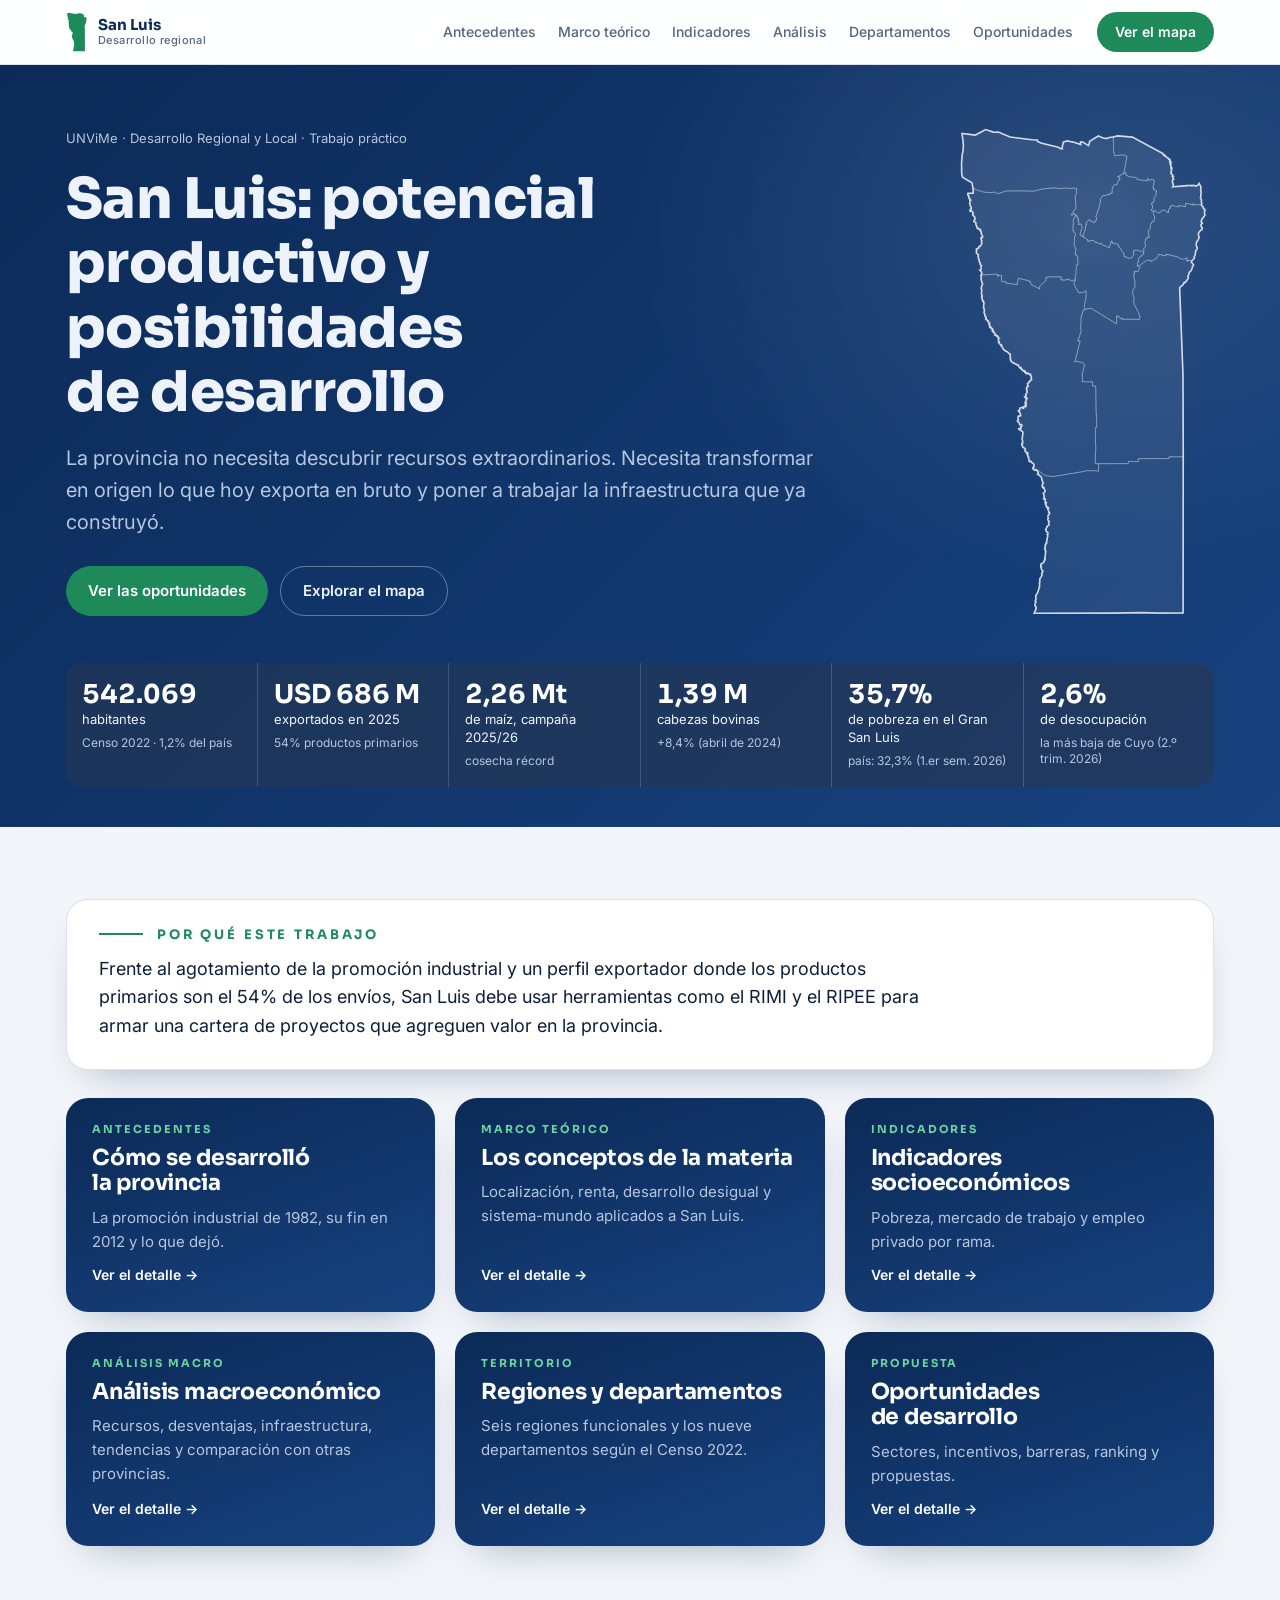
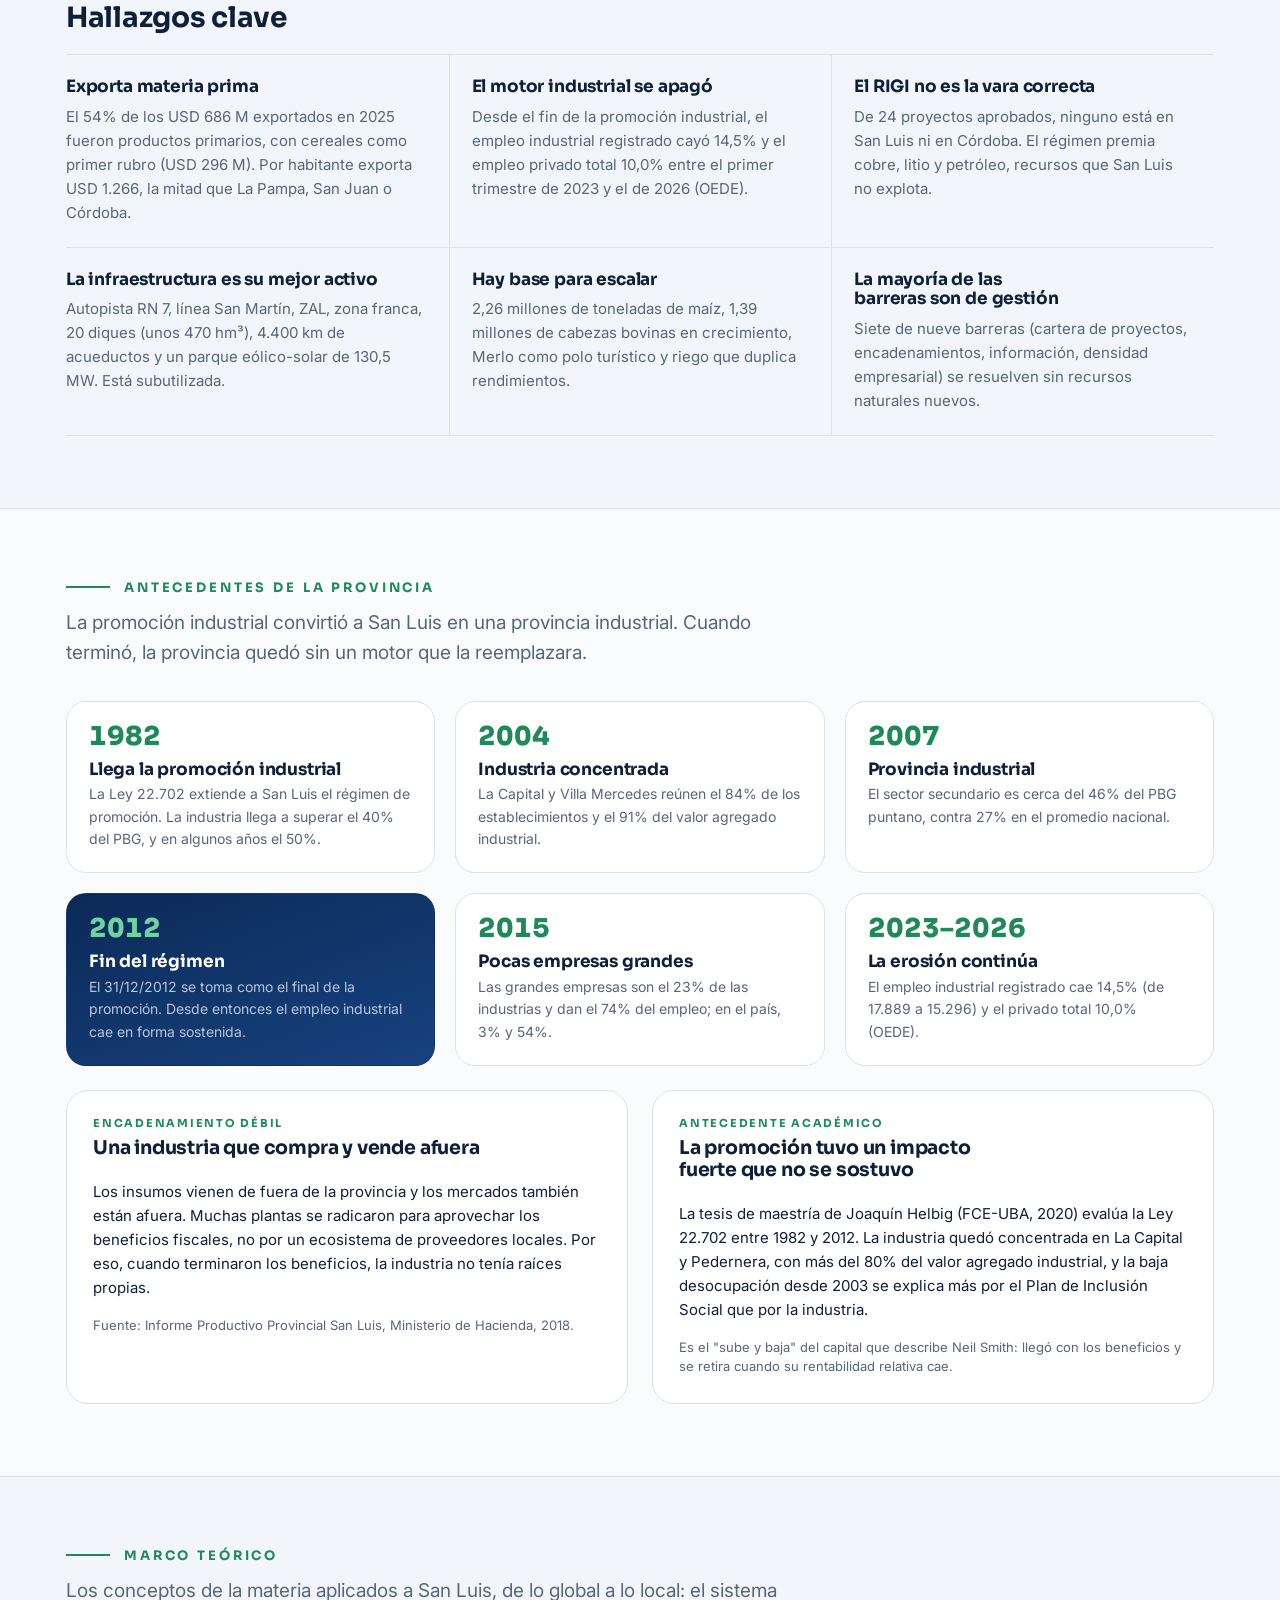
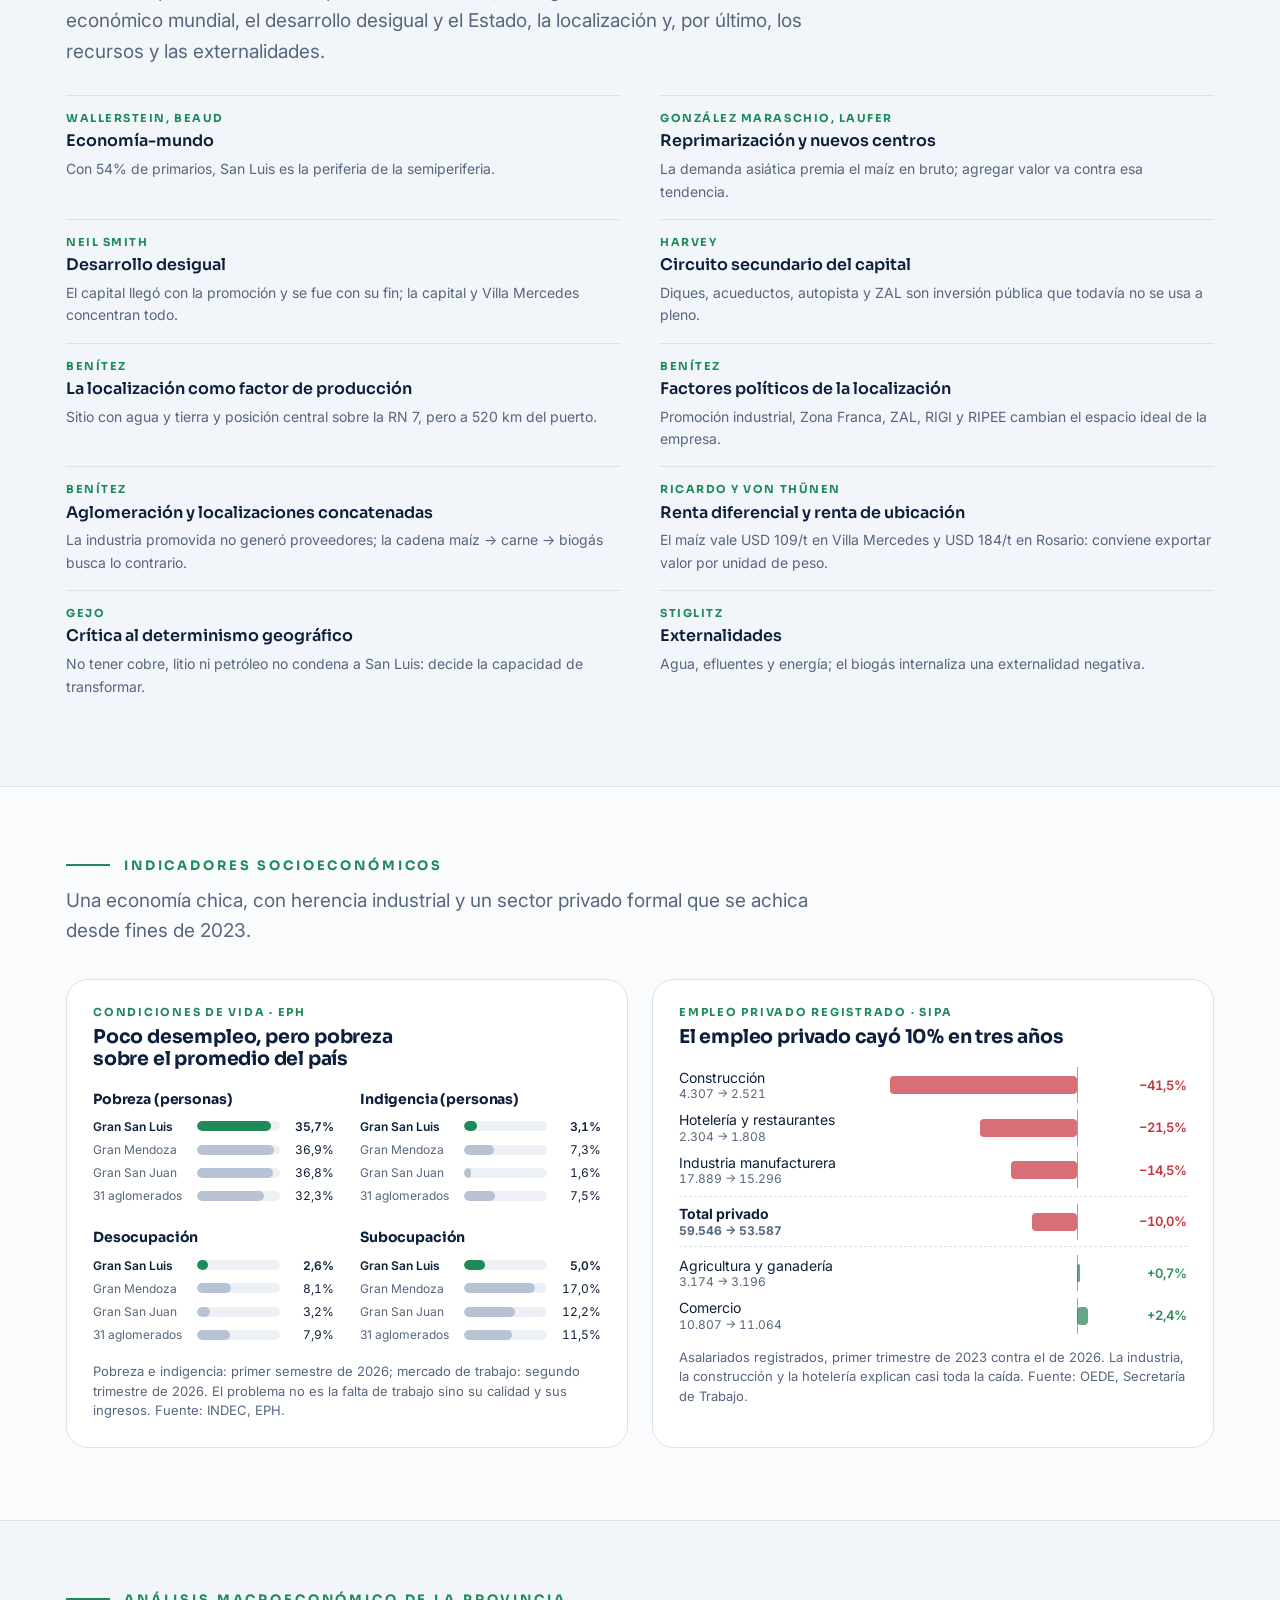
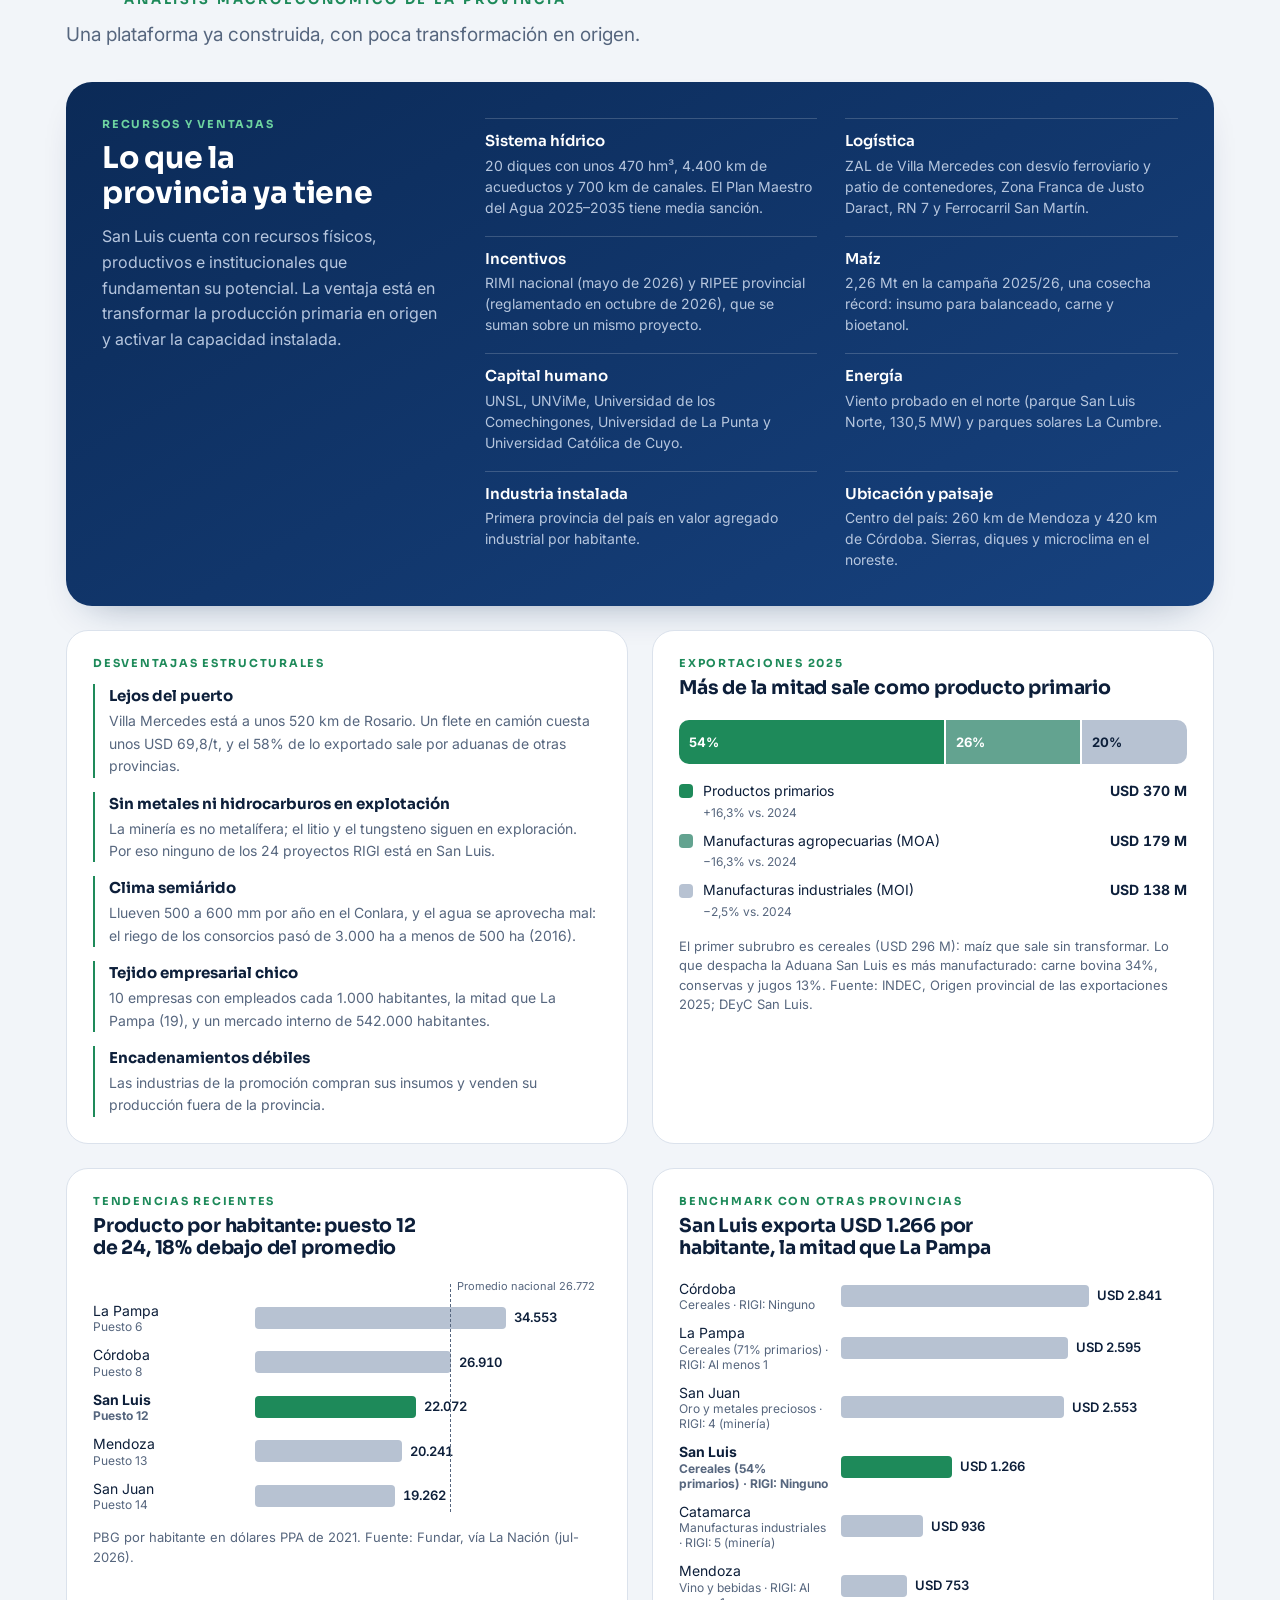
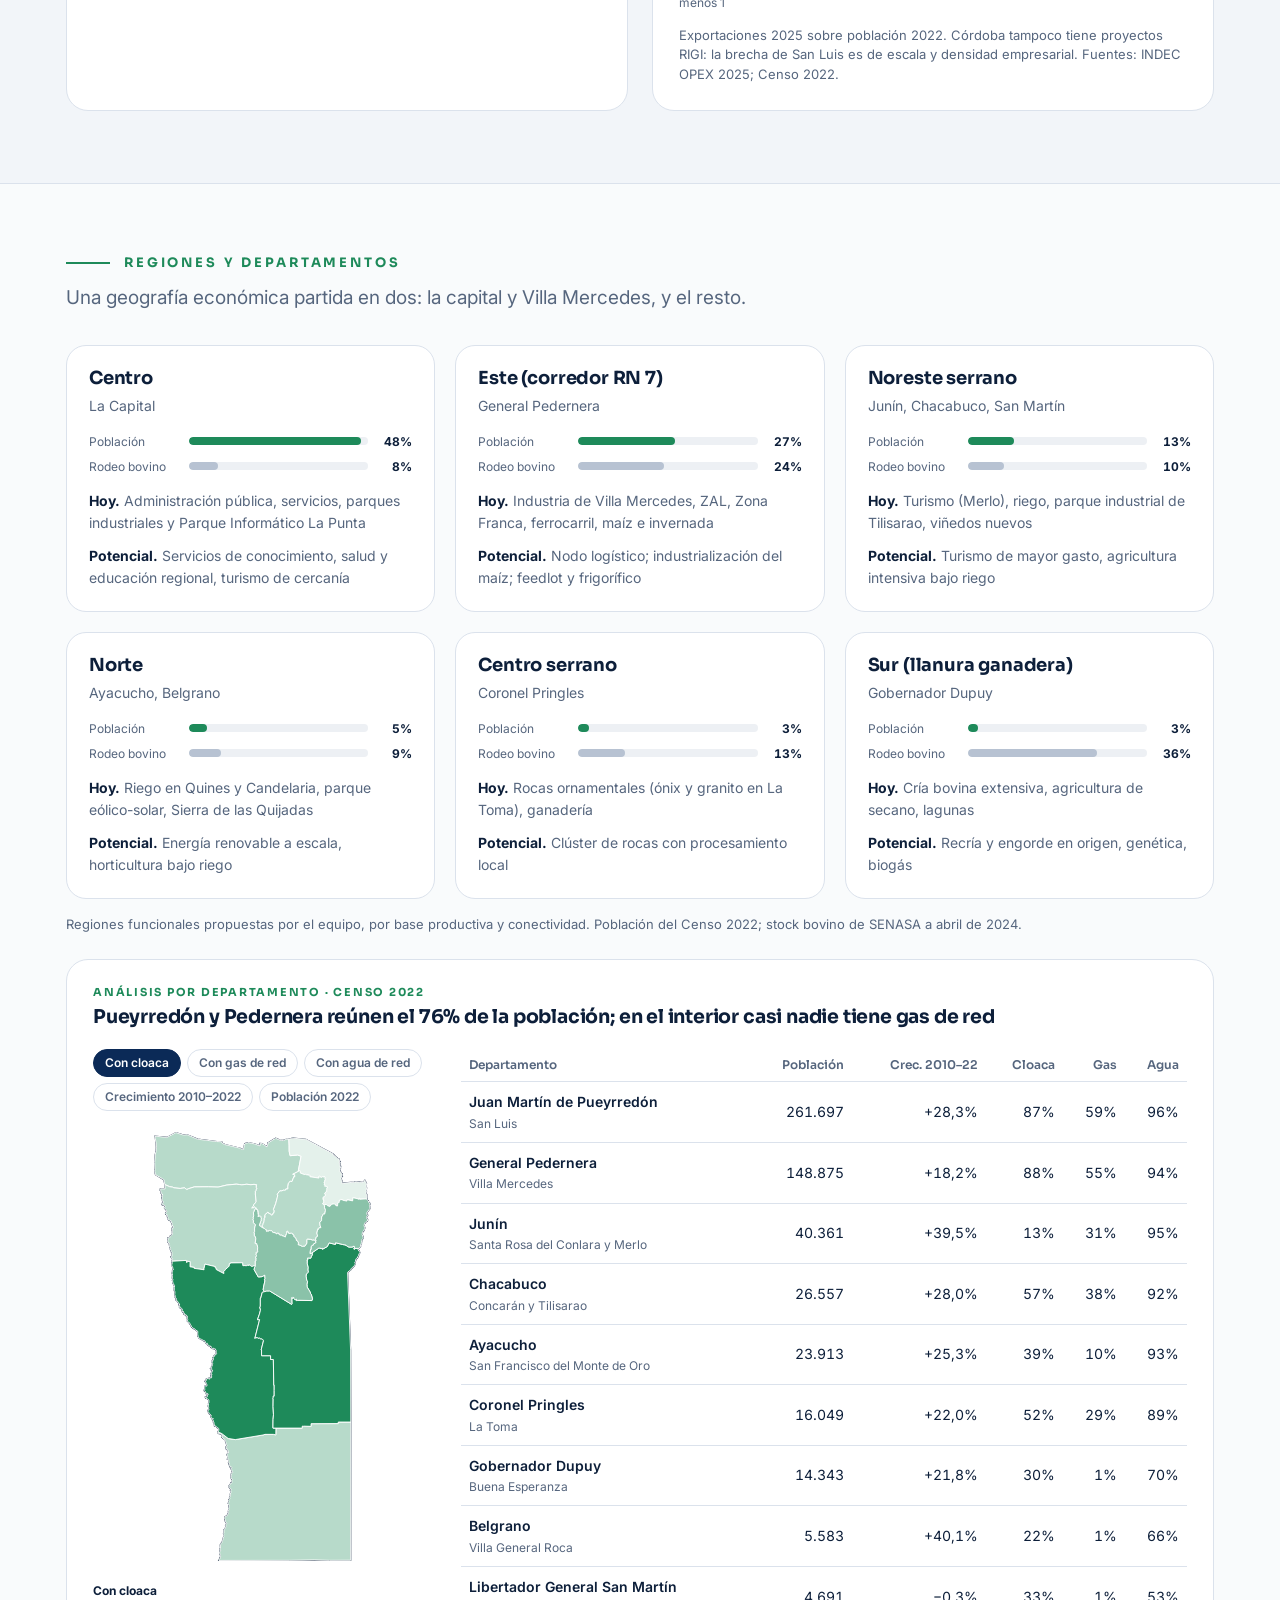
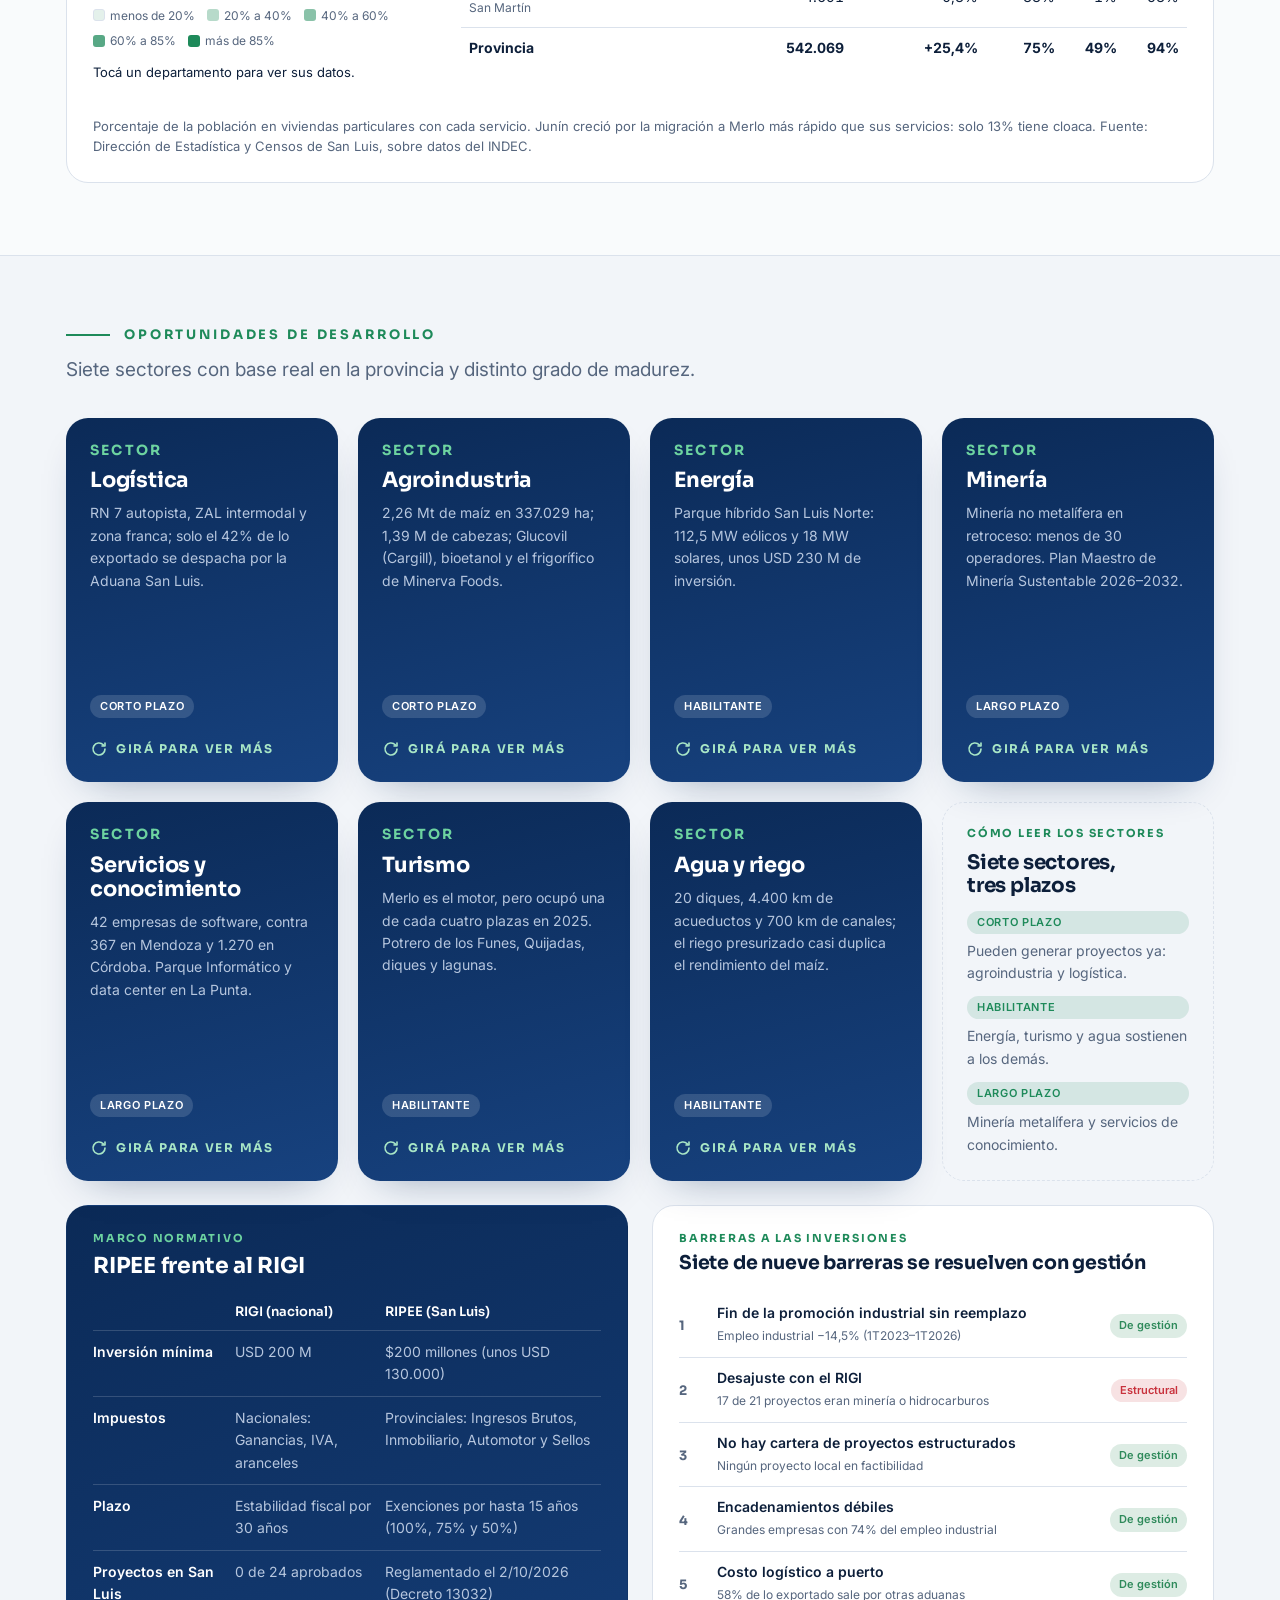
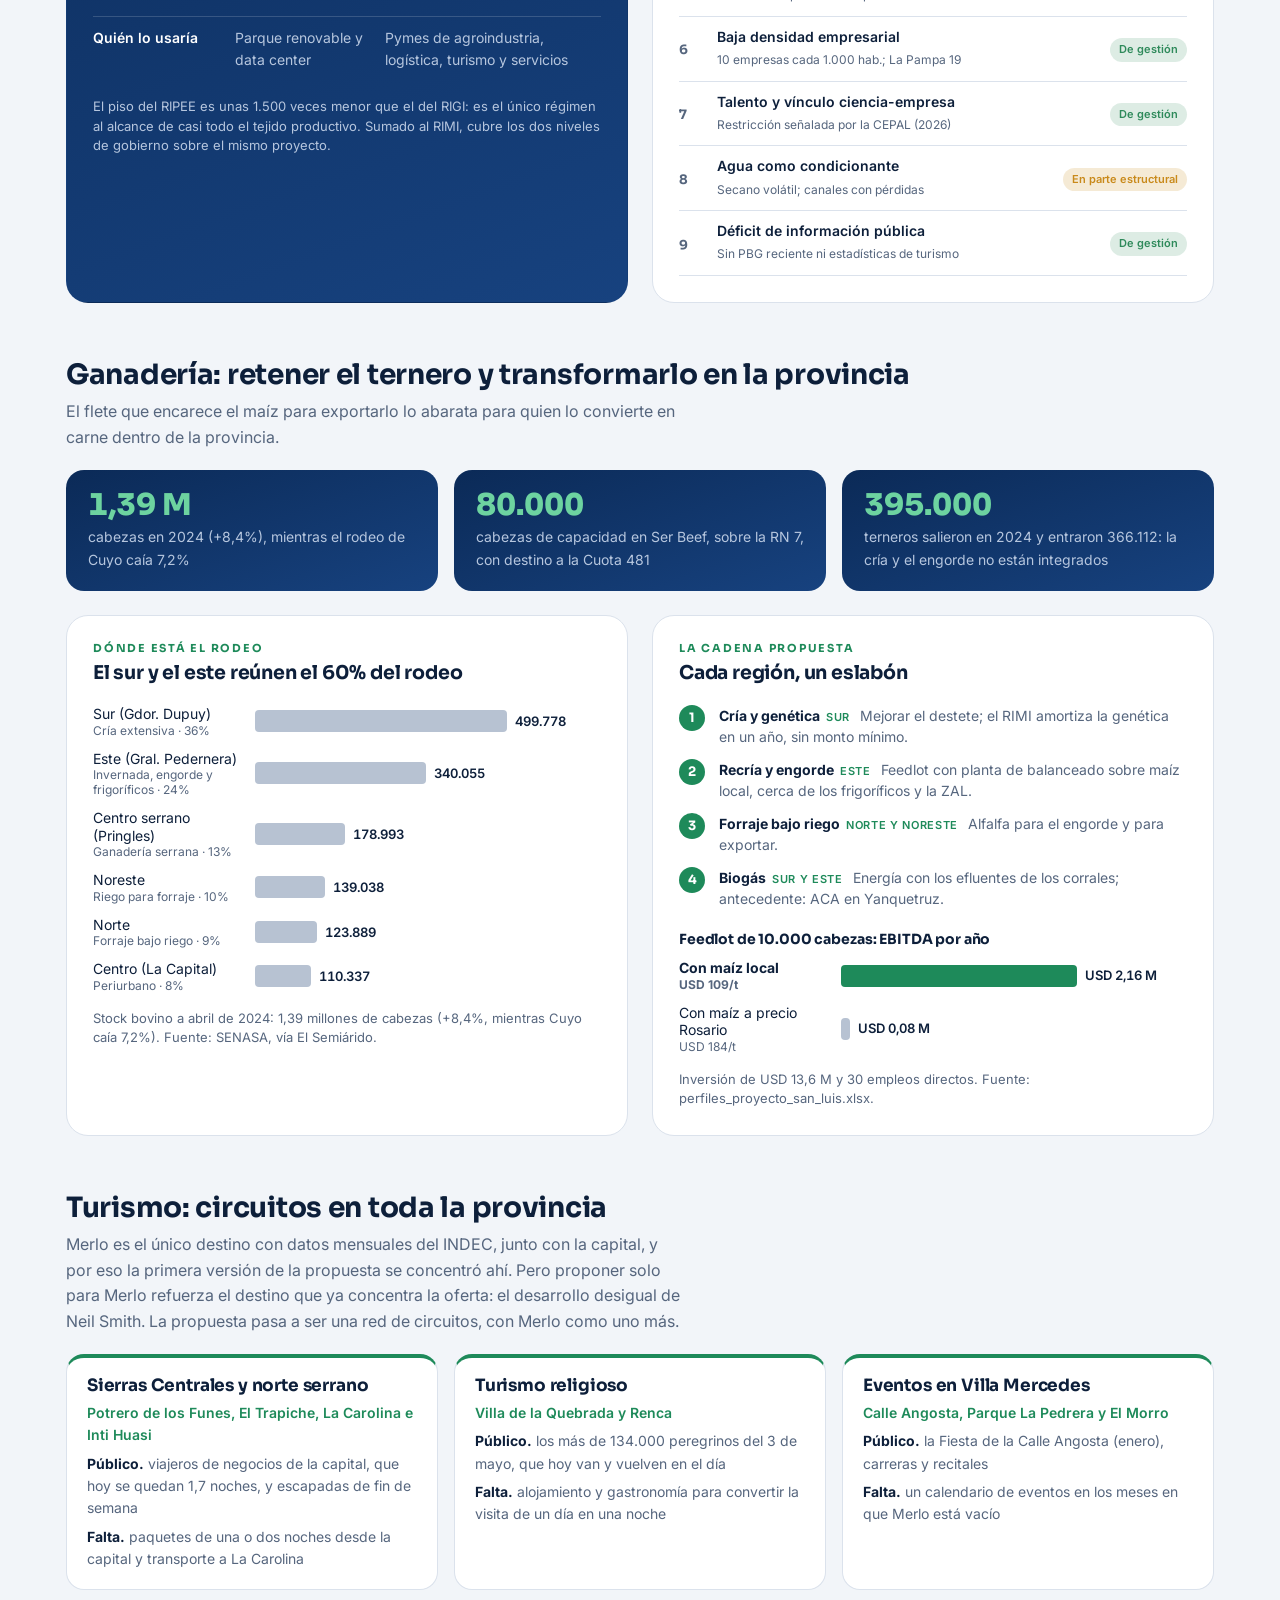
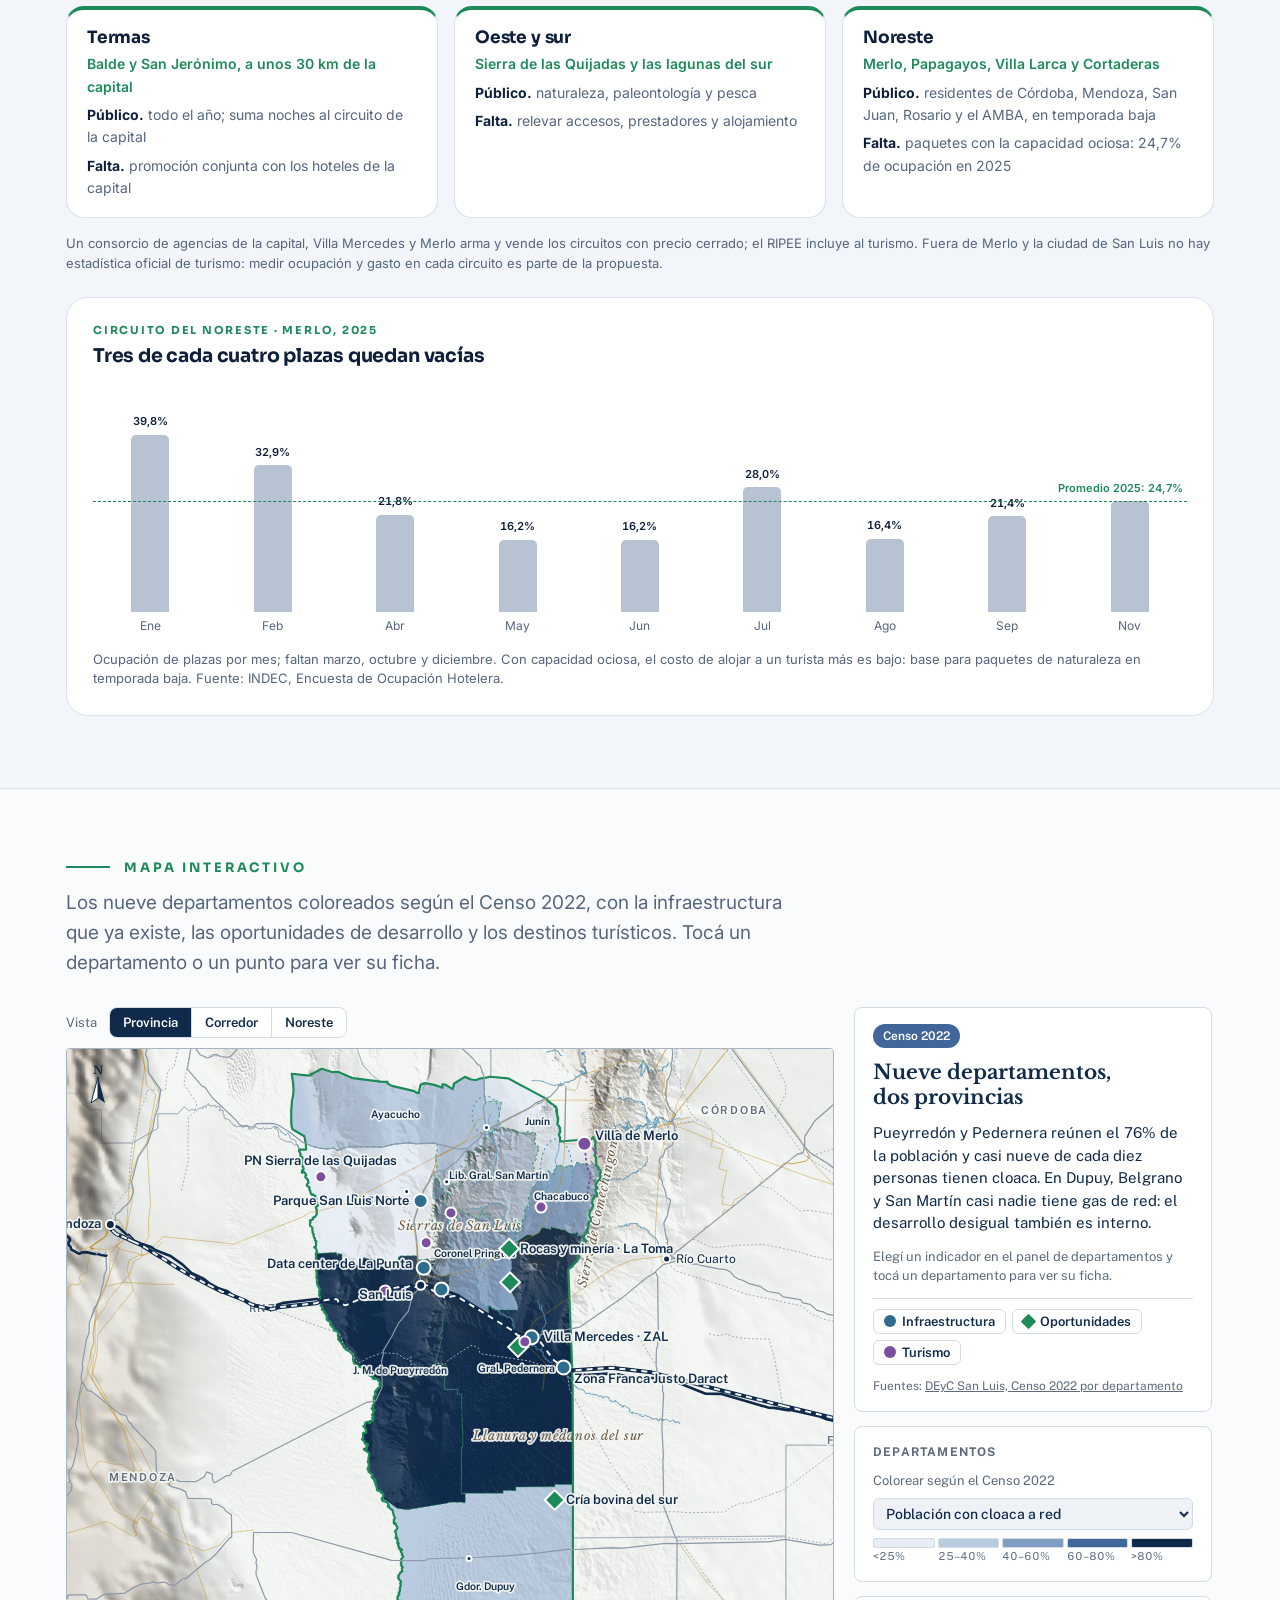
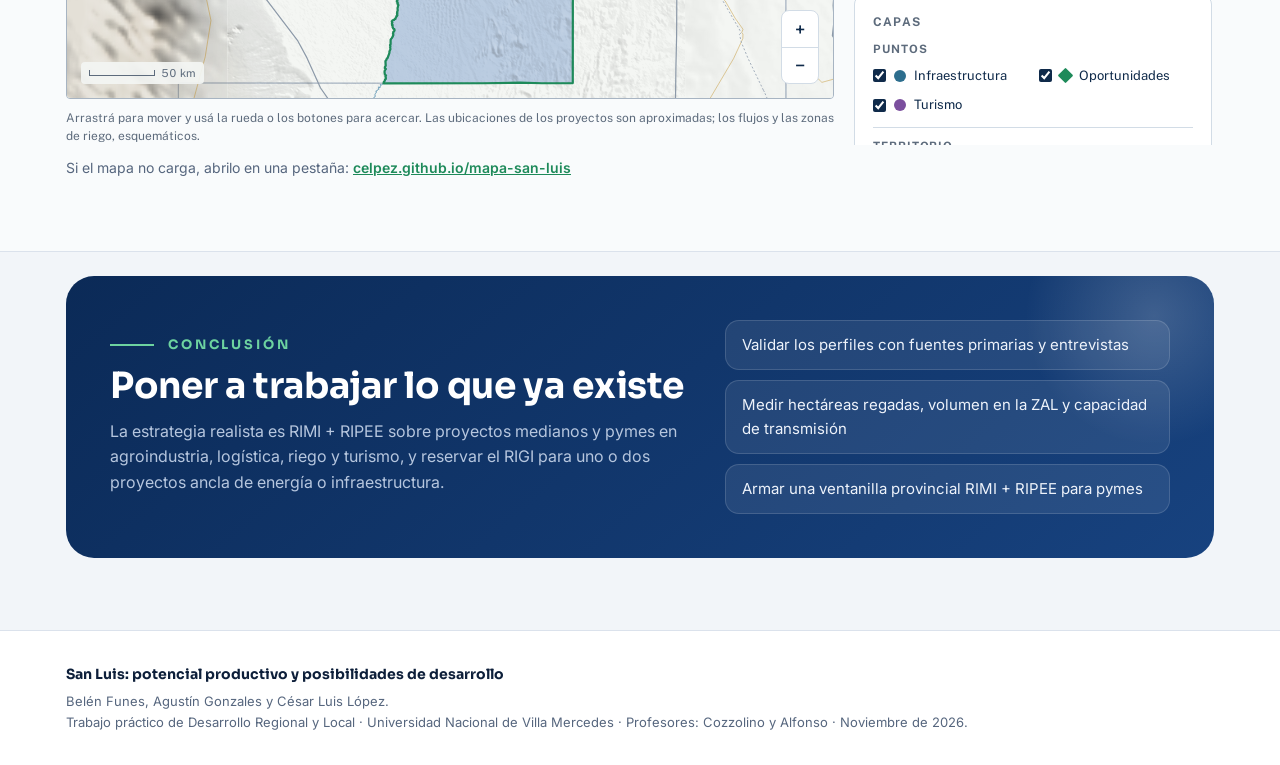
<file: sitio/index.html>
<!doctype html><html lang="es"><head><meta charset="utf-8"><meta name="viewport" content="width=device-width,initial-scale=1,viewport-fit=cover"><title>Potencial productivo de San Luis</title><link rel="icon" type="image/svg+xml" href="data:image/svg+xml,%3Csvg xmlns="http://www.w3.org/2000/svg" viewBox="0 0 64 64"%3E%3Crect width="64" height="64" rx="14" fill="#0F2A4A"/%3E%3Cpath d="M23.5,9.2L25.0,9.7L27.1,10.0L28.0,10.3L29.6,10.7L30.1,10.2L31.1,10.2L32.5,10.5L33.4,9.6L34.1,9.8L35.3,9.6L36.7,9.7L39.6,11.3L40.1,11.8L40.3,12.6L40.5,13.4L40.6,14.2L41.9,14.3L42.7,14.4L43.2,14.8L43.2,15.9L43.5,16.6L43.3,17.5L43.3,18.5L43.0,19.2L42.7,20.0L42.6,21.1L42.4,21.8L42.1,22.6L41.8,23.3L41.2,24.0L41.5,32.4L41.5,39.7L41.5,55.0L39.2,55.0L37.6,54.9L34.9,55.0L27.3,55.0L27.4,54.1L27.5,53.3L27.8,52.6L27.9,51.7L28.2,51.0L27.9,50.4L28.4,49.9L28.4,48.9L28.6,48.0L28.4,47.1L28.7,46.5L28.8,45.5L28.5,44.9L28.3,44.1L28.4,43.3L28.0,42.2L27.7,41.6L27.3,41.0L26.9,40.5L26.6,39.8L26.2,39.2L26.2,38.3L25.9,37.5L25.7,36.7L26.0,36.1L26.2,35.4L26.5,34.8L26.7,33.9L26.8,33.0L27.0,32.3L26.4,31.9L25.8,31.4L25.1,31.1L25.0,30.3L24.4,29.9L24.0,29.3L23.7,28.6L23.3,28.0L23.0,27.4L22.6,26.7L22.5,25.9L22.3,24.9L22.3,23.9L22.3,22.9L22.3,21.9L22.0,21.2L21.8,20.4L22.3,19.9L22.3,18.9L21.9,18.4L21.6,17.7L21.5,16.9L21.2,16.1L21.1,15.2L21.5,14.6L20.5,13.5L20.4,12.2L20.5,11.4L20.6,10.6L20.5,9.4L21.7,9.5L22.7,9.0L23.5,9.2Z" fill="#6DD3A0" stroke="#6DD3A0" stroke-width="1" stroke-linejoin="round"/%3E%3C/svg%3E"><link rel="apple-touch-icon" href="../apple-touch-icon.png"><style>:root{color-scheme:light}body{margin:0;font:14px system-ui}img{max-width:100%}[hidden]{display:none!important}</style></head><body><title>Potencial productivo de San Luis</title>
<link rel="icon" type="image/svg+xml" href="data:image/svg+xml,%3Csvg xmlns="http://www.w3.org/2000/svg" viewBox="0 0 64 64"%3E%3Crect width="64" height="64" rx="14" fill="#0F2A4A"/%3E%3Cpath d="M23.5,9.2L25.0,9.7L27.1,10.0L28.0,10.3L29.6,10.7L30.1,10.2L31.1,10.2L32.5,10.5L33.4,9.6L34.1,9.8L35.3,9.6L36.7,9.7L39.6,11.3L40.1,11.8L40.3,12.6L40.5,13.4L40.6,14.2L41.9,14.3L42.7,14.4L43.2,14.8L43.2,15.9L43.5,16.6L43.3,17.5L43.3,18.5L43.0,19.2L42.7,20.0L42.6,21.1L42.4,21.8L42.1,22.6L41.8,23.3L41.2,24.0L41.5,32.4L41.5,39.7L41.5,55.0L39.2,55.0L37.6,54.9L34.9,55.0L27.3,55.0L27.4,54.1L27.5,53.3L27.8,52.6L27.9,51.7L28.2,51.0L27.9,50.4L28.4,49.9L28.4,48.9L28.6,48.0L28.4,47.1L28.7,46.5L28.8,45.5L28.5,44.9L28.3,44.1L28.4,43.3L28.0,42.2L27.7,41.6L27.3,41.0L26.9,40.5L26.6,39.8L26.2,39.2L26.2,38.3L25.9,37.5L25.7,36.7L26.0,36.1L26.2,35.4L26.5,34.8L26.7,33.9L26.8,33.0L27.0,32.3L26.4,31.9L25.8,31.4L25.1,31.1L25.0,30.3L24.4,29.9L24.0,29.3L23.7,28.6L23.3,28.0L23.0,27.4L22.6,26.7L22.5,25.9L22.3,24.9L22.3,23.9L22.3,22.9L22.3,21.9L22.0,21.2L21.8,20.4L22.3,19.9L22.3,18.9L21.9,18.4L21.6,17.7L21.5,16.9L21.2,16.1L21.1,15.2L21.5,14.6L20.5,13.5L20.4,12.2L20.5,11.4L20.6,10.6L20.5,9.4L21.7,9.5L22.7,9.0L23.5,9.2Z" fill="#6DD3A0" stroke="#6DD3A0" stroke-width="1" stroke-linejoin="round"/%3E%3C/svg%3E">
<meta name="claude:viewport-fit-sides" content="cover">
<link rel="preconnect" href="https://fonts.googleapis.com">
<link rel="preconnect" href="https://fonts.gstatic.com" crossorigin>
<link rel="stylesheet" href="https://fonts.googleapis.com/css2?family=Inter:wght@400;500;600;700&family=Sora:wght@500;600;700;800&display=swap">
<style>/* Layout: light cool page, deep-navy feature cards with rounded 22px corners, red letter-spaced eyebrows with a rule, content in a 1180px column. */
:root {
  --bg: #f2f5f9;
  --surface: #ffffff;
  --ink: #0d1f3a;
  --muted: #56667e;
  --line: #dbe2ec;
  --navy: #0b2a57;
  --navy-2: #17427f;
  --on-navy: #eef3fb;
  --on-navy-muted: #b6c6de;
  --green: #1e8a5a;
  --accent: #1e8a5a;
  --grey: #b7c2d2;
  --good: #2f8a5b;
  --bad: #c8323d;
  --warn: #c98a1b;
  --shadow: 0 18px 40px -24px rgba(11, 42, 87, .45);
  --f-display: "Sora", "Segoe UI", system-ui, sans-serif;
  --f-body: "Inter", "Segoe UI", system-ui, sans-serif;
}
@media (prefers-color-scheme: dark) {
  :root:not([data-theme="light"]) {
    --bg: #0a1322; --surface: #111d31; --ink: #e6edf7; --muted: #9aaac1; --line: #22334f;
    --navy: #0f3068; --navy-2: #1b4a8f; --on-navy: #eef3fb; --on-navy-muted: #b9c8e0;
    --green: #5cc28c; --accent: #5cc28c; --grey: #44546e; --good: #5cc28c; --bad: #f06a73; --warn: #e8b04a;
    --shadow: 0 18px 40px -24px rgba(0, 0, 0, .7); color-scheme: dark;
  }
}
:root[data-theme="dark"] {
  --bg: #0a1322; --surface: #111d31; --ink: #e6edf7; --muted: #9aaac1; --line: #22334f;
  --navy: #0f3068; --navy-2: #1b4a8f; --on-navy: #eef3fb; --on-navy-muted: #b9c8e0;
  --green: #5cc28c; --accent: #5cc28c; --grey: #44546e; --good: #5cc28c; --bad: #f06a73; --warn: #e8b04a;
  --shadow: 0 18px 40px -24px rgba(0, 0, 0, .7); color-scheme: dark;
}

* { box-sizing: border-box; }
html { scroll-behavior: smooth; scroll-padding-top: 84px; }
@media (prefers-reduced-motion: reduce) { html { scroll-behavior: auto; } }
body { background: var(--bg); color: var(--ink); font: 400 16px/1.6 var(--f-body); -webkit-font-smoothing: antialiased; }
body::before { content: ""; position: fixed; inset: 0 0 auto; height: env(safe-area-inset-top, 0px); z-index: 30; background: var(--surface); }
h1, h2, h3, h4 { font-family: var(--f-display); line-height: 1.15; margin: 0; text-wrap: balance; letter-spacing: -.01em; }
p { margin: 0; }
a { color: inherit; }
:focus-visible { outline: 3px solid var(--accent); outline-offset: 3px; border-radius: 6px; }
.wrap { max-width: 1180px; margin: 0 auto; padding-left: max(16px, env(safe-area-inset-left, 0px)); padding-right: max(16px, env(safe-area-inset-right, 0px)); }

/* top bar */
.top { position: sticky; top: env(safe-area-inset-top, 0px); z-index: 20; background: color-mix(in srgb, var(--surface) 92%, transparent); backdrop-filter: blur(10px); border-bottom: 1px solid var(--line); }
.top-in { display: flex; align-items: center; gap: 24px; padding-block: 12px; }
.brand { display: flex; align-items: center; gap: 10px; text-decoration: none; font: 700 15px/1.1 var(--f-display); color: var(--navy); }
:root[data-theme="dark"] .brand { color: var(--on-navy); }
@media (prefers-color-scheme: dark) { :root:not([data-theme="light"]) .brand { color: var(--on-navy); } }
.brand svg { width: 22px; height: 40px; }
.brand svg path { fill: var(--accent); }
.brand small { display: block; font: 500 11px/1.3 var(--f-body); color: var(--muted); letter-spacing: .04em; }
.top nav { display: flex; gap: 22px; margin-left: auto; font-size: 14px; font-weight: 500; }
.top nav a { text-decoration: none; color: var(--muted); }
.top nav a:hover { color: var(--ink); }
.cta { text-decoration: none; background: var(--green); color: #fff; font-weight: 600; font-size: 14px; padding: 9px 18px; border-radius: 999px; white-space: nowrap; }
@media (max-width: 860px) { .top nav { display: none; } .cta { margin-left: auto; } }

/* hero */
.hero { background: linear-gradient(135deg, var(--navy) 0%, var(--navy-2) 100%); color: var(--on-navy); padding-block: 56px 40px; position: relative; overflow: hidden; }
.hero::after { content: ""; position: absolute; inset: 0; background: radial-gradient(60% 80% at 85% 20%, rgba(255,255,255,.10), transparent 60%); pointer-events: none; }
.hero-in { display: grid; grid-template-columns: minmax(0, 1fr) 260px; gap: 40px; align-items: center; position: relative; z-index: 1; }
.crumbs { font-size: 13px; color: var(--on-navy-muted); margin-bottom: 18px; }
.hero h1 { font-size: clamp(32px, 5vw, 56px); font-weight: 800; max-width: 16ch; }
.lede { margin-top: 18px; font-size: clamp(17px, 1.6vw, 20px); color: var(--on-navy-muted); max-width: 58ch; }
.hero-cta { display: flex; flex-wrap: wrap; gap: 12px; margin-top: 28px; }
.btn { display: inline-flex; align-items: center; text-decoration: none; font-weight: 600; font-size: 15px; padding: 12px 22px; border-radius: 999px; }
.btn-red { background: var(--green); color: #fff; }
.btn-ghost { border: 1px solid rgba(255,255,255,.35); color: var(--on-navy); }
.btn-ghost:hover { background: rgba(255,255,255,.08); }
.hero-map { width: 100%; max-width: 260px; height: auto; justify-self: end; }
.hm-sl { fill: rgba(255,255,255,.07); stroke: rgba(255,255,255,.75); stroke-width: 1.4; }
.hm-d { fill: none; stroke: rgba(255,255,255,.35); stroke-width: .6; }
@media (max-width: 760px) { .hero-in { grid-template-columns: 1fr; } .hero-map { display: none; } }
.kpis { list-style: none; margin: 40px 0 0; padding: 0; display: grid; grid-template-columns: repeat(6, minmax(0, 1fr)); gap: 1px; background: rgba(255,255,255,.16); border-radius: 18px; overflow: hidden; position: relative; z-index: 1; }
.kpis li { background: rgba(8, 28, 60, .55); padding: 18px 16px; display: flex; flex-direction: column; gap: 2px; min-width: 0; }
.kpis b { font: 700 clamp(20px, 2.2vw, 26px)/1.1 var(--f-display); font-variant-numeric: tabular-nums; color: #fff; }
.kpis span { font-size: 13px; color: var(--on-navy); line-height: 1.35; }
.kpis small { font-size: 12px; color: var(--on-navy-muted); line-height: 1.35; margin-top: 4px; }
@media (max-width: 980px) { .kpis { grid-template-columns: repeat(3, minmax(0, 1fr)); } }
@media (max-width: 520px) { .kpis { grid-template-columns: repeat(2, minmax(0, 1fr)); } }

/* sections */
.sec { padding-block: 72px; }
.sec.alt { background: color-mix(in srgb, var(--surface) 55%, var(--bg)); border-block: 1px solid var(--line); }
.eyebrow { display: flex; align-items: center; gap: 14px; color: var(--green); font: 700 13px/1 var(--f-display); letter-spacing: .22em; text-transform: uppercase; }
.eyebrow span { width: 44px; height: 2px; background: currentColor; flex: none; }
.eyebrow.light { color: #6dd3a0; }
.sub { margin-top: 14px; font-size: 19px; color: var(--muted); max-width: 62ch; }
.sub.tight { margin-top: 8px; font-size: 16px; }
.h2 { font-size: 28px; margin-top: 56px; }
.h3 { font-size: 22px; margin-top: 40px; }
.kicker { display: block; font: 700 11px/1.2 var(--f-display); letter-spacing: .16em; text-transform: uppercase; color: var(--accent); }
.kicker.red { color: var(--green); }
.note { margin-top: 16px; font-size: 13px; color: var(--muted); line-height: 1.5; }

.why { background: var(--surface); border: 1px solid var(--line); border-radius: 22px; padding: 28px 32px; box-shadow: var(--shadow); }
.why-p { margin-top: 14px; font-size: 18px; max-width: 75ch; }
.ejes3 { display: grid; grid-template-columns: repeat(3, minmax(0, 1fr)); gap: 20px; margin-top: 28px; }
.eje-card { text-decoration: none; background: linear-gradient(160deg, var(--navy), var(--navy-2)); color: var(--on-navy); border-radius: 22px; padding: 26px; display: flex; flex-direction: column; gap: 10px; min-height: 200px; box-shadow: var(--shadow); transition: transform .2s ease; }
.eje-card:hover { transform: translateY(-3px); }
.eje-card h3 { font-size: 22px; color: #fff; }
.eje-card p { color: var(--on-navy-muted); font-size: 15px; }
.ec-k { font: 700 11px/1 var(--f-display); letter-spacing: .18em; text-transform: uppercase; color: #6dd3a0; }
.ec-go { margin-top: auto; font-weight: 600; font-size: 14px; color: #fff; }
@media (prefers-reduced-motion: reduce) { .eje-card { transition: none; } .eje-card:hover { transform: none; } }
@media (max-width: 820px) { .ejes3 { grid-template-columns: 1fr; } .eje-card { min-height: 0; } }
.finds { display: grid; grid-template-columns: repeat(3, minmax(0, 1fr)); gap: 0; margin-top: 20px; border-top: 1px solid var(--line); }
.finds article { padding: 22px 22px 22px 0; border-bottom: 1px solid var(--line); min-width: 0; }
.finds article + article { padding-left: 0; }
.finds h3 { font-size: 17px; margin-bottom: 8px; }
.finds p { font-size: 15px; color: var(--muted); }
@media (min-width: 821px) { .finds article:not(:nth-child(3n+1)) { padding-left: 22px; border-left: 1px solid var(--line); } }
@media (max-width: 820px) { .finds { grid-template-columns: 1fr; } }

.feature { margin-top: 32px; background: linear-gradient(150deg, var(--navy), var(--navy-2)); color: var(--on-navy); border-radius: 26px; padding: 36px; display: grid; grid-template-columns: minmax(0, .8fr) minmax(0, 1.6fr); gap: 36px; box-shadow: var(--shadow); }
.feature .kicker { color: #6dd3a0; }
.feature h2 { font-size: 30px; margin-top: 10px; color: #fff; }
.ft-txt p { margin-top: 14px; color: var(--on-navy-muted); }
.ft-grid { display: grid; grid-template-columns: repeat(2, minmax(0, 1fr)); gap: 18px 28px; margin: 0; }
.ft-grid div { border-top: 1px solid rgba(255,255,255,.18); padding-top: 12px; min-width: 0; }
.ft-grid dt { font: 600 15px/1.3 var(--f-display); color: #fff; }
.ft-grid dd { margin: 4px 0 0; font-size: 14px; color: var(--on-navy-muted); line-height: 1.5; }
@media (max-width: 860px) { .feature { grid-template-columns: 1fr; padding: 26px; } .ft-grid { grid-template-columns: 1fr; } }

.two { display: grid; grid-template-columns: repeat(2, minmax(0, 1fr)); gap: 24px; margin-top: 24px; }
@media (max-width: 900px) { .two { grid-template-columns: 1fr; } }
.panel { background: var(--surface); border: 1px solid var(--line); border-radius: 22px; padding: 26px; min-width: 0; }
.panel.wide { margin-top: 24px; }
.panel.navy { background: linear-gradient(160deg, var(--navy), var(--navy-2)); color: var(--on-navy); border-color: transparent; }
.panel.navy .kicker { color: #6dd3a0; }
.panel.navy h3 { color: #fff; font-size: 22px; margin: 8px 0 16px; }
.panel.navy .note { color: var(--on-navy-muted); }
.ch-t { font-size: 19px; margin: 8px 0 20px; }
.dlist { list-style: none; margin: 14px 0 0; padding: 0; display: grid; gap: 14px; }
.dlist li { display: grid; gap: 2px; padding-left: 14px; border-left: 2px solid var(--green); }
.dlist b { font-family: var(--f-display); font-size: 15px; }
.dlist span { font-size: 14px; color: var(--muted); }

/* stacked bar */
.st-bar { display: flex; height: 44px; border-radius: 10px; overflow: hidden; gap: 2px; }
.st-s { display: flex; align-items: center; padding-left: 10px; color: #fff; font-size: 13px; min-width: 0; }
.st-s.s0 { background: var(--accent); }
.st-s.s1 { background: color-mix(in srgb, var(--accent) 55%, var(--grey)); }
.st-s.s2 { background: var(--grey); color: var(--ink); }
.st-leg { list-style: none; margin: 16px 0 0; padding: 0; display: grid; gap: 8px; font-size: 14px; }
.st-leg li { display: grid; grid-template-columns: 14px minmax(0, 1fr) auto; gap: 4px 10px; align-items: center; }
.st-leg b { font-variant-numeric: tabular-nums; }
.st-leg em { grid-column: 2 / -1; font-style: normal; font-size: 12px; color: var(--muted); margin-top: -4px; }
.sw { width: 14px; height: 14px; border-radius: 4px; }
.sw.s0 { background: var(--accent); } .sw.s1 { background: color-mix(in srgb, var(--accent) 55%, var(--grey)); } .sw.s2 { background: var(--grey); }

/* EPH small multiples */
.eph { display: grid; grid-template-columns: repeat(2, minmax(0, 1fr)); gap: 22px 26px; }
.eph h4 { font-size: 14px; margin-bottom: 8px; }
.eb { display: grid; grid-template-columns: 96px minmax(0, 1fr) 46px; gap: 8px; align-items: center; font-size: 12px; color: var(--muted); padding-block: 2px; }
.eb-t { height: 10px; background: color-mix(in srgb, var(--grey) 25%, transparent); border-radius: 5px; overflow: hidden; }
.eb-b { display: block; height: 100%; background: var(--grey); border-radius: 5px; }
.eb-v { text-align: right; font-variant-numeric: tabular-nums; color: var(--ink); }
.eb.is-accent { color: var(--ink); font-weight: 600; }
.eb.is-accent .eb-b { background: var(--accent); }
@media (max-width: 520px) { .eph { grid-template-columns: 1fr; } }

/* diverging */
.div-chart { display: grid; gap: 10px; }
.dc-row { display: grid; grid-template-columns: minmax(0, 170px) minmax(0, 1fr) 60px; gap: 12px; align-items: center; }
.dc-l { font-size: 14px; line-height: 1.25; }
.dc-l small { display: block; font-size: 12px; color: var(--muted); font-variant-numeric: tabular-nums; }
.dc-track { position: relative; height: 24px; }
.dc-track::before { content: ""; position: absolute; left: 85%; top: -6px; bottom: -6px; width: 1px; background: var(--muted); opacity: .6; }
.dc-b { position: absolute; top: 3px; height: 18px; width: var(--w); border-radius: 4px; }
.dc-b.neg { right: 15%; background: color-mix(in srgb, var(--bad) 70%, transparent); }
.dc-b.pos { left: 85%; background: color-mix(in srgb, var(--good) 75%, transparent); }
.dc-v { font-size: 13px; font-weight: 600; font-variant-numeric: tabular-nums; text-align: right; }
.dc-v.neg { color: var(--bad); } .dc-v.pos { color: var(--good); }
.dc-row.is-total .dc-l { font-weight: 700; }
.dc-row.is-total { border-block: 1px dashed var(--line); padding-block: 8px; }
@media (max-width: 520px) { .dc-row { grid-template-columns: minmax(0, 116px) minmax(0, 1fr) 54px; gap: 8px; } }

/* horizontal bars */
.hbars { position: relative; display: grid; gap: 12px; }
.hb { display: grid; grid-template-columns: minmax(0, 150px) minmax(0, 1fr); gap: 12px; align-items: center; }
.hb-l { font-size: 14px; line-height: 1.25; }
.hb-l small { display: block; font-size: 12px; color: var(--muted); }
.hb-t { height: 22px; display: flex; align-items: center; min-width: 0; }
.hb-b { flex: none; height: 100%; width: calc((100% - 84px) * var(--f)); background: var(--grey); border-radius: 4px; }
.hb-v { margin-left: 8px; font-size: 13px; font-weight: 600; font-variant-numeric: tabular-nums; white-space: nowrap; }
.hb.is-accent .hb-l { font-weight: 700; }
.hb.is-accent .hb-b { background: var(--accent); }
.hbars:has(.hb-ref) { padding-top: 22px; }
.hb-ref { position: absolute; top: 4px; bottom: 0; left: calc(162px + (100% - 162px - 84px) * var(--xf)); border-left: 1.5px dashed var(--muted); z-index: 1; pointer-events: none; }
.hb-ref span { position: absolute; top: -6px; left: 6px; font-size: 11px; color: var(--muted); white-space: nowrap; }
@media (max-width: 520px) { .hb { grid-template-columns: minmax(0, 110px) minmax(0, 1fr); } .hb-ref { left: calc(122px + (100% - 122px - 84px) * var(--xf)); } }

/* vertical columns (Merlo) */
.vchart { --plot: 200px; }
.vc-plot { position: relative; display: grid; grid-template-columns: repeat(9, minmax(0, 1fr)); gap: 8px; padding-top: 24px; }
.vc { display: flex; flex-direction: column; align-items: center; gap: 6px; min-width: 0; }
.vc-bw { height: var(--plot); width: 100%; display: flex; flex-direction: column; justify-content: flex-end; align-items: center; gap: 4px; }
.vc-b { width: 100%; max-width: 38px; background: var(--grey); border-radius: 5px 5px 0 0; }
.vc-v { font-size: 11px; font-weight: 600; font-variant-numeric: tabular-nums; white-space: nowrap; }
.vc-l { font-size: 12px; color: var(--muted); line-height: 16px; }
.vc-refline { position: absolute; left: 0; right: 0; bottom: calc(22px + var(--plot) * var(--ref) / 100); border-top: 1.5px dashed var(--accent); z-index: 1; pointer-events: none; }
.vc-refline span { position: absolute; right: 0; top: -22px; font-size: 11px; font-weight: 600; color: var(--accent); background: var(--surface); padding: 0 4px; border-radius: 4px; }
@media (max-width: 520px) { .vc-v { font-size: 9px; } .vc-plot { gap: 4px; } }

/* ranking */
.rank { list-style: none; margin: 0; padding: 0; display: grid; gap: 4px; }
.rk { display: grid; grid-template-columns: 34px minmax(0, 1fr) 52px; gap: 14px; align-items: center; padding: 10px 0; border-bottom: 1px solid var(--line); }
.rk-n { width: 30px; height: 30px; border-radius: 50%; display: grid; place-items: center; font: 700 13px/1 var(--f-display); background: color-mix(in srgb, var(--grey) 35%, transparent); }
.rk.is-accent .rk-n { background: var(--accent); color: #fff; }
.rk-m b { font-size: 15px; font-weight: 600; }
.rk-tags { display: flex; flex-wrap: wrap; gap: 6px; margin: 4px 0 8px; }
.rk-tags em { font-style: normal; font-size: 11px; color: var(--muted); border: 1px solid var(--line); border-radius: 999px; padding: 1px 8px; }
.rk-t { display: block; height: 8px; border-radius: 4px; background: color-mix(in srgb, var(--grey) 25%, transparent); }
.rk-b { display: block; height: 100%; border-radius: 4px; background: var(--grey); }
.rk.is-accent .rk-b { background: var(--accent); }
.rk-v { font: 700 18px/1 var(--f-display); text-align: right; font-variant-numeric: tabular-nums; }

/* flip cards */
.flips { display: grid; grid-template-columns: repeat(4, minmax(0, 1fr)); gap: 20px; margin-top: 32px; }
@media (max-width: 1060px) { .flips { grid-template-columns: repeat(2, minmax(0, 1fr)); } }
@media (max-width: 560px) { .flips { grid-template-columns: 1fr; } }
.flip-key { border: 1px dashed var(--line); border-radius: 22px; padding: 24px; display: flex; flex-direction: column; gap: 10px; min-width: 0; }
.flip-key h3 { font-size: 20px; }
.flip-key ul { list-style: none; margin: 4px 0 0; padding: 0; display: grid; gap: 12px; font-size: 14px; color: var(--muted); }
.flip-key li { display: grid; gap: 6px; }
.flip-key .pill { margin-top: 0; background: color-mix(in srgb, var(--accent) 14%, transparent); color: var(--accent); }
.flip { position: relative; display: grid; perspective: 1200px; }
.face { grid-area: 1 / 1; border-radius: 22px; padding: 24px 24px 64px; backface-visibility: hidden; -webkit-backface-visibility: hidden; transition: transform .6s cubic-bezier(.2,.7,.2,1); display: flex; flex-direction: column; gap: 10px; min-width: 0; }
.front { background: linear-gradient(165deg, var(--navy), var(--navy-2)); color: var(--on-navy); box-shadow: var(--shadow); }
.front .kicker, .back .kicker { color: #6dd3a0; }
.front h3, .back h3 { font-size: 21px; color: #fff; }
.front p { font-size: 14px; color: var(--on-navy-muted); }
.back { background: var(--green); color: #fff; transform: rotateY(180deg); }
.back .kicker { color: rgba(255,255,255,.8); }
.back ul { margin: 0; padding-left: 18px; font-size: 14px; display: grid; gap: 6px; }
.flip.flipped .front { transform: rotateY(-180deg); }
.flip.flipped .back { transform: rotateY(0); }
.pill { align-self: flex-start; font: 600 11px/1 var(--f-body); letter-spacing: .06em; text-transform: uppercase; background: rgba(255,255,255,.14); color: #fff; padding: 6px 10px; border-radius: 999px; margin-top: auto; }
.flipbtn { position: absolute; left: 24px; bottom: 20px; z-index: 2; display: inline-flex; align-items: center; gap: 8px; background: none; border: 0; padding: 4px 0; color: #a8e6c6; font: 700 12px/1 var(--f-display); letter-spacing: .14em; text-transform: uppercase; cursor: pointer; }
.flip.flipped .flipbtn { color: #fff; }
.flipbtn svg { width: 18px; height: 18px; fill: none; stroke: currentColor; stroke-width: 2.2; stroke-linecap: round; stroke-linejoin: round; }
.front .pill { margin-bottom: 0; }
@media (prefers-reduced-motion: reduce) { .face { transition: none; } }

/* comparison table */
.tablewrap { overflow-x: auto; }
.cmp { width: 100%; border-collapse: collapse; font-size: 14px; min-width: 420px; }
.cmp th, .cmp td { text-align: left; padding: 10px 10px 10px 0; vertical-align: top; border-top: 1px solid rgba(255,255,255,.16); }
.cmp thead th { border-top: 0; font: 600 13px/1.2 var(--f-display); color: #fff; }
.cmp tbody th { font-weight: 600; color: #fff; width: 28%; }
.cmp td { color: var(--on-navy-muted); }

/* barriers */
.barr { list-style: none; margin: 0; padding: 0; display: grid; gap: 2px; }
.br { display: grid; grid-template-columns: 26px minmax(0, 1fr) auto; gap: 12px; align-items: center; padding: 9px 0; border-bottom: 1px solid var(--line); }
.br-n { font: 700 13px/1 var(--f-display); color: var(--muted); }
.br b { font-size: 14px; font-weight: 600; display: block; line-height: 1.3; }
.br small { font-size: 12px; color: var(--muted); }
.chip { font-size: 11px; font-weight: 600; padding: 3px 9px; border-radius: 999px; white-space: nowrap; }
.chip-g { background: color-mix(in srgb, var(--good) 16%, transparent); color: var(--good); }
.chip-s { background: color-mix(in srgb, var(--bad) 14%, transparent); color: var(--bad); }
.chip-p { background: color-mix(in srgb, var(--warn) 18%, transparent); color: var(--warn); }
@media (max-width: 520px) { .br { grid-template-columns: 22px minmax(0, 1fr); } .br .chip { grid-column: 2; justify-self: start; } }

/* ejes */
.ejes { display: grid; grid-template-columns: repeat(3, minmax(0, 1fr)); gap: 20px; margin-top: 22px; }
.eje { background: var(--surface); border: 1px solid var(--line); border-radius: 22px; padding: 24px; display: flex; flex-direction: column; gap: 10px; min-width: 0; }
.eje .pill { background: color-mix(in srgb, var(--accent) 14%, transparent); color: var(--accent); margin-top: 0; }
.eje h3 { font-size: 20px; }
.eje p { font-size: 14px; color: var(--muted); }
.eje p b { color: var(--ink); }
@media (max-width: 860px) { .ejes { grid-template-columns: 1fr; } }

/* destinations */
.dest { display: grid; grid-template-columns: repeat(4, minmax(0, 1fr)); gap: 16px; margin-top: 16px; }
@media (max-width: 1060px) { .dest { grid-template-columns: repeat(2, minmax(0, 1fr)); } }
@media (max-width: 560px) { .dest { grid-template-columns: 1fr; } }
.dest article.dest-key { background: var(--green); border-color: transparent; color: #fff; }
.dest article.dest-key p { color: rgba(255,255,255,.88); }
.dest article.dest-key span { color: #fff; }
.dest article { background: var(--surface); border: 1px solid var(--line); border-radius: 18px; padding: 18px 20px; display: flex; flex-direction: column; gap: 6px; min-width: 0; }
.dest h4 { font-size: 16px; }
.dest p { font-size: 14px; color: var(--muted); }
.dest span { margin-top: auto; padding-top: 6px; font-size: 12px; font-weight: 600; color: var(--green); }

/* choropleth */
.choro { display: grid; grid-template-columns: minmax(0, 340px) minmax(0, 1fr); gap: 28px; align-items: start; }
.ch-map svg { width: 100%; max-width: 230px; height: auto; display: block; margin: 14px auto 0; }
.segs { display: flex; flex-wrap: wrap; gap: 6px; }
.seg { font: 600 12px/1 var(--f-body); padding: 7px 11px; border-radius: 999px; border: 1px solid var(--line); background: var(--surface); color: var(--muted); cursor: pointer; }
.seg.on { background: var(--navy); color: #fff; border-color: var(--navy); }
.sl-out { fill: none; stroke: var(--ink); stroke-width: 1.2; }
.dp { stroke: var(--surface); stroke-width: .9; cursor: pointer; transition: opacity .15s; }
.dp.c0 { fill: color-mix(in srgb, var(--accent) 12%, var(--surface)); }
.dp.c1 { fill: color-mix(in srgb, var(--accent) 32%, var(--surface)); }
.dp.c2 { fill: color-mix(in srgb, var(--accent) 52%, var(--surface)); }
.dp.c3 { fill: color-mix(in srgb, var(--accent) 74%, var(--surface)); }
.dp.c4 { fill: var(--accent); }
.dp:hover, .dp:focus-visible { opacity: .8; outline: none; }
.dp.sel { stroke: var(--green); stroke-width: 2.2; }
.ch-leg { display: flex; flex-wrap: wrap; gap: 6px 12px; margin-top: 12px; font-size: 12px; color: var(--muted); }
.ch-leg b { width: 100%; color: var(--ink); font-size: 12px; }
.ch-leg span { display: inline-flex; align-items: center; gap: 5px; }
.ch-leg i { width: 12px; height: 12px; border-radius: 3px; display: inline-block; }
.ch-leg i.c0 { background: color-mix(in srgb, var(--accent) 12%, var(--surface)); border: 1px solid var(--line); }
.ch-leg i.c1 { background: color-mix(in srgb, var(--accent) 32%, var(--surface)); }
.ch-leg i.c2 { background: color-mix(in srgb, var(--accent) 52%, var(--surface)); }
.ch-leg i.c3 { background: color-mix(in srgb, var(--accent) 74%, var(--surface)); }
.ch-leg i.c4 { background: var(--accent); }
.ch-read { margin-top: 12px; font-size: 13px; min-height: 3em; }
.dt { width: 100%; border-collapse: collapse; font-size: 14px; min-width: 540px; font-variant-numeric: tabular-nums; }
.dt th, .dt td { padding: 9px 8px; border-bottom: 1px solid var(--line); text-align: right; }
.dt th:first-child { text-align: left; }
.dt thead th { font: 600 12px/1.2 var(--f-display); color: var(--muted); }
.dt tbody th { font-weight: 600; }
.dt tbody th small { display: block; font-weight: 400; font-size: 12px; color: var(--muted); }
.dt tr[data-d] { cursor: pointer; }
.dt tr.sel { background: color-mix(in srgb, var(--accent) 10%, transparent); }
.dt tr.tot th, .dt tr.tot td { font-weight: 700; border-bottom: 0; }
@media (max-width: 900px) { .choro { grid-template-columns: 1fr; } }

/* map */
.mapframe { margin-top: 28px; }
.mapframe iframe { display: block; width: 100%; height: min(82vh, 760px); min-height: 560px; border: 0; background: transparent; }
@media (max-width: 920px) { .mapframe iframe { height: 1480px; min-height: 0; } }
.map-link { margin-top: 12px; font-size: 14px; color: var(--muted); }
.map-link a { color: var(--accent); font-weight: 600; }

/* marco */
.marco { display: grid; grid-template-columns: repeat(2, minmax(0, 1fr)); gap: 0 40px; margin: 28px 0 0; }
.marco div { padding: 16px 0; border-top: 1px solid var(--line); min-width: 0; }
.marco dt { font: 600 16px/1.3 var(--f-display); }
.au { display: block; font: 700 11px/1.2 var(--f-display); letter-spacing: .14em; text-transform: uppercase; color: var(--green); margin-bottom: 6px; }
.marco dd { margin: 6px 0 0; font-size: 14px; color: var(--muted); }
@media (max-width: 760px) { .marco { grid-template-columns: 1fr; } }

/* closing */
.cta-sec { padding-block: 24px 72px; }
.closing { background: linear-gradient(140deg, var(--navy), var(--navy-2)); color: var(--on-navy); border-radius: 28px; padding: 44px; display: grid; grid-template-columns: minmax(0, 1.3fr) minmax(0, 1fr); gap: 36px; align-items: center; position: relative; overflow: hidden; }
.closing::after { content: ""; position: absolute; width: 260px; height: 260px; border-radius: 50%; right: -70px; top: -90px; background: radial-gradient(circle, rgba(255,255,255,.18), transparent 70%); pointer-events: none; }
.closing h2 { font-size: clamp(26px, 3vw, 36px); color: #fff; margin: 14px 0 12px; }
.closing p { color: var(--on-navy-muted); }
.next { list-style: none; margin: 0; padding: 0; display: grid; gap: 10px; position: relative; z-index: 1; }
.next li { background: rgba(255,255,255,.08); border: 1px solid rgba(255,255,255,.14); border-radius: 14px; padding: 12px 16px; font-size: 15px; }
@media (max-width: 860px) { .closing { grid-template-columns: 1fr; padding: 28px; } }

.foot { border-top: 1px solid var(--line); background: var(--surface); padding-block: 32px; font-size: 13px; color: var(--muted); }
.foot-in { display: grid; grid-template-columns: minmax(0, 1fr); gap: 28px; }
.foot b { color: var(--ink); font-family: var(--f-display); font-size: 14px; display: block; margin-bottom: 6px; }
@media (max-width: 760px) { .foot-in { grid-template-columns: 1fr; } }

/* antecedentes timeline */
.tl { list-style: none; margin: 32px 0 0; padding: 0; display: grid; grid-template-columns: repeat(3, minmax(0, 1fr)); gap: 20px; }
.tl li { background: var(--surface); border: 1px solid var(--line); border-radius: 20px; padding: 22px; display: grid; gap: 10px; align-content: start; min-width: 0; }
.tl-y { font: 800 26px/1 var(--f-display); color: var(--green); font-variant-numeric: tabular-nums; }
.tl h3 { font-size: 17px; margin-bottom: 4px; }
.tl p { font-size: 14px; color: var(--muted); }
.tl li:nth-child(4) { background: linear-gradient(160deg, var(--navy), var(--navy-2)); border-color: transparent; }
.tl li:nth-child(4) h3 { color: #fff; }
.tl li:nth-child(4) p { color: var(--on-navy-muted); }
.tl li:nth-child(4) .tl-y { color: #6dd3a0; }
@media (max-width: 900px) { .tl { grid-template-columns: repeat(2, minmax(0, 1fr)); } }
@media (max-width: 560px) { .tl { grid-template-columns: 1fr; } }
.body { font-size: 15px; }
.two.first { margin-top: 32px; }
@media (max-width: 980px) { .ejes3 { grid-template-columns: repeat(2, minmax(0, 1fr)); } }
@media (max-width: 600px) { .ejes3 { grid-template-columns: 1fr; } }

/* regiones */
.regs { display: grid; grid-template-columns: repeat(3, minmax(0, 1fr)); gap: 20px; margin-top: 32px; }
.regs article { background: var(--surface); border: 1px solid var(--line); border-radius: 20px; padding: 22px; display: flex; flex-direction: column; gap: 10px; min-width: 0; }
.regs h3 { font-size: 18px; }
.rg-d { font-size: 13px; color: var(--muted); margin-top: -4px; }
.regs p { font-size: 14px; color: var(--muted); }
.regs p b { color: var(--ink); }
.rg-bars { display: grid; grid-template-columns: 92px minmax(0, 1fr) 36px; gap: 6px 8px; align-items: center; font-size: 12px; padding-block: 4px; }
.rg-k { color: var(--muted); }
.rg-t { height: 8px; border-radius: 4px; background: color-mix(in srgb, var(--grey) 25%, transparent); overflow: hidden; }
.rg-b { display: block; height: 100%; background: var(--accent); border-radius: 4px; }
.rg-b.bov { background: var(--grey); }
.rg-bars b { text-align: right; font-variant-numeric: tabular-nums; }
@media (max-width: 980px) { .regs { grid-template-columns: repeat(2, minmax(0, 1fr)); } }
@media (max-width: 600px) { .regs { grid-template-columns: 1fr; } }

/* circuitos */
.circ { display: grid; grid-template-columns: repeat(3, minmax(0, 1fr)); gap: 16px; margin-top: 20px; }
.circ article { background: var(--surface); border: 1px solid var(--line); border-top: 4px solid var(--green); border-radius: 18px; padding: 18px 20px; display: flex; flex-direction: column; gap: 6px; min-width: 0; }
.circ h4 { font-size: 17px; }
.circ p { font-size: 14px; color: var(--muted); }
.circ p b { color: var(--ink); }
.circ .cd { color: var(--accent); font-weight: 600; }
@media (max-width: 980px) { .circ { grid-template-columns: repeat(2, minmax(0, 1fr)); } }
@media (max-width: 600px) { .circ { grid-template-columns: 1fr; } }

/* ejes: figures */
.eje-n { display: grid; grid-template-columns: repeat(2, minmax(0, 1fr)); gap: 10px 14px; margin: 4px 0 6px; padding: 12px 0; border-block: 1px solid var(--line); }
.eje-n div { min-width: 0; }
.eje-n dt { font-size: 11px; letter-spacing: .08em; text-transform: uppercase; color: var(--muted); }
.eje-n dd { margin: 2px 0 0; font: 700 16px/1.25 var(--f-display); color: var(--ink); font-variant-numeric: tabular-nums; }

/* freight chart */
.flete { display: grid; gap: 14px; }
.fl-row { display: grid; grid-template-columns: minmax(0, 150px) minmax(0, 1fr); gap: 12px; align-items: center; }
.fl-l { font-size: 14px; }
.fl-t { display: flex; align-items: center; height: 26px; gap: 0; }
.fl-t b { margin-left: 10px; font-size: 14px; font-variant-numeric: tabular-nums; white-space: nowrap; }
.fl-s { height: 100%; background: var(--grey); }
.fl-s:first-child { border-radius: 4px 0 0 4px; }
.fl-s:last-of-type { border-radius: 0 4px 4px 0; }
.fl-s:only-of-type { border-radius: 4px; }
.fl-s.is-train.fl0, .fl-leg i.fl0 { background: var(--green); }
.fl-s.is-train.fl1, .fl-leg i.fl1 { background: color-mix(in srgb, var(--green) 55%, var(--surface)); }
.fl-s.is-train.fl2, .fl-leg i.fl2 { background: var(--navy); }
.fl-leg { display: flex; flex-wrap: wrap; gap: 6px 16px; font-size: 12px; color: var(--muted); margin-top: 4px; }
.fl-leg span { display: inline-flex; align-items: center; gap: 6px; }
.fl-leg i { width: 12px; height: 12px; border-radius: 3px; display: inline-block; }
@media (max-width: 520px) { .fl-row { grid-template-columns: minmax(0, 110px) minmax(0, 1fr); } }

/* numbered steps */
.steps { margin: 0; padding: 0; list-style: none; counter-reset: st; display: grid; gap: 12px; }
.steps li { counter-increment: st; position: relative; padding-left: 40px; font-size: 14px; color: var(--muted); line-height: 1.5; }
.steps li::before { content: counter(st); position: absolute; left: 0; top: 0; width: 26px; height: 26px; border-radius: 50%; background: var(--green); color: #fff; font: 700 13px/26px var(--f-display); text-align: center; }
.steps li b { color: var(--ink); }
.steps li em { font-style: normal; font-size: 11px; font-weight: 600; letter-spacing: .06em; text-transform: uppercase; color: var(--green); margin: 0 6px 0 2px; }
.mini { font-size: 14px; margin: 22px 0 12px; }

/* livestock tiles */
.stats3 { list-style: none; margin: 20px 0 0; padding: 0; display: grid; grid-template-columns: repeat(3, minmax(0, 1fr)); gap: 16px; }
.stats3 li { background: linear-gradient(160deg, var(--navy), var(--navy-2)); color: var(--on-navy); border-radius: 18px; padding: 20px 22px; display: grid; gap: 6px; min-width: 0; }
.stats3 b { font: 800 30px/1 var(--f-display); color: #6dd3a0; font-variant-numeric: tabular-nums; }
.stats3 span { font-size: 14px; color: var(--on-navy-muted); }
@media (max-width: 760px) { .stats3 { grid-template-columns: 1fr; } }

/* sources */
.fuentes { display: grid; grid-template-columns: repeat(2, minmax(0, 1fr)); gap: 28px 40px; margin-top: 28px; }
.fuentes h3 { font-size: 16px; margin-bottom: 10px; color: var(--green); }
.fuentes ul { margin: 0; padding-left: 18px; display: grid; gap: 8px; font-size: 14px; color: var(--muted); }
.fuentes a { color: var(--ink); text-decoration-color: color-mix(in srgb, var(--green) 60%, transparent); text-underline-offset: 3px; }
.fuentes a:hover { color: var(--green); }
@media (max-width: 760px) { .fuentes { grid-template-columns: 1fr; } }
</style>

<header class="top">
  <div class="wrap top-in">
    <a class="brand" href="#inicio"><svg viewBox="540 286 224 432" aria-hidden="true"><path d="M574,295.6 575,295.7 578.2,295.5 588.3,299.8 607,302.1 611.8,302.3 611.8,303.4 614.8,305 629.9,308.6 631.8,309.8 633.2,309.8 633,309.5 634.2,304.3 634.7,304.2 634.7,303.9 637.5,303.1 643.5,304.3 649.1,306.3 649,304 650.9,304.1 655.9,307.2 656.8,304.3 656.7,303.6 664.3,298.9 668.5,300.7 670.8,301 672,301 674.5,300 676.9,299.8 681.1,298.8 693.7,299.9 719.9,314 720.2,314.2 720.5,315.4 720.9,315.3 721.5,316 721.7,315.8 721.8,316.4 722.3,316.4 723.2,317.3 724.3,317.8 725.1,319 725.8,318.9 726.1,319.6 726,319.9 726.2,319.9 726.5,320.9 726.7,321.1 726.3,321.2 726.8,321.7 726.1,322 726.1,322.4 726.4,322.5 726.4,322.9 726.6,322.8 726.8,323 726.4,323.2 727,324.8 726.8,325.5 727,326.3 727.3,326.3 727.1,326.7 727.6,326.8 727.4,327.1 727.5,327.9 727.2,328.1 727.1,328.7 727.4,328.9 727.2,329.9 726.9,330.2 726.9,331 727.4,331.7 727.9,331.9 728.4,332.9 728.3,333.2 728.8,333.5 728.4,333.7 728.6,333.8 728.6,334.7 728.9,334.9 728.6,335.9 729,336.2 728.5,336.4 728.5,337.1 728,337.9 728.1,338.7 728.4,339 728.6,340 729,340.4 728.8,341.2 728.9,342.4 728.6,342.7 740.9,341.7 741.6,341.4 743.5,341.8 744.7,341.5 746.1,341.7 746.7,341.4 748.3,342.1 749.7,341.6 751.2,339.8 752.8,342.8 752.5,345.5 752.9,347.1 752.6,349.9 752.8,350.5 752.3,352.3 753.2,353.9 753.1,356.1 753.5,356.9 753.2,358.4 753.7,359.3 754.6,359.9 755,361.6 756,362.1 756.3,363.2 755.7,364.2 756.2,367.3 753.5,370.8 753,372.4 753.1,373.2 753.9,373.6 754,374.2 753.3,374.7 752.8,375.4 752.8,375.9 753.1,377.3 753.8,377.7 754,378.5 753.5,379.7 752.7,379.9 750.8,382.3 750.5,384.2 751.2,386.1 751.1,386.7 750.1,389 749.1,389.9 748.6,392.7 749.6,395.4 749.5,396.3 748.5,397.5 748.1,398.5 748.2,398.9 747.9,400.2 748,400.9 747,402.9 747,404.5 746.4,404.9 744.7,406.9 744.5,407.3 744.6,407.7 745.7,408.9 746.4,410.3 745.4,411.7 745,413.3 743.9,415.5 742.7,416.3 742,419 741.4,419.9 741.9,420.9 741.8,421.6 740.6,423.2 740.5,423.8 740.1,424.3 739.2,424.5 739.2,424.9 738.6,425.6 738.1,425.4 737.1,427.6 736.5,427.7 734.4,429.5 737.3,505.1 737.5,571.2 737.4,709.9 716.5,710 701.8,709.6 677.4,710 609.1,710.1 609.3,709.8 609.2,709.5 609.4,709 610.1,708 610.1,707.4 610.6,707.1 610.7,706.5 610.4,705.4 610.8,704.8 610,704 609.8,702.9 609.8,701.7 610.7,700.3 610,699.8 610,699.1 610.6,698.1 610.4,694.8 610.9,694.5 611.2,693.5 611.9,692.8 613.1,689.4 613.1,688.5 613.8,686.9 613.6,685.7 613.8,684.8 613.5,684.1 613.9,683.5 613.9,680.4 614.7,679.4 615.4,678.2 615.8,677.2 615.5,676.4 615.8,675.9 615.6,675.4 616.5,674.4 616.6,673.9 616.4,673.3 615.8,673.1 615.2,671.9 615.3,670.9 614.9,670.6 615.2,670.2 614.8,669.9 614.8,669.1 615.1,668.8 614.7,668.1 615.3,667.3 616.3,667 616.6,666.5 617.2,666.4 617.4,665.5 617.8,665 617.8,664.4 618.2,664.4 618.5,664 618.3,663.3 618.5,663 618.2,662.6 618.5,662.2 618.3,661.8 618.7,660.7 618.6,658.9 618.9,658.2 618.9,657.4 619.2,657.1 619,656.4 618.5,656.1 618.7,655.1 618.1,654.6 618.1,654.3 618.5,653.9 618.8,652.8 618.5,652.2 618.6,651.5 619,651.1 618.8,650.8 619.9,649.7 619.4,648.9 620.1,647.6 620.3,646.3 620.1,645.4 620.7,644.3 620.7,642.5 620.4,642.3 620.8,642 621,641.1 620.6,640.3 619.9,640.1 619.6,639.2 619.1,638.8 619.4,637.9 619,637.4 620.4,635.4 620.6,634.7 621.9,634.1 621.5,632.8 621.6,631.8 622.1,631.5 622,630.9 621.4,630.7 620.9,629.6 620.8,629.2 621.3,628.4 620.9,627.3 621.1,625.8 621.8,625.2 622.5,624.2 622,623.2 621.5,623.2 621.7,622.1 620.8,620.8 621.1,620 621.6,619.5 621.2,619.1 620.4,619.4 620,619.1 620.3,618.5 619.6,618.3 619.3,617.6 619.6,617.1 618.9,616.4 619.4,615.2 618.8,615.4 618.4,614.9 618.9,614.3 618.5,613.2 618.7,612 618.1,611.5 617.4,611.7 617.2,611.5 617.9,610.5 617.6,609.9 617.6,608.2 616.8,606.9 618.3,605.4 618.5,604.4 617.4,602.3 617.5,601.8 616.7,601.4 616.7,601.8 616.5,601.9 616,601.1 616,600.8 616.4,600.9 616.1,600.1 616.1,599.1 616.9,598.2 615.5,594.5 615.5,593.3 615.1,592.6 612.7,590.8 612.9,590.4 612,590.2 612.6,589.1 611.7,587.4 610.7,586.8 610,586.8 608.6,586.4 608.1,585.8 607.9,584.8 608.7,583.9 609,583.1 608.8,581.7 608.6,581.3 607.7,581 606.4,579.5 605.7,579.5 605.8,579.1 604.9,579.2 604.7,579.1 604.6,577.5 604.3,576.6 604.2,575.4 603.7,575.3 603.8,574.7 603.6,574.2 603.4,574.1 603.6,573.6 602.8,572.8 603.5,572.4 603.6,572 601.6,571 601.1,570.1 601.5,569.7 601.4,568.5 600.9,568.3 600.8,567.9 599,566.7 599.1,565.8 598.4,565.1 598.7,564.5 598.4,563.9 599.2,563.4 599.3,563 599,562.3 599.1,561.2 598.5,559.7 599,558.7 598.9,557.2 599.4,556 599.3,554.3 599,553.5 598.2,553.2 597.8,552.5 596.3,552 595.8,551.1 596.5,550.9 597.2,551.2 597.5,551 597.8,550.3 597.5,549.4 598.4,548.9 598.5,547.9 597.9,547.5 596.9,547.9 596.6,547.8 595.9,545.6 595.3,545.4 594.5,544.5 594.9,543.9 595.5,543.6 595.2,542.8 595.2,540.6 595.7,540.1 596.8,540.3 597.5,539.9 597.3,538.8 596.8,537.6 596.8,537.2 595.4,535.8 595.6,535.5 596.3,535.5 596.5,535.2 596.8,533.3 598.6,532.8 599.5,533.5 599.9,533.6 600.1,533.2 599.8,532.7 599.8,532.2 601.8,532.2 602,531.8 601.7,531.6 602.3,531.2 602.1,530.9 601.4,530.7 601.8,530.1 601.5,529.8 602,529.6 602.3,528.8 601.3,528.2 601.8,527.2 602.3,526.9 602.4,526 602.1,525.6 602.9,525.2 602.9,524.7 601.7,524.7 601,523.7 601.5,523.7 602,523.2 602.1,522.5 601.7,522.2 601.8,521.6 602.3,521.2 602.8,520.1 602.6,519.5 603,518.7 602.9,518.2 602.4,517.3 602.8,516.6 602.5,515.8 603.1,515 603.9,514.7 603.5,514.1 603.8,513.4 603.2,512.5 603.9,512 604.3,511 604.7,511.1 605.4,509.8 606.1,509.6 606.4,509 606.9,508.6 606.3,507.3 606.7,505.9 605.6,504.9 605.9,504.5 605.9,504.2 605.3,504.4 604.8,503.8 604.1,503.6 603.7,503.8 603.5,503.2 603.2,503.3 603,503.7 602.4,503.5 601.9,503.5 601.8,503 601.4,502.7 601.8,502.3 601.3,501.9 600.9,502.1 600.8,501.2 599.7,501.5 599.1,500.5 598.1,500.2 598,499.7 598.3,499.6 597.8,499.3 597.7,498.6 597.2,499 596.7,498.8 596.5,498.2 596.1,498.1 595.9,497.2 595.1,496.1 594.5,496.3 593.7,495.5 592.7,495.3 592.1,494.8 590.9,494.5 590.6,493.9 590.2,493.9 589.7,493.4 589.3,493.3 589.1,492.2 588.8,492.1 588.8,491.8 588.6,491.7 588.8,491.4 588.4,490.3 588.6,489.5 588.3,487.6 588.5,486.9 587.7,486.6 586.2,485.2 585.5,484.6 584.5,484.4 584.2,483.9 583.7,483.8 583.4,483.3 582.9,483.1 581.9,481.8 581.9,481.2 581.3,480.3 580.9,480.3 580.9,478.9 580.6,478.7 580.2,478.9 578.9,477.5 578.9,476.9 578.3,476.7 578.8,475.6 578.3,475.1 578.2,473.8 578.8,473.3 578.3,473 578,471.8 577.3,471.8 577.2,471 576.7,470.9 576.5,470.6 576.3,471 575.5,470.6 575.7,470.1 575.3,470.1 575.5,469.7 574.6,468.4 574.4,467.7 574.1,467.6 574.3,468 573.9,468.1 573.8,467.3 573.2,467.2 573.2,466.8 572.9,466.6 573,465.9 573.5,466.1 573.1,465.4 573.2,465 572.7,464.6 572.4,464.7 572.3,464.3 571.7,464.3 571.7,463.9 571.2,464.1 570.6,463.3 570.7,462.9 571.1,462.9 570.4,461.7 570.8,461.3 570.6,460.3 570.3,460.4 570.4,460.1 569.9,459.8 570,459.4 569.1,458.8 568.9,458.3 569.1,458.1 568.7,458 568.5,457.3 567.6,457 567.3,456.5 567.7,456.3 567.7,456 567.5,455.8 567.7,455.1 566.5,454 566.7,452.8 565.9,451.2 566.2,448.8 566,448.6 566.1,448 565.5,447.2 565.5,446.4 565.6,444.1 565.9,442.6 565.3,441.9 565.3,441.3 564.9,441.3 565,440.7 564.4,440.2 563.8,437.5 564.2,437.4 564.3,436.8 563.9,435.6 563.6,435.2 563.8,433.3 563.8,431 563.4,430.4 563.4,429.9 563.9,428.7 563.8,427.9 564.7,426.6 563.2,422.4 563.6,420.6 563.2,419.4 563.3,418.5 564.1,417.7 563.8,417.1 563.8,416.5 563.4,415.6 562.1,414.4 562.3,414.2 562.7,414.3 563.3,413.9 563.4,411.8 563.2,411.3 563.6,410.4 562.9,409.9 562.6,409.5 562.6,408.3 562.1,407.9 561.8,407.3 561.6,406.2 561.8,405.6 561,404.6 561.1,403.6 560.7,402.6 560.9,402.2 560.9,401.2 559.3,399.8 559.2,398.5 559.7,397.3 559.2,396.5 559.3,396.1 561.1,395.6 561.3,395.3 561.1,394.7 561.9,394 562.4,394 562.8,393.6 563.8,392 563.9,391.2 563.7,390.5 563.9,390.2 563.6,389.1 563.9,388.7 563.4,388.1 563.4,387.3 563.1,387 563.5,386.4 564.6,386.3 564.7,385.9 564.5,385.8 564.6,385.5 563.4,382.8 563.6,381.8 562.5,380.4 562.9,379.7 561.1,378.6 560.8,378.9 559.8,378.2 559.4,376.1 559,375.7 558.8,375 558.9,374.4 558.7,373.4 557.6,373.1 557.1,372.6 557.1,372 557.6,371.2 558.1,371 558.2,370.3 557.8,369.5 557.9,368.8 556.1,367 556.1,366.1 556.7,365.7 556.6,365.3 555.7,363.9 555.2,363.5 554.6,363.4 554.1,363.9 553.7,363.6 554,362.1 554.7,362 554.9,361.3 554.7,360.1 554.1,359.6 553.9,357.9 553.4,357.1 553.9,356.2 553.7,354.7 554.4,354.3 553.9,353.2 553.3,353.2 552.7,352.5 553,351.4 552.5,351 552.5,350 552.3,349.7 552,349.7 552.1,349.4 551.8,348.9 552,348.2 556.6,348.2 556.4,343.9 555.4,339.2 547.6,334.6 547.1,333.7 546.6,331.1 546.5,322.5 546.7,319.6 547,315.3 547.8,311.5 548.1,307.6 547.8,303.4 546.9,296.8 558.4,298.1 567.2,293.4 574,295.6Z"/></svg><span>San Luis<small>Desarrollo regional</small></span></a>
    <nav aria-label="Secciones"><a href="#antecedentes">Antecedentes</a><a href="#marco">Marco teórico</a><a href="#indicadores">Indicadores</a><a href="#analisis">Análisis</a><a href="#departamentos">Departamentos</a><a href="#oportunidades">Oportunidades</a></nav>
    <a class="cta" href="#mapa">Ver el mapa</a>
  </div>
</header>

<main id="inicio">
<section class="hero">
  <div class="wrap hero-in">
    <div class="hero-txt">
      <p class="crumbs">UNViMe · Desarrollo Regional y Local · Trabajo práctico</p>
      <h1>San Luis: potencial productivo y posibilidades de desarrollo</h1>
      <p class="lede">La provincia no necesita descubrir recursos extraordinarios. Necesita transformar en origen lo que hoy exporta en bruto y poner a trabajar la infraestructura que ya construyó.</p>
      <div class="hero-cta"><a class="btn btn-red" href="#oportunidades">Ver las oportunidades</a><a class="btn btn-ghost" href="#mapa">Explorar el mapa</a></div>
    </div>
    <svg class="hero-map" viewBox="540 286 224 432" aria-hidden="true">
      <path class="hm-sl" d="M574,295.6 575,295.7 578.2,295.5 588.3,299.8 607,302.1 611.8,302.3 611.8,303.4 614.8,305 629.9,308.6 631.8,309.8 633.2,309.8 633,309.5 634.2,304.3 634.7,304.2 634.7,303.9 637.5,303.1 643.5,304.3 649.1,306.3 649,304 650.9,304.1 655.9,307.2 656.8,304.3 656.7,303.6 664.3,298.9 668.5,300.7 670.8,301 672,301 674.5,300 676.9,299.8 681.1,298.8 693.7,299.9 719.9,314 720.2,314.2 720.5,315.4 720.9,315.3 721.5,316 721.7,315.8 721.8,316.4 722.3,316.4 723.2,317.3 724.3,317.8 725.1,319 725.8,318.9 726.1,319.6 726,319.9 726.2,319.9 726.5,320.9 726.7,321.1 726.3,321.2 726.8,321.7 726.1,322 726.1,322.4 726.4,322.5 726.4,322.9 726.6,322.8 726.8,323 726.4,323.2 727,324.8 726.8,325.5 727,326.3 727.3,326.3 727.1,326.7 727.6,326.8 727.4,327.1 727.5,327.9 727.2,328.1 727.1,328.7 727.4,328.9 727.2,329.9 726.9,330.2 726.9,331 727.4,331.7 727.9,331.9 728.4,332.9 728.3,333.2 728.8,333.5 728.4,333.7 728.6,333.8 728.6,334.7 728.9,334.9 728.6,335.9 729,336.2 728.5,336.4 728.5,337.1 728,337.9 728.1,338.7 728.4,339 728.6,340 729,340.4 728.8,341.2 728.9,342.4 728.6,342.7 740.9,341.7 741.6,341.4 743.5,341.8 744.7,341.5 746.1,341.7 746.7,341.4 748.3,342.1 749.7,341.6 751.2,339.8 752.8,342.8 752.5,345.5 752.9,347.1 752.6,349.9 752.8,350.5 752.3,352.3 753.2,353.9 753.1,356.1 753.5,356.9 753.2,358.4 753.7,359.3 754.6,359.9 755,361.6 756,362.1 756.3,363.2 755.7,364.2 756.2,367.3 753.5,370.8 753,372.4 753.1,373.2 753.9,373.6 754,374.2 753.3,374.7 752.8,375.4 752.8,375.9 753.1,377.3 753.8,377.7 754,378.5 753.5,379.7 752.7,379.9 750.8,382.3 750.5,384.2 751.2,386.1 751.1,386.7 750.1,389 749.1,389.9 748.6,392.7 749.6,395.4 749.5,396.3 748.5,397.5 748.1,398.5 748.2,398.9 747.9,400.2 748,400.9 747,402.9 747,404.5 746.4,404.9 744.7,406.9 744.5,407.3 744.6,407.7 745.7,408.9 746.4,410.3 745.4,411.7 745,413.3 743.9,415.5 742.7,416.3 742,419 741.4,419.9 741.9,420.9 741.8,421.6 740.6,423.2 740.5,423.8 740.1,424.3 739.2,424.5 739.2,424.9 738.6,425.6 738.1,425.4 737.1,427.6 736.5,427.7 734.4,429.5 737.3,505.1 737.5,571.2 737.4,709.9 716.5,710 701.8,709.6 677.4,710 609.1,710.1 609.3,709.8 609.2,709.5 609.4,709 610.1,708 610.1,707.4 610.6,707.1 610.7,706.5 610.4,705.4 610.8,704.8 610,704 609.8,702.9 609.8,701.7 610.7,700.3 610,699.8 610,699.1 610.6,698.1 610.4,694.8 610.9,694.5 611.2,693.5 611.9,692.8 613.1,689.4 613.1,688.5 613.8,686.9 613.6,685.7 613.8,684.8 613.5,684.1 613.9,683.5 613.9,680.4 614.7,679.4 615.4,678.2 615.8,677.2 615.5,676.4 615.8,675.9 615.6,675.4 616.5,674.4 616.6,673.9 616.4,673.3 615.8,673.1 615.2,671.9 615.3,670.9 614.9,670.6 615.2,670.2 614.8,669.9 614.8,669.1 615.1,668.8 614.7,668.1 615.3,667.3 616.3,667 616.6,666.5 617.2,666.4 617.4,665.5 617.8,665 617.8,664.4 618.2,664.4 618.5,664 618.3,663.3 618.5,663 618.2,662.6 618.5,662.2 618.3,661.8 618.7,660.7 618.6,658.9 618.9,658.2 618.9,657.4 619.2,657.1 619,656.4 618.5,656.1 618.7,655.1 618.1,654.6 618.1,654.3 618.5,653.9 618.8,652.8 618.5,652.2 618.6,651.5 619,651.1 618.8,650.8 619.9,649.7 619.4,648.9 620.1,647.6 620.3,646.3 620.1,645.4 620.7,644.3 620.7,642.5 620.4,642.3 620.8,642 621,641.1 620.6,640.3 619.9,640.1 619.6,639.2 619.1,638.8 619.4,637.9 619,637.4 620.4,635.4 620.6,634.7 621.9,634.1 621.5,632.8 621.6,631.8 622.1,631.5 622,630.9 621.4,630.7 620.9,629.6 620.8,629.2 621.3,628.4 620.9,627.3 621.1,625.8 621.8,625.2 622.5,624.2 622,623.2 621.5,623.2 621.7,622.1 620.8,620.8 621.1,620 621.6,619.5 621.2,619.1 620.4,619.4 620,619.1 620.3,618.5 619.6,618.3 619.3,617.6 619.6,617.1 618.9,616.4 619.4,615.2 618.8,615.4 618.4,614.9 618.9,614.3 618.5,613.2 618.7,612 618.1,611.5 617.4,611.7 617.2,611.5 617.9,610.5 617.6,609.9 617.6,608.2 616.8,606.9 618.3,605.4 618.5,604.4 617.4,602.3 617.5,601.8 616.7,601.4 616.7,601.8 616.5,601.9 616,601.1 616,600.8 616.4,600.9 616.1,600.1 616.1,599.1 616.9,598.2 615.5,594.5 615.5,593.3 615.1,592.6 612.7,590.8 612.9,590.4 612,590.2 612.6,589.1 611.7,587.4 610.7,586.8 610,586.8 608.6,586.4 608.1,585.8 607.9,584.8 608.7,583.9 609,583.1 608.8,581.7 608.6,581.3 607.7,581 606.4,579.5 605.7,579.5 605.8,579.1 604.9,579.2 604.7,579.1 604.6,577.5 604.3,576.6 604.2,575.4 603.7,575.3 603.8,574.7 603.6,574.2 603.4,574.1 603.6,573.6 602.8,572.8 603.5,572.4 603.6,572 601.6,571 601.1,570.1 601.5,569.7 601.4,568.5 600.9,568.3 600.8,567.9 599,566.7 599.1,565.8 598.4,565.1 598.7,564.5 598.4,563.9 599.2,563.4 599.3,563 599,562.3 599.1,561.2 598.5,559.7 599,558.7 598.9,557.2 599.4,556 599.3,554.3 599,553.5 598.2,553.2 597.8,552.5 596.3,552 595.8,551.1 596.5,550.9 597.2,551.2 597.5,551 597.8,550.3 597.5,549.4 598.4,548.9 598.5,547.9 597.9,547.5 596.9,547.9 596.6,547.8 595.9,545.6 595.3,545.4 594.5,544.5 594.9,543.9 595.5,543.6 595.2,542.8 595.2,540.6 595.7,540.1 596.8,540.3 597.5,539.9 597.3,538.8 596.8,537.6 596.8,537.2 595.4,535.8 595.6,535.5 596.3,535.5 596.5,535.2 596.8,533.3 598.6,532.8 599.5,533.5 599.9,533.6 600.1,533.2 599.8,532.7 599.8,532.2 601.8,532.2 602,531.8 601.7,531.6 602.3,531.2 602.1,530.9 601.4,530.7 601.8,530.1 601.5,529.8 602,529.6 602.3,528.8 601.3,528.2 601.8,527.2 602.3,526.9 602.4,526 602.1,525.6 602.9,525.2 602.9,524.7 601.7,524.7 601,523.7 601.5,523.7 602,523.2 602.1,522.5 601.7,522.2 601.8,521.6 602.3,521.2 602.8,520.1 602.6,519.5 603,518.7 602.9,518.2 602.4,517.3 602.8,516.6 602.5,515.8 603.1,515 603.9,514.7 603.5,514.1 603.8,513.4 603.2,512.5 603.9,512 604.3,511 604.7,511.1 605.4,509.8 606.1,509.6 606.4,509 606.9,508.6 606.3,507.3 606.7,505.9 605.6,504.9 605.9,504.5 605.9,504.2 605.3,504.4 604.8,503.8 604.1,503.6 603.7,503.8 603.5,503.2 603.2,503.3 603,503.7 602.4,503.5 601.9,503.5 601.8,503 601.4,502.7 601.8,502.3 601.3,501.9 600.9,502.1 600.8,501.2 599.7,501.5 599.1,500.5 598.1,500.2 598,499.7 598.3,499.6 597.8,499.3 597.7,498.6 597.2,499 596.7,498.8 596.5,498.2 596.1,498.1 595.9,497.2 595.1,496.1 594.5,496.3 593.7,495.5 592.7,495.3 592.1,494.8 590.9,494.5 590.6,493.9 590.2,493.9 589.7,493.4 589.3,493.3 589.1,492.2 588.8,492.1 588.8,491.8 588.6,491.7 588.8,491.4 588.4,490.3 588.6,489.5 588.3,487.6 588.5,486.9 587.7,486.6 586.2,485.2 585.5,484.6 584.5,484.4 584.2,483.9 583.7,483.8 583.4,483.3 582.9,483.1 581.9,481.8 581.9,481.2 581.3,480.3 580.9,480.3 580.9,478.9 580.6,478.7 580.2,478.9 578.9,477.5 578.9,476.9 578.3,476.7 578.8,475.6 578.3,475.1 578.2,473.8 578.8,473.3 578.3,473 578,471.8 577.3,471.8 577.2,471 576.7,470.9 576.5,470.6 576.3,471 575.5,470.6 575.7,470.1 575.3,470.1 575.5,469.7 574.6,468.4 574.4,467.7 574.1,467.6 574.3,468 573.9,468.1 573.8,467.3 573.2,467.2 573.2,466.8 572.9,466.6 573,465.9 573.5,466.1 573.1,465.4 573.2,465 572.7,464.6 572.4,464.7 572.3,464.3 571.7,464.3 571.7,463.9 571.2,464.1 570.6,463.3 570.7,462.9 571.1,462.9 570.4,461.7 570.8,461.3 570.6,460.3 570.3,460.4 570.4,460.1 569.9,459.8 570,459.4 569.1,458.8 568.9,458.3 569.1,458.1 568.7,458 568.5,457.3 567.6,457 567.3,456.5 567.7,456.3 567.7,456 567.5,455.8 567.7,455.1 566.5,454 566.7,452.8 565.9,451.2 566.2,448.8 566,448.6 566.1,448 565.5,447.2 565.5,446.4 565.6,444.1 565.9,442.6 565.3,441.9 565.3,441.3 564.9,441.3 565,440.7 564.4,440.2 563.8,437.5 564.2,437.4 564.3,436.8 563.9,435.6 563.6,435.2 563.8,433.3 563.8,431 563.4,430.4 563.4,429.9 563.9,428.7 563.8,427.9 564.7,426.6 563.2,422.4 563.6,420.6 563.2,419.4 563.3,418.5 564.1,417.7 563.8,417.1 563.8,416.5 563.4,415.6 562.1,414.4 562.3,414.2 562.7,414.3 563.3,413.9 563.4,411.8 563.2,411.3 563.6,410.4 562.9,409.9 562.6,409.5 562.6,408.3 562.1,407.9 561.8,407.3 561.6,406.2 561.8,405.6 561,404.6 561.1,403.6 560.7,402.6 560.9,402.2 560.9,401.2 559.3,399.8 559.2,398.5 559.7,397.3 559.2,396.5 559.3,396.1 561.1,395.6 561.3,395.3 561.1,394.7 561.9,394 562.4,394 562.8,393.6 563.8,392 563.9,391.2 563.7,390.5 563.9,390.2 563.6,389.1 563.9,388.7 563.4,388.1 563.4,387.3 563.1,387 563.5,386.4 564.6,386.3 564.7,385.9 564.5,385.8 564.6,385.5 563.4,382.8 563.6,381.8 562.5,380.4 562.9,379.7 561.1,378.6 560.8,378.9 559.8,378.2 559.4,376.1 559,375.7 558.8,375 558.9,374.4 558.7,373.4 557.6,373.1 557.1,372.6 557.1,372 557.6,371.2 558.1,371 558.2,370.3 557.8,369.5 557.9,368.8 556.1,367 556.1,366.1 556.7,365.7 556.6,365.3 555.7,363.9 555.2,363.5 554.6,363.4 554.1,363.9 553.7,363.6 554,362.1 554.7,362 554.9,361.3 554.7,360.1 554.1,359.6 553.9,357.9 553.4,357.1 553.9,356.2 553.7,354.7 554.4,354.3 553.9,353.2 553.3,353.2 552.7,352.5 553,351.4 552.5,351 552.5,350 552.3,349.7 552,349.7 552.1,349.4 551.8,348.9 552,348.2 556.6,348.2 556.4,343.9 555.4,339.2 547.6,334.6 547.1,333.7 546.6,331.1 546.5,322.5 546.7,319.6 547,315.3 547.8,311.5 548.1,307.6 547.8,303.4 546.9,296.8 558.4,298.1 567.2,293.4 574,295.6Z"/>
      <path class="hm-d" d="M608.2,584.4 609.8,585.6 612,586.6 618.1,591.3 625.1,592.4 652.1,587.9 653.9,587.3 662.1,587.3 664.5,587.8 664.6,581.3 690.2,581.2 690.2,579.3 691,579.3 691.2,579.4 691.3,579.3 698.8,579.5 698.8,576.9 725.2,576.8 725.3,575.3 737.5,575.3 737.4,709.9 716.5,710 701.8,709.6 677.4,710 609.1,710.1 609.3,709.8 609.2,709.5 609.4,709 610.1,708 610.1,707.4 610.6,707.1 610.7,706.5 610.4,705.4 610.8,704.8 610,704 609.8,702.9 609.8,701.7 610.6,700.7 610.7,700.3 610,699.8 610,699.1 610.6,698.1 610.4,694.8 610.9,694.5 611.2,693.5 611.9,692.8 612.1,691.8 612.6,690.9 612.8,689.9 613.1,689.4 613.1,688.5 613.8,686.9 613.6,685.7 613.8,684.8 613.5,684.1 613.9,683.5 613.9,680.4 614.2,679.8 614.7,679.4 615.4,678.2 615.8,677.2 615.5,676.4 615.8,675.9 615.6,675.4 616.5,674.4 616.6,673.9 616.4,673.3 615.8,673.1 615.2,671.9 615.3,670.9 614.9,670.6 615.2,670.2 614.8,669.9 614.8,669.1 615.1,668.8 614.7,668.1 615.3,667.3 616.3,667 616.6,666.5 617.2,666.4 617.4,665.5 617.8,665 617.8,664.4 618.2,664.4 618.5,664 618.3,663.3 618.5,663 618.2,662.6 618.5,662.2 618.3,661.8 618.7,660.7 618.6,658.9 618.9,658.2 618.9,657.4 619.2,657.1 619,656.6 619,656.4 618.5,656.1 618.7,655.1 618.1,654.6 618.1,654.3 618.5,653.9 618.8,652.8 618.5,652.2 618.6,651.5 619,651.1 618.8,650.8 619.3,650.4 619.6,649.9 619.9,649.7 619.4,648.9 620.1,647.6 620,647.3 620.3,646.3 620.1,645.4 620.7,644.3 620.7,642.5 620.4,642.3 620.8,642 621,641.1 620.6,640.3 619.9,640.1 619.6,639.2 619.1,638.8 619.5,638.2 619.4,637.9 619,637.4 620.4,635.4 620.6,634.7 621.2,634.6 621.9,634.1 621.5,632.8 621.6,631.8 622.1,631.5 622,630.9 621.4,630.7 620.9,629.6 620.8,629.2 621.3,628.4 620.9,627.3 621.1,625.8 621.8,625.2 622.5,624.2 622,623.2 621.5,623.2 621.7,622.1 621.4,621.5 620.8,620.8 621.1,620.5 621.1,620 621.6,619.7 621.6,619.5 621.2,619.1 620.4,619.4 620,619.1 620.3,618.5 620.2,618.3 619.6,618.3 619.3,617.6 619.6,617.1 618.9,616.4 619,615.9 619.3,615.7 619.4,615.2 618.8,615.4 618.4,614.9 618.9,614.3 618.5,613.2 618.7,612 618.1,611.5 617.4,611.7 617.2,611.5 617.3,611.1 617.9,610.5 617.6,609.9 617.6,608.2 616.8,606.9 617,606.6 618.3,605.4 618.5,604.4 617.4,602.3 617.5,601.8 616.9,601.6 616.7,601.4 616.7,601.8 616.5,601.9 616,601.1 616,600.8 616.4,600.9 616.1,600.1 616.1,599.1 616.6,598.8 616.9,598.2 616.7,597.6 616.3,597.1 615.9,595.3 615.5,594.5 615.6,594.1 615.4,593.6 615.5,593.3 615.1,592.6 612.7,590.8 612.7,590.5 612.9,590.4 612,590.2 612.6,589.1 611.7,587.4 610.7,586.8 610,586.8 608.6,586.4 608.1,585.8 607.9,585 608.2,584.4Z"/><path class="hm-d" d="M574,295.6 575,295.7 578.2,295.5 588.3,299.8 607,302.1 611.8,302.3 611.8,303.4 614.8,305 629.9,308.6 630.3,309 631.8,309.8 633.2,309.8 633,309.5 633.8,305.6 634.2,304.3 634.7,304.2 634.7,303.9 637.2,303.4 637.5,303.1 643.5,304.3 649.1,306.3 649.3,306.1 649,304 649.9,303.9 650.9,304.1 651.4,304.3 655.9,307.2 656.8,304.3 656.7,303.6 664.3,298.9 667.3,300.2 669.7,301 672,301 674.5,300 677.2,299.7 677.5,311.6 678.4,315.9 685.7,315.2 688.2,316.1 689.1,316.3 686.3,331.2 681,334 682.9,334.4 682.9,336.6 682.6,336.7 682.5,336.4 682.1,336.2 680.3,341 678.5,340.9 677.1,342.2 676.7,343 676.2,346 676.3,348.2 674.1,348.4 674.2,349.3 672.9,349.6 671.8,349.5 670.2,350.2 668.3,350.2 666.2,353 665.8,353.9 666.4,354.2 665.9,356.7 664.4,362.4 662.2,368.3 663.1,369.8 662.9,370.1 663,370.5 662.7,370.5 662.8,370.8 662.6,371 662.8,371.3 662.5,371.2 662.3,371.8 662,371.8 661.7,372.7 661.4,372.7 661.5,373.1 661.2,373.1 661,373.6 660.8,373.8 660.6,373.6 660.5,373.8 659.6,373.2 659.4,372.7 658.7,372.3 657.9,372.4 657.7,372 657.1,371.7 657.2,371.3 656.7,371 654.1,373.2 653.7,375.3 654.2,375.3 653.3,377.1 652.9,377.4 653.3,377.8 653.1,377.8 653.3,378.6 653.1,378.7 653,379.3 653,379.9 652.9,380.1 653.1,380.4 652.8,380.5 652.8,380.9 652.4,381.1 652.5,381.4 652.2,381.8 651.9,383 651.3,384 651.5,384.7 651.4,384.8 651.2,384.7 651.4,385.4 651.2,385.7 651.4,386 649.4,384.5 648.7,384.3 648.5,383.8 649.3,381 649.1,380.9 649.3,380.8 649.3,380.5 649.5,380.5 649.6,380 649.8,379.9 650.2,378.6 650.1,378 650.5,377.6 649.9,376 649.9,375.2 649.6,374.9 648.7,374.8 647,375.1 647.3,374.8 647.6,373.4 647.4,373.2 647.4,373 647.2,373.1 647.1,372.6 647.5,372 647,372 647.1,371.6 647.3,371.6 647,371.1 647.2,370.2 646.8,370.3 646.6,370.1 646.9,370 646.8,368.8 646.4,368.8 646.2,368.1 645.8,368.3 645.4,368 645.3,367.8 645.7,367.7 645.4,367.1 644.4,367.1 644.2,366.7 644.2,366.3 644,365.9 643.4,365.7 642.9,366.2 643,366.6 642.3,366.9 641.8,366.7 641.1,367.1 641.5,365.9 642.7,364.9 642.9,363.5 644.6,361.7 645.1,360.5 644.6,353.4 644.1,353.3 644.6,352.6 644.5,350.6 645.1,349.8 645.4,348.6 645.9,347.6 645.4,346.9 645.4,345 646,344.4 643.3,343.8 640.1,344.2 636.1,343.7 631.4,344.3 626,343.6 616.6,344.5 608.3,346.5 598.8,346.2 585,346.3 579.3,348.1 577.8,348.9 575.5,347.2 571.3,347.8 565.2,347.2 563.8,346.5 561.1,346.1 556.4,344 555.4,339.2 547.6,334.6 547.1,333.7 546.6,331.1 546.7,329.6 546.5,322.5 547,315.3 547.8,311.5 548.1,307.6 547.8,303.4 547,298.5 546.9,296.8 558.4,298.1 567.2,293.4 574,295.6Z"/><path class="hm-d" d="M629.3,344 631.4,344.3 636.2,343.7 640.2,344.2 643.3,343.8 646,344.4 645.4,345 645.4,346.9 645.9,347.6 645.4,348.6 645.1,349.8 644.5,350.6 644.6,352.6 644.1,353.3 644.6,353.4 645.1,360.5 644.6,361.7 642.9,363.5 642.7,364.9 641.5,365.9 641.1,367.1 641.8,366.7 642.3,366.9 643,366.6 642.9,366.2 643.4,365.7 644,365.9 644.2,366.3 644.2,366.7 644.4,367.1 645.3,367.1 645.5,367.2 643.8,368.5 643.4,370.2 642.7,371.4 642.9,374.3 642.5,376.4 642.7,377.2 642.4,377.7 642.2,378.4 642.6,378.6 642.6,379.2 642.8,379.2 642.6,381.2 644.8,383.1 644.1,385.2 643.7,387.3 643.8,387.3 643.8,389.9 643.4,390.7 643.7,392.2 643.5,393.3 643.9,394.1 644.2,394.2 644.6,394.9 645,396.7 644.4,401.3 645.9,401.5 645.7,402 646.3,402.4 646.8,405.1 646.7,408 646.9,409.1 646.6,410 645.6,410 645.4,410.2 645.7,410.7 645.1,412 645.4,412.2 645.7,413.2 645.2,414.5 644.9,414.7 644.9,415.3 645.3,415.6 645.2,417.3 645.4,417.7 645,418.3 644.5,418.4 644.5,422.9 643.8,423 643.6,423.1 642.9,423 642.6,423.5 642.1,423.8 641.4,423.6 641,423.8 639.8,423.1 639.1,422.4 638.4,422.1 638.4,422.8 637.2,422.6 635.6,423.1 633.7,422.8 633.7,423.1 632.3,422.9 632.1,420.2 620.5,420.3 620.3,420.4 620.2,420.9 619.3,420.9 619.2,422.5 618.8,423.9 618.7,423.8 615.6,426.5 615.3,427.1 613.9,428.5 613.7,429 613.9,430.7 606.5,426.8 605.8,424.6 605.2,424.7 605.4,423.9 595.5,421.5 594.5,425.9 594.6,427 584.9,425.6 585,424.7 580.9,424.1 581,419.1 578.1,418.7 578.1,419.8 577.5,419.8 577.5,418.6 577,418.5 577,417.9 563.3,418.7 563.5,418.2 564,417.8 563.8,417.1 563.8,416.5 563.1,415.3 562.5,414.9 562.1,414.4 562.3,414.2 562.7,414.3 563.3,413.9 563.3,412 563.4,411.8 563.2,411.3 563.6,410.4 563.2,410.2 562.6,409.6 562.7,409.2 562.5,409 562.6,408.3 562.1,407.9 561.8,407.3 561.6,406.2 561.8,405.7 561,404.6 561.1,403.6 560.7,402.6 560.9,402.2 560.9,401.2 559.3,399.8 559.2,398.5 559.7,397.3 559.2,396.5 559.6,396 561.1,395.6 561.3,395.3 561.1,394.7 561.6,394.5 561.9,394 562.4,394 562.8,393.6 563.8,392 563.9,391.2 563.7,390.5 563.9,390.2 563.7,389.9 563.8,389.3 563.6,389.1 563.9,388.7 563.4,388.1 563.4,387.3 563.1,387 563.5,386.4 564.6,386.3 564.7,385.9 564.5,385.8 564.6,385.5 563.4,382.8 563.6,381.8 562.5,380.4 562.9,379.7 562.6,379.7 562.3,379.2 561.1,378.6 560.8,378.9 559.8,378.2 559.4,376.8 559.4,376.1 559,375.7 558.8,375 558.9,374.4 558.7,373.4 557.6,373.1 557.1,372.6 557.1,372 557.6,371.2 558.1,371 558.2,370.3 557.8,369.5 558,369.1 557.9,368.8 557,368 556.1,367 556.1,366.1 556.7,365.7 556.6,365.3 556.2,364.9 556.2,364.6 555.7,363.9 555.2,363.5 554.6,363.4 554.1,363.9 553.7,363.6 553.9,363.3 553.8,363 554,362.9 553.8,362.6 554,362.1 554.7,362 554.9,361.3 554.7,360.1 554.3,359.9 554.1,359.6 554.1,359 553.9,358.8 553.9,357.9 553.4,357.1 553.8,356.6 553.9,356.2 553.7,354.7 554.4,354.3 553.9,353.2 553.3,353.2 552.7,352.5 553,351.4 552.5,350.9 552.4,349.8 552,349.7 552.1,349.4 551.8,348.9 552,348.2 556.6,348.2 556.4,344 561.1,346.1 563.8,346.5 565.2,347.2 571.3,347.8 575.5,347.2 577.8,348.9 579.3,348.1 585,346.3 598.8,346.2 608.3,346.5 616.8,344.5 626,343.6 629.3,344Z"/><path class="hm-d" d="M618.7,423.8 618.9,423.8 619.2,422.5 619.3,420.9 620.2,420.9 620.3,420.4 620.5,420.3 632.1,420.2 632.3,422.9 633.7,423.1 633.7,422.8 635.6,423.1 637.2,422.6 638.4,422.8 638.4,422.1 639.1,422.4 639.8,423.1 641,423.8 641.4,423.6 642.1,423.8 642.6,423.5 642.9,423 643.6,423.1 643.8,423 644.5,422.9 644.5,423.5 643.7,424.9 643.4,426.9 647.4,434 651.1,433.7 653.7,432.2 654,435.8 653.4,436.8 653.9,437.7 652.5,443.9 652.2,446.5 653.3,448.3 651.2,449 649.8,454.7 649.4,454.6 649.4,462.4 648.8,464.4 649.4,464.6 649.5,466.5 648.5,470.3 646.6,475.6 648.7,475.5 644.1,493.7 644.4,493.3 646.4,493 647.3,493.6 648.6,493.4 649.9,494.4 650.4,494.4 650.8,494 651.9,495.1 652.5,496.1 650.2,505.1 650.6,505.1 650.6,510.7 659.4,510.7 659.4,514.4 662.1,514.4 662.5,539.3 662.9,539.3 662.9,544.6 662.9,550.1 662,550.1 661.9,551.7 661.5,552.1 661.9,552.5 661.8,560.3 662.2,568.2 661.8,572.9 661.7,581.2 664.6,581.3 664.5,587.8 662.1,587.3 653.9,587.3 652.1,587.9 625,592.4 618.1,591.3 612,586.6 609.8,585.6 608.2,584.4 608.7,583.9 609,583.1 608.8,581.7 608.6,581.3 607.7,581 606.4,579.5 605.7,579.5 605.8,579.1 604.9,579.2 604.7,579.1 604.6,577.5 604.3,576.6 604.2,575.4 603.7,575.3 603.8,574.7 603.6,574.2 603.4,574.1 603.6,573.6 603,573.1 602.8,572.8 603.5,572.4 603.6,572 602.8,571.8 601.6,571 601.1,570.1 601.5,569.7 601.4,568.5 600.9,568.3 600.8,567.9 600.4,567.7 599.8,567.1 599.4,567.1 599.3,566.7 599,566.7 599.1,565.8 598.4,565.1 598.7,564.5 598.4,563.9 599.2,563.4 599.3,563 599,562.3 599.1,561.2 598.5,559.7 599,558.7 598.9,557.2 599.4,556 599.5,555.5 599.2,555.1 599.3,554.3 599,553.5 598.2,553.2 597.8,552.5 597.2,552.5 596.3,552 595.8,551.1 596.5,550.9 597.2,551.2 597.5,551 597.8,550.3 597.5,549.4 598.4,548.9 598.5,547.9 597.9,547.5 596.9,547.9 596.6,547.8 595.9,545.6 595.3,545.4 594.5,544.5 594.9,543.9 595.5,543.6 595.2,542.8 595.4,542.2 595.2,541.5 595.2,540.6 595.7,540.1 596.3,540.1 596.8,540.3 597.5,539.9 597.3,538.8 596.8,537.6 596.8,537.2 596.4,536.6 595.4,535.8 595.6,535.5 596.3,535.5 596.5,535.2 596.8,533.3 598.6,532.8 599.5,533.5 599.9,533.6 600.1,533.2 599.8,532.7 599.8,532.2 601.8,532.2 602,531.8 601.7,531.7 601.7,531.6 602.3,531.2 602.1,530.9 601.4,530.7 601.8,530.1 601.5,529.8 602,529.6 602.3,528.8 601.3,528.2 601.8,527.2 602.3,526.9 602.4,526 602.1,525.6 602.9,525.2 602.9,524.7 601.7,524.7 601,523.7 601.5,523.7 602,523.2 602.1,522.5 601.7,522.2 601.8,521.6 602.3,521.2 602.5,520.5 602.8,520.1 602.6,519.5 603,518.7 602.9,518.2 602.4,517.3 602.8,516.6 602.5,515.8 603.1,515 603.4,515 603.9,514.7 603.5,514.1 603.8,513.4 603.4,513.1 603.2,512.5 603.9,512 604.3,511 604.7,511.1 604.9,510.3 605.4,510 605.4,509.8 606.1,509.6 606.4,509 606.9,508.6 606.3,507.3 606.4,506.5 606.7,506.1 606.6,505.7 605.6,504.9 605.7,504.7 605.9,504.5 605.9,504.2 605.3,504.4 604.8,503.8 604.4,503.8 604.1,503.6 603.7,503.8 603.5,503.2 603.2,503.3 603,503.7 602.4,503.5 601.9,503.5 601.8,503 601.4,502.7 601.8,502.3 601.5,502.2 601.3,501.9 600.9,502.1 601,501.4 600.8,501.2 600.5,501.1 599.7,501.5 599.1,500.5 598.1,500.2 598,499.7 598.3,499.6 597.8,499.3 597.7,498.6 597.2,499 596.7,498.8 596.5,498.2 596.1,498.1 595.9,497.2 595.1,496.1 594.9,496 594.5,496.3 593.7,495.5 592.7,495.3 592.1,494.8 590.9,494.5 590.6,493.9 590.2,493.9 589.7,493.6 589.7,493.4 589.3,493.3 589.1,492.2 588.8,492.1 588.8,491.8 588.6,491.7 588.7,491.1 588.4,490.3 588.6,489.5 588.4,489.1 588.6,488.6 588.3,487.6 588.5,486.9 587.7,486.6 586.2,485.2 585.5,484.6 584.9,484.4 584.5,484.4 584.2,483.9 583.7,483.8 583.4,483.3 582.9,483.1 581.9,481.8 581.9,481.2 581.3,480.3 580.9,480.3 580.8,479.2 580.9,478.9 580.6,478.7 580.2,478.9 578.9,477.5 578.9,476.9 578.3,476.7 578.8,475.6 578.3,475.1 578.4,474.5 578.2,474.3 578.2,473.8 578.8,473.3 578.3,473 578,471.8 577.3,471.8 577.2,471 576.7,470.9 576.5,470.6 576.3,471 575.5,470.6 575.7,470.1 575.3,470.1 575.5,469.7 574.6,468.4 574.4,467.7 574.1,467.6 574.3,468 573.9,468.1 573.8,467.3 573.2,467.2 573.2,466.8 572.9,466.6 573,465.9 573.5,466.1 573.1,465.4 573.2,465 572.7,464.6 572.4,464.7 572.3,464.3 571.7,464.3 571.7,463.9 571.2,464.2 570.9,463.9 570.6,463.3 570.7,462.9 571.1,462.9 570.8,462.3 570.4,462.2 570.6,461.8 570.4,461.7 570.8,461.3 570.6,460.3 570.3,460.4 570.4,460.1 569.9,459.8 570,459.4 569.8,459.4 569.6,459 569.1,458.8 568.9,458.3 569.1,458.1 568.7,458 568.5,457.3 567.6,457 567.3,456.5 567.7,456.3 567.7,456 567.5,455.8 567.6,454.9 566.5,454 566.7,453.4 566.7,452.8 565.9,451.2 566.1,450.9 565.9,450.6 566.2,450 566,449.8 566.2,448.8 566,448.6 566.1,448 565.5,447.1 565.6,444.1 565.9,442.6 565.3,441.9 565.3,441.3 564.9,441.3 565,440.7 564.4,440.2 563.8,437.5 564.2,437.4 564.3,436.8 563.9,435.6 563.6,435.2 563.8,433.3 563.7,432.6 563.8,431 563.4,430.4 563.4,429.9 563.9,428.7 563.8,427.9 564.7,426.6 564.6,426.1 564.2,425.8 564.2,425.2 563.6,423.5 563.2,422.9 563.2,421.7 563.6,420.6 563.5,419.8 563.2,419.4 563.3,418.7 577,417.9 577,418.5 577.5,418.6 577.5,419.8 578.1,419.8 578.1,418.7 581,419.1 580.9,424.1 585,424.7 584.9,425.6 594.6,427 594.5,425.9 595.5,421.5 605.4,423.9 605.2,424.7 605.8,424.6 606.5,426.8 613.9,430.7 613.7,429 613.9,428.5 615.3,427.1 615.6,426.5 618.7,423.8Z"/><path class="hm-d" d="M651.3,449 655.5,447.6 658.5,447.6 679.9,460.7 680.3,460.1 680.2,459.9 680,454.1 680.4,453.8 680.4,454.6 680.7,454.8 681.8,453.9 682,453.9 681.9,454.7 682.4,455.2 683,456.1 684,456.1 684.6,455.7 684.8,455.7 684.5,456.6 684.7,457 685.3,456.8 685.7,456.9 687,456.7 699.7,457 700.2,455.3 699.1,451.2 698.4,450.3 697.9,448.6 697.5,448 695,443.6 694.8,441.1 695.4,438.6 694.6,437.2 693.9,433.3 694.2,431.2 695,430.6 696.1,429 695.7,427.2 695.9,424.6 695,420.7 695.1,418.3 694.7,417.6 695.6,417.5 695.4,415.5 698.5,415.7 699,414.3 700.2,411.9 700.1,411.2 699.5,410.6 706.2,406 707.3,405.9 708.8,406.3 709.8,406 709.9,407 714.6,404.4 716.4,400.8 722.5,402.3 722.7,400.7 729.6,402.4 731.2,402.7 732.2,402.6 732.6,403.4 733.6,403.6 734.7,404.5 735.8,404.9 739.4,404.9 739.6,404.2 741,404.2 741,406.2 740.5,406.2 740.5,406.8 741.6,406.8 741.6,406.2 745.3,406.2 744.7,406.9 744.6,407.7 745.7,408.9 746.4,410.3 745.4,411.7 745,413.3 744.3,414.4 743.9,415.5 742.9,416 742.4,416.9 742,419 741.4,419.9 741.9,420.9 741.8,421.6 741.1,422.8 740.6,423.2 740.2,424.2 739.9,424.3 739.6,424.5 739.2,424.5 739.2,424.9 738.7,425.5 738.5,425.6 738.2,425.4 738,425.6 738,425.9 737.7,426.2 737.6,426.7 737.2,427 737.1,427.6 736.5,427.7 734.4,429.5 737.3,505.1 737.5,575.3 725.3,575.3 725.2,576.8 698.8,576.9 698.8,579.5 691.3,579.3 691.2,579.4 691,579.3 690.2,579.3 690.2,581.2 661.7,581.2 661.8,572.9 662.2,568.2 661.8,560.3 661.9,552.5 661.5,552.1 661.9,551.7 662,550.1 662.9,550.1 662.9,544.6 662.9,539.3 662.5,539.3 662.1,514.4 659.4,514.4 659.4,510.7 650.6,510.7 650.6,505.1 650.2,505.1 652.5,496.1 651.9,495.1 650.8,494 650.4,494.4 649.9,494.4 648.6,493.4 647.3,493.6 646.4,493 644.4,493.3 644.1,493.7 648.7,475.5 646.6,475.6 648.5,470.3 649.5,466.5 649.4,464.6 648.8,464.4 649.4,462.4 649.4,454.6 649.8,454.7 651.3,449Z"/><path class="hm-d" d="M681.4,298.9 693.7,299.9 720.2,314.2 720.5,315.4 720.9,315.3 721.5,316 721.7,315.8 721.8,316.4 722.3,316.4 723.2,317.3 724.3,317.8 725.1,319 725.8,318.9 726.1,319.6 726,319.9 726.2,319.9 726.5,320.9 726.7,321.1 726.3,321.2 726.8,321.7 726.1,321.8 726.1,322.4 726.4,322.4 726.4,322.9 726.6,322.8 726.8,323 726.4,323.2 726.7,324.3 727,324.8 726.8,325.5 727,326.3 727.3,326.3 727.1,326.7 727.6,326.8 727.4,327.1 727.5,327.9 727.2,328.1 727.1,328.7 727.4,328.9 727.1,329.6 727.2,329.9 726.9,330.2 726.9,331 727.4,331.7 727.9,331.9 728.4,332.9 728.3,333.2 728.8,333.5 728.4,333.7 728.6,333.8 728.6,334.7 728.9,334.9 728.7,335.1 728.9,335.4 728.6,335.9 728.9,336 729,336.2 728.5,336.4 728.5,337.1 728,337.9 728.1,338.7 728.4,339 728.6,340 729,340.4 728.8,341.2 728.9,342.4 728.6,342.7 740.9,341.7 741.6,341.4 742.8,341.5 743.5,341.8 744.7,341.5 746.1,341.7 746.7,341.4 748.3,342.1 749.7,341.6 750.1,341 750.9,340.4 751.2,339.8 751.3,339.8 751.7,341 752.9,343 752.5,345.5 752.9,347.1 752.6,349.9 752.8,350.5 752.3,352.3 752.5,352.9 753.1,353.4 753.2,353.9 753.1,356.1 753.5,356.9 753.2,357.9 746.5,358.3 746.3,357.5 745.8,357.3 745.9,358.3 745.2,358.3 744.5,358.1 744.6,357.9 739.6,356.8 739.3,359.9 733.9,358.7 733.7,360.1 729.8,359.3 729.5,359 728.8,358.9 728.9,358.7 727.7,358.5 727,359.5 726.4,359.3 726.5,359.8 726.3,359.8 726.4,360.3 726.1,360.5 726.3,360.6 726,360.8 725.9,361.1 726.2,361.3 726.2,361.5 725.4,361.4 725,362 724.7,363.1 724.9,363.3 724.6,363.5 724.7,363.8 724.5,364.3 725.1,364.4 724.5,364.7 723.1,364.6 723,364.1 722.1,363.5 721.8,363 721.2,362.8 718.8,363.2 717.2,365.3 715.1,364.7 713.8,363.6 712.7,363.3 712.4,363.3 712.2,363.6 711.9,363.4 710.8,363.6 710.4,363.3 710.2,362.3 709.9,362.4 711.3,361.1 711.1,360.9 711,358.9 710.5,358.9 710.3,356.7 710.5,356.5 710.8,356.5 711.1,356.3 711.2,356.1 711.1,355.9 711.5,355.7 711.7,356 711.9,355.9 712,355.4 712.2,355.4 712.5,354.9 712.7,354.3 712.5,354 712.6,353.5 711.9,352.7 712.3,352.6 713.3,350.9 714.1,350.4 713.8,349.8 714.2,349.4 713.9,349 714.2,348.5 714,347.8 714.5,347.2 714.4,346.9 714.9,346.6 713.8,346.1 713.7,345.7 713.2,345.9 712.5,345.4 712.1,345.6 712,345.3 712.3,345 712.1,344.8 712.2,344.6 712.1,344 711.4,344 711.6,343.8 711.9,342.8 711.5,342.5 711.5,341.6 711.7,341.3 711.9,341.3 712.2,340.5 712.1,339.5 712.6,339.1 712.6,338.5 712.2,338 712.4,336.9 711.6,336.3 711.3,336.6 710.5,336.7 709.9,336.4 709.3,337 708.2,336.9 708.1,336.5 707.5,336.2 707.4,335.8 706.9,335.7 706.5,336.4 706.6,337.7 697.7,336.4 697.8,335.4 697.4,335 694.5,334.4 694.2,334.5 693.2,333.9 692.9,334.3 692.1,334.2 691.8,334.3 691.1,333.7 690.3,333.7 690,333.3 688.3,332.8 688.2,331.3 687.9,330.4 686.3,331.2 689.1,316.3 688.2,316.1 685.7,315.2 678.4,315.9 677.5,311.6 677.5,305.6 677.1,299.7 680,299.2 681,298.8 681.4,298.9Z"/><path class="hm-d" d="M711.9,363.4 712.2,363.6 712,364.6 711.9,366.5 712.1,366.8 712.4,367 712.3,367.8 712.7,368 712.8,369.3 712.3,371.8 712,372.8 711.1,372.7 710.4,373 710.3,373.9 710,373.9 709.9,374.6 709.1,375.5 709.1,377.8 708.9,378.6 709.1,379.1 708.4,379.7 708.1,379.8 707.9,380.5 707.2,380.7 707.7,384.3 708.4,385.8 708,385.7 707.9,386.2 706.5,386.1 706.3,386.9 706,387 706.2,387.2 706,387.7 705.3,387.4 704.5,391.3 704.8,392.6 705.1,393 705,394.6 703.4,395.7 703.5,396.9 703.2,397.6 703.7,398.2 703.6,398.6 703.8,399 703.3,399.4 701.8,398.1 700.1,398.2 698.6,397.5 695.1,397.2 694.8,398.1 694.8,400.7 694.4,402 693.5,402.9 693.2,403.7 692.1,404.3 691.1,404.1 690.5,404.3 689.3,404 688.9,403.4 687.9,403.2 686.2,402.6 686.5,401.2 686.2,399.7 684.3,398.2 684.3,397.3 683.8,396.4 682.2,394.4 681.9,394.4 682,393.8 681.6,392.8 681,392.7 681,392 679.8,391.5 679.2,391.4 678.3,391.7 676.5,391.3 676.4,390.3 676.3,389.8 676.1,389.7 676.1,389.5 675.6,389.5 675.4,389.4 675.2,391.2 674.9,391.5 675,391.9 674.1,393.6 674.3,393.7 673.9,394.4 673.9,395.1 671.8,394.2 671.5,394.3 670.1,393.3 669.2,393.4 668.5,393 668,393 667.4,392.2 667.3,391.2 667.2,391.4 666.7,391.5 666.3,391.2 665.9,391.8 665.2,392.2 664.4,391.2 662.7,390.7 662.6,390.2 662.1,390.8 661.6,390.8 661.5,390.3 660.8,389.3 660.4,389 659.7,388.8 659.2,389 658.7,388.7 658.5,388.9 658.1,388.7 657.8,389.4 657,389.2 656.9,389.4 656.4,389.3 656.2,389.5 655.6,389.3 655.4,389.7 655.2,388.9 655.5,388.4 655.4,388.2 654.6,388 654.3,387.7 654,387.6 653.2,386.7 651.6,386 651.4,386 651.2,385.7 651.4,385.4 651.2,384.7 651.4,384.8 651.5,384.7 651.3,384 651.9,383 652.2,381.8 652.5,381.4 652.4,381.1 652.8,380.9 652.8,380.5 653.1,380.4 652.9,380.1 653,379.9 653,379.3 653.1,378.7 653.3,378.6 653.1,377.8 653.3,377.8 652.9,377.4 653.3,377.1 654.2,375.3 653.7,375.3 654.1,373.2 656.7,371 657.2,371.3 657.1,371.7 657.7,372 657.9,372.4 658.7,372.3 659.4,372.7 659.6,373.2 660.5,373.8 660.6,373.6 660.8,373.8 661,373.6 661.2,373.1 661.5,373.1 661.4,372.7 661.7,372.7 662,371.8 662.3,371.8 662.5,371.2 662.8,371.3 662.6,371 662.8,370.8 662.7,370.5 663,370.5 662.9,370.1 663.1,369.8 662.2,368.3 664.4,362.4 665.9,356.7 666.4,354.2 665.8,353.9 666.2,353 668.3,350.2 670.2,350.2 671.8,349.5 672.9,349.6 674.2,349.3 674.1,348.4 676.3,348.2 676.2,346 676.7,343 677.1,342.2 678.5,340.9 680.3,341 682.1,336.2 682.5,336.4 682.6,336.7 682.9,336.6 682.9,334.4 681,334 687.9,330.4 688.2,331.3 688.3,332.8 690,333.3 690.3,333.7 691.1,333.7 691.8,334.3 692.1,334.2 692.9,334.3 693.2,333.9 694.2,334.5 694.5,334.4 697.4,335 697.8,335.4 697.7,336.4 706.6,337.7 706.5,336.4 706.9,335.7 707.4,335.8 707.5,336.2 708.1,336.5 708.2,336.9 709.3,337 709.9,336.4 710.5,336.7 711.3,336.6 711.6,336.3 712.4,336.9 712.2,338 712.6,338.5 712.6,339.1 712.1,339.5 712.2,340.5 711.9,341.3 711.7,341.3 711.5,341.6 711.5,342.5 711.9,342.8 711.6,343.8 711.4,344 712.1,344 712.2,344.6 712.1,344.8 712.3,345 712,345.3 712.1,345.6 712.5,345.4 713.2,345.9 713.7,345.7 713.8,346.1 714.9,346.6 714.4,346.9 714.5,347.2 714,347.8 714.2,348.5 713.9,349 714.2,349.4 713.8,349.8 714.1,350.4 713.3,350.9 712.3,352.6 711.9,352.7 712.6,353.5 712.5,354 712.7,354.3 712.5,354.9 712.2,355.4 712,355.4 711.9,355.9 711.7,356 711.5,355.7 711.1,355.9 711.2,356.1 711.1,356.3 710.8,356.5 710.5,356.5 710.3,356.7 710.5,358.9 711,358.9 711.1,360.9 711.3,361.1 709.9,362.4 710.2,362.3 710.4,363.3 710.8,363.6 711.9,363.4Z"/><path class="hm-d" d="M652.2,446.5 652.5,443.9 653.9,437.7 653.4,436.8 654,435.8 653.7,432.2 651.1,433.7 647.4,434 643.4,426.9 643.7,424.9 644.5,423.5 644.5,418.4 645,418.3 645.4,417.7 645.2,417.3 645.3,415.6 644.9,415.3 644.9,414.7 645.2,414.5 645.7,413.2 645.4,412.2 645.1,412 645.7,410.7 645.4,410.2 645.6,410 646.6,410 646.9,409.1 646.7,408 646.8,405.1 646.3,402.4 645.7,402 645.9,401.5 644.4,401.3 645,396.7 644.6,394.9 644.2,394.2 643.9,394.1 643.5,393.3 643.7,392.2 643.4,390.7 643.8,389.9 643.8,387.3 643.7,387.3 644.1,385.2 644.8,383.1 642.6,381.2 642.8,379.2 642.6,379.2 642.6,378.6 642.2,378.4 642.4,377.7 642.7,377.2 642.5,376.4 642.9,374.3 642.7,371.4 643.4,370.2 643.8,368.5 645.5,367.2 645.7,367.7 645.3,367.8 645.4,368 645.8,368.3 646.2,368.1 646.4,368.8 646.8,368.8 646.9,370 646.6,370.1 646.8,370.3 647.2,370.2 647,371.1 647.3,371.6 647.1,371.6 647,372 647.5,372 647.1,372.4 647.1,373 647.4,373 647.4,373.2 647.6,373.4 647.3,374.8 647,375.1 648.7,374.8 649.6,374.9 649.9,375.2 649.9,376 650.5,377.6 650.1,378 650.2,378.6 649.8,379.9 649.6,380 649.5,380.5 649.3,380.5 649.3,380.8 649.1,380.9 649.3,381 648.5,383.4 648.6,384 648.7,384.3 649.4,384.5 650.5,385.3 651.2,386 651.6,386 653.2,386.7 654,387.6 654.3,387.7 654.6,388 655.4,388.2 655.5,388.4 655.2,388.9 655.4,389.7 655.6,389.3 656.2,389.5 656.4,389.3 656.9,389.4 657,389.2 657.8,389.4 658.1,388.7 658.5,388.9 658.7,388.7 659.2,389 659.7,388.8 660.4,389 660.8,389.3 661.5,390.3 661.6,390.8 662.1,390.8 662.6,390.2 662.7,390.7 664.4,391.2 665.2,392.2 665.9,391.8 666.3,391.2 666.7,391.5 667.2,391.4 667.3,391.2 667.4,392.2 668,393 668.5,393 669.2,393.4 670.1,393.3 671.5,394.3 671.8,394.2 673.9,395.1 673.9,394.4 674.3,393.7 674.1,393.6 675,391.9 674.9,391.5 675.2,391.2 675.4,389.4 675.6,389.5 676.1,389.5 676.1,389.7 676.3,389.8 676.4,390.3 676.5,391.3 678.3,391.7 679.2,391.4 679.8,391.5 681,392 681,392.7 681.6,392.8 682,393.8 681.9,394.4 682.2,394.4 683.8,396.4 684.3,397.3 684.3,398.2 686.2,399.7 686.5,401.2 686.2,402.6 687.9,403.2 688.9,403.4 689.3,404 690.5,404.3 691.1,404.1 692.1,404.3 693.1,403.8 693.5,402.9 694.4,402 694.8,400.7 694.8,398.1 695.1,397.2 698.6,397.5 700.1,398.2 701.9,398.1 703.3,399.4 703.7,400.1 703.6,400.2 703.5,400 703.3,400 703.3,400.6 702.8,401.3 701.7,401.4 701.2,402.4 701.3,402.9 699.8,403.3 699.8,403.6 699.5,403.8 699.4,404.1 699,404.3 699,407.2 698.3,407.2 697.9,411.2 698.8,411.1 699.5,410.6 700.1,411.2 700.2,411.9 699,414.3 698.5,415.7 695.4,415.5 695.6,417.5 694.7,417.6 695.1,418.3 695,420.7 695.9,424.6 695.7,427.2 696.1,429 696,429.4 695,430.6 694.2,431.2 693.9,433.2 694.6,437.2 695.4,438.6 694.8,441 695,443.4 695.2,444.2 697.9,448.6 698.4,450.3 699.1,451.2 700.2,455.3 699.7,457 687,456.7 685.7,456.9 685.3,456.8 684.7,457 684.5,456.6 684.8,455.7 684.6,455.7 684,456.1 683,456.1 682.4,455.2 681.9,454.7 682,453.9 681.8,453.9 680.7,454.8 680.4,454.6 680.4,453.8 680,454.1 680.2,459.9 680.3,460.1 679.9,460.7 658.5,447.6 655.6,447.6 653.3,448.3 652.2,446.5Z"/><path class="hm-d" d="M739.6,356.8 744.6,357.9 744.5,358.1 745.2,358.3 745.9,358.3 745.8,357.3 746.3,357.5 746.5,358.3 753.2,357.9 753.2,358.4 753.7,359.3 754.6,359.9 755,361.6 756,362.1 756.2,363 756,363.7 755.7,364.2 755.7,365.2 756.2,366.7 756.2,367.3 753.5,370.8 753,372.4 753.1,373.2 753.9,373.6 754,374.2 753.3,374.7 752.8,375.4 752.8,375.9 753,376.3 753.1,377.3 753.8,377.7 754,378.5 753.5,379.7 752.7,379.9 751.7,380.9 750.8,382.3 750.5,384.2 751.2,386.1 751.1,386.7 750.1,389 749.1,389.9 748.9,390.5 748.6,392.9 749.6,395.6 749.5,396.3 748.5,397.5 748.1,398.5 748.2,398.9 747.9,400.2 748,400.9 747,402.9 747,404.5 746.4,404.9 745.3,406.2 741.6,406.2 741.6,406.8 740.5,406.8 740.5,406.2 741,406.2 741,404.2 739.6,404.2 739.4,404.9 735.8,404.9 734.7,404.5 733.6,403.6 732.6,403.4 732.2,402.6 731.2,402.7 729.6,402.4 722.7,400.7 722.5,402.3 716.4,400.8 714.6,404.4 709.9,407 709.8,406 708.8,406.3 707.3,405.9 706.2,406 699,411 697.9,411.2 698.3,407.2 699,407.2 699,404.3 699.4,404.1 699.5,403.8 699.8,403.6 699.8,403.3 701.3,402.9 701.2,402.4 701.7,401.4 702.8,401.3 703.3,400.6 703.3,400 703.7,400.1 703.3,399.4 703.8,399 703.6,398.6 703.7,398.2 703.2,397.6 703.5,396.9 703.4,395.7 705,394.6 705.1,393 704.8,392.6 704.5,391.3 705.3,387.4 706,387.7 706.2,387.2 706,387 706.3,386.9 706.5,386.1 707.9,386.2 708,385.7 708.4,385.8 707.7,384.3 707.2,380.7 707.9,380.5 708.1,379.8 708.4,379.7 709.1,379.1 708.9,378.6 709.1,377.8 709.1,375.5 709.9,374.6 710,373.9 710.3,373.9 710.4,373 711.1,372.7 712,372.8 712.3,371.8 712.8,369.3 712.7,368 712.3,367.8 712.4,367 712.1,366.8 711.9,366.5 712,364.4 712.4,363.3 713.8,363.6 715.1,364.7 717.2,365.3 718.8,363.2 721.2,362.8 721.8,363 722.1,363.5 723,364.1 723.1,364.6 724.5,364.7 725.1,364.4 724.5,364.3 724.7,363.8 724.6,363.5 724.9,363.3 724.7,363.1 725,362 725.4,361.4 726.2,361.5 726.2,361.3 725.9,361.1 726,360.8 726.3,360.6 726.1,360.5 726.4,360.3 726.3,359.8 726.5,359.8 726.4,359.3 727,359.5 727.7,358.5 728.9,358.7 728.8,358.9 729.5,359 729.8,359.3 733.7,360.1 733.9,358.7 739.3,359.9 739.6,356.8Z"/>
    </svg>
  </div>
  <div class="wrap">
    <ul class="kpis"><li><b>542.069</b><span>habitantes</span><small>Censo 2022 · 1,2% del país</small></li><li><b>USD 686 M</b><span>exportados en 2025</span><small>54% productos primarios</small></li><li><b>2,26 Mt</b><span>de maíz, campaña 2025/26</span><small>cosecha récord</small></li><li><b>1,39 M</b><span>cabezas bovinas</span><small>+8,4% (abril de 2024)</small></li><li><b>35,7%</b><span>de pobreza en el Gran San Luis</span><small>país: 32,3% (1.er sem. 2026)</small></li><li><b>2,6%</b><span>de desocupación</span><small>la más baja de Cuyo (2.º trim. 2026)</small></li></ul>
  </div>
</section>

<section class="sec" id="resumen">
  <div class="wrap">
    <div class="why">
      <p class="eyebrow"><span></span>Por qué este trabajo</p>
      <p class="why-p">Frente al agotamiento de la promoción industrial y un perfil exportador donde los productos primarios son el 54% de los envíos, San Luis debe usar herramientas como el RIMI y el RIPEE para armar una cartera de proyectos que agreguen valor en la provincia.</p>
    </div>
    <div class="ejes3">
      <a class="eje-card" href="#antecedentes"><span class="ec-k">Antecedentes</span><h3>Cómo se desarrolló la provincia</h3><p>La promoción industrial de 1982, su fin en 2012 y lo que dejó.</p><span class="ec-go">Ver el detalle →</span></a>
      <a class="eje-card" href="#marco"><span class="ec-k">Marco teórico</span><h3>Los conceptos de la materia</h3><p>Localización, renta, desarrollo desigual y sistema-mundo aplicados a San Luis.</p><span class="ec-go">Ver el detalle →</span></a>
      <a class="eje-card" href="#indicadores"><span class="ec-k">Indicadores</span><h3>Indicadores socioeconómicos</h3><p>Pobreza, mercado de trabajo y empleo privado por rama.</p><span class="ec-go">Ver el detalle →</span></a>
      <a class="eje-card" href="#analisis"><span class="ec-k">Análisis macro</span><h3>Análisis macroeconómico</h3><p>Recursos, desventajas, infraestructura, tendencias y comparación con otras provincias.</p><span class="ec-go">Ver el detalle →</span></a>
      <a class="eje-card" href="#departamentos"><span class="ec-k">Territorio</span><h3>Regiones y departamentos</h3><p>Seis regiones funcionales y los nueve departamentos según el Censo 2022.</p><span class="ec-go">Ver el detalle →</span></a>
      <a class="eje-card" href="#oportunidades"><span class="ec-k">Propuesta</span><h3>Oportunidades de desarrollo</h3><p>Sectores, incentivos, barreras, ranking y propuestas.</p><span class="ec-go">Ver el detalle →</span></a>
    </div>
    <h2 class="h2">Hallazgos clave</h2>
    <div class="finds"><article><h3>Exporta materia prima</h3><p>El 54% de los USD 686 M exportados en 2025 fueron productos primarios, con cereales como primer rubro (USD 296 M). Por habitante exporta USD 1.266, la mitad que La Pampa, San Juan o Córdoba.</p></article><article><h3>El motor industrial se apagó</h3><p>Desde el fin de la promoción industrial, el empleo industrial registrado cayó 14,5% y el empleo privado total 10,0% entre el primer trimestre de 2023 y el de 2026 (OEDE).</p></article><article><h3>El RIGI no es la vara correcta</h3><p>De 24 proyectos aprobados, ninguno está en San Luis ni en Córdoba. El régimen premia cobre, litio y petróleo, recursos que San Luis no explota.</p></article><article><h3>La infraestructura es su mejor activo</h3><p>Autopista RN 7, línea San Martín, ZAL, zona franca, 20 diques (unos 470 hm³), 4.400 km de acueductos y un parque eólico-solar de 130,5 MW. Está subutilizada.</p></article><article><h3>Hay base para escalar</h3><p>2,26 millones de toneladas de maíz, 1,39 millones de cabezas bovinas en crecimiento, Merlo como polo turístico y riego que duplica rendimientos.</p></article><article><h3>La mayoría de las barreras son de gestión</h3><p>Siete de nueve barreras (cartera de proyectos, encadenamientos, información, densidad empresarial) se resuelven sin recursos naturales nuevos.</p></article></div>
  </div>
</section>

<section class="sec alt" id="antecedentes">
  <div class="wrap">
    <p class="eyebrow"><span></span>Antecedentes de la provincia</p>
    <p class="sub">La promoción industrial convirtió a San Luis en una provincia industrial. Cuando terminó, la provincia quedó sin un motor que la reemplazara.</p>
    <ol class="tl"><li><span class="tl-y">1982</span><div><h3>Llega la promoción industrial</h3><p>La Ley 22.702 extiende a San Luis el régimen de promoción. La industria llega a superar el 40% del PBG, y en algunos años el 50%.</p></div></li><li><span class="tl-y">2004</span><div><h3>Industria concentrada</h3><p>La Capital y Villa Mercedes reúnen el 84% de los establecimientos y el 91% del valor agregado industrial.</p></div></li><li><span class="tl-y">2007</span><div><h3>Provincia industrial</h3><p>El sector secundario es cerca del 46% del PBG puntano, contra 27% en el promedio nacional.</p></div></li><li><span class="tl-y">2012</span><div><h3>Fin del régimen</h3><p>El 31/12/2012 se toma como el final de la promoción. Desde entonces el empleo industrial cae en forma sostenida.</p></div></li><li><span class="tl-y">2015</span><div><h3>Pocas empresas grandes</h3><p>Las grandes empresas son el 23% de las industrias y dan el 74% del empleo; en el país, 3% y 54%.</p></div></li><li><span class="tl-y">2023–2026</span><div><h3>La erosión continúa</h3><p>El empleo industrial registrado cae 14,5% (de 17.889 a 15.296) y el privado total 10,0% (OEDE).</p></div></li></ol>
    <div class="two">
      <div class="panel">
        <span class="kicker">Encadenamiento débil</span>
        <h3 class="ch-t">Una industria que compra y vende afuera</h3>
        <p class="body">Los insumos vienen de fuera de la provincia y los mercados también están afuera. Muchas plantas se radicaron para aprovechar los beneficios fiscales, no por un ecosistema de proveedores locales. Por eso, cuando terminaron los beneficios, la industria no tenía raíces propias.</p>
        <p class="note">Fuente: Informe Productivo Provincial San Luis, Ministerio de Hacienda, 2018.</p>
      </div>
      <div class="panel">
        <span class="kicker">Antecedente académico</span>
        <h3 class="ch-t">La promoción tuvo un impacto fuerte que no se sostuvo</h3>
        <p class="body">La tesis de maestría de Joaquín Helbig (FCE-UBA, 2020) evalúa la Ley 22.702 entre 1982 y 2012. La industria quedó concentrada en La Capital y Pedernera, con más del 80% del valor agregado industrial, y la baja desocupación desde 2003 se explica más por el Plan de Inclusión Social que por la industria.</p>
        <p class="note">Es el "sube y baja" del capital que describe Neil Smith: llegó con los beneficios y se retira cuando su rentabilidad relativa cae.</p>
      </div>
    </div>
  </div>
</section>

<section class="sec" id="marco">
  <div class="wrap">
    <p class="eyebrow"><span></span>Marco teórico</p>
    <p class="sub">Los conceptos de la materia aplicados a San Luis, de lo global a lo local: el sistema económico mundial, el desarrollo desigual y el Estado, la localización y, por último, los recursos y las externalidades.</p>
    <dl class="marco"><div><dt><span class="au">Wallerstein, Beaud</span>Economía-mundo</dt><dd>Con 54% de primarios, San Luis es la periferia de la semiperiferia.</dd></div><div><dt><span class="au">González Maraschio, Laufer</span>Reprimarización y nuevos centros</dt><dd>La demanda asiática premia el maíz en bruto; agregar valor va contra esa tendencia.</dd></div><div><dt><span class="au">Neil Smith</span>Desarrollo desigual</dt><dd>El capital llegó con la promoción y se fue con su fin; la capital y Villa Mercedes concentran todo.</dd></div><div><dt><span class="au">Harvey</span>Circuito secundario del capital</dt><dd>Diques, acueductos, autopista y ZAL son inversión pública que todavía no se usa a pleno.</dd></div><div><dt><span class="au">Benítez</span>La localización como factor de producción</dt><dd>Sitio con agua y tierra y posición central sobre la RN 7, pero a 520 km del puerto.</dd></div><div><dt><span class="au">Benítez</span>Factores políticos de la localización</dt><dd>Promoción industrial, Zona Franca, ZAL, RIGI y RIPEE cambian el espacio ideal de la empresa.</dd></div><div><dt><span class="au">Benítez</span>Aglomeración y localizaciones concatenadas</dt><dd>La industria promovida no generó proveedores; la cadena maíz → carne → biogás busca lo contrario.</dd></div><div><dt><span class="au">Ricardo y von Thünen</span>Renta diferencial y renta de ubicación</dt><dd>El maíz vale USD 109/t en Villa Mercedes y USD 184/t en Rosario: conviene exportar valor por unidad de peso.</dd></div><div><dt><span class="au">Gejo</span>Crítica al determinismo geográfico</dt><dd>No tener cobre, litio ni petróleo no condena a San Luis: decide la capacidad de transformar.</dd></div><div><dt><span class="au">Stiglitz</span>Externalidades</dt><dd>Agua, efluentes y energía; el biogás internaliza una externalidad negativa.</dd></div></dl>
  </div>
</section>

<section class="sec alt" id="indicadores">
  <div class="wrap">
    <p class="eyebrow"><span></span>Indicadores socioeconómicos</p>
    <p class="sub">Una economía chica, con herencia industrial y un sector privado formal que se achica desde fines de 2023.</p>
    <div class="two first">
      <div class="panel">
        <span class="kicker">Condiciones de vida · EPH</span>
        <h3 class="ch-t">Poco desempleo, pero pobreza sobre el promedio del país</h3>
        <div class="eph"><div class="eph-g"><h4>Pobreza (personas)</h4><div class="eb is-accent"><span class="eb-l">Gran San Luis</span><span class="eb-t"><span class="eb-b" style="width:89.2%"></span></span><span class="eb-v">35,7%</span></div><div class="eb"><span class="eb-l">Gran Mendoza</span><span class="eb-t"><span class="eb-b" style="width:92.2%"></span></span><span class="eb-v">36,9%</span></div><div class="eb"><span class="eb-l">Gran San Juan</span><span class="eb-t"><span class="eb-b" style="width:92.0%"></span></span><span class="eb-v">36,8%</span></div><div class="eb"><span class="eb-l">31 aglomerados</span><span class="eb-t"><span class="eb-b" style="width:80.7%"></span></span><span class="eb-v">32,3%</span></div></div><div class="eph-g"><h4>Indigencia (personas)</h4><div class="eb is-accent"><span class="eb-l">Gran San Luis</span><span class="eb-t"><span class="eb-b" style="width:15.5%"></span></span><span class="eb-v">3,1%</span></div><div class="eb"><span class="eb-l">Gran Mendoza</span><span class="eb-t"><span class="eb-b" style="width:36.5%"></span></span><span class="eb-v">7,3%</span></div><div class="eb"><span class="eb-l">Gran San Juan</span><span class="eb-t"><span class="eb-b" style="width:8.0%"></span></span><span class="eb-v">1,6%</span></div><div class="eb"><span class="eb-l">31 aglomerados</span><span class="eb-t"><span class="eb-b" style="width:37.5%"></span></span><span class="eb-v">7,5%</span></div></div><div class="eph-g"><h4>Desocupación</h4><div class="eb is-accent"><span class="eb-l">Gran San Luis</span><span class="eb-t"><span class="eb-b" style="width:13.0%"></span></span><span class="eb-v">2,6%</span></div><div class="eb"><span class="eb-l">Gran Mendoza</span><span class="eb-t"><span class="eb-b" style="width:40.5%"></span></span><span class="eb-v">8,1%</span></div><div class="eb"><span class="eb-l">Gran San Juan</span><span class="eb-t"><span class="eb-b" style="width:16.0%"></span></span><span class="eb-v">3,2%</span></div><div class="eb"><span class="eb-l">31 aglomerados</span><span class="eb-t"><span class="eb-b" style="width:39.5%"></span></span><span class="eb-v">7,9%</span></div></div><div class="eph-g"><h4>Subocupación</h4><div class="eb is-accent"><span class="eb-l">Gran San Luis</span><span class="eb-t"><span class="eb-b" style="width:25.0%"></span></span><span class="eb-v">5,0%</span></div><div class="eb"><span class="eb-l">Gran Mendoza</span><span class="eb-t"><span class="eb-b" style="width:85.0%"></span></span><span class="eb-v">17,0%</span></div><div class="eb"><span class="eb-l">Gran San Juan</span><span class="eb-t"><span class="eb-b" style="width:61.0%"></span></span><span class="eb-v">12,2%</span></div><div class="eb"><span class="eb-l">31 aglomerados</span><span class="eb-t"><span class="eb-b" style="width:57.5%"></span></span><span class="eb-v">11,5%</span></div></div></div>
        <p class="note">Pobreza e indigencia: primer semestre de 2026; mercado de trabajo: segundo trimestre de 2026. El problema no es la falta de trabajo sino su calidad y sus ingresos. Fuente: INDEC, EPH.</p>
      </div>
      <div class="panel">
        <span class="kicker">Empleo privado registrado · SIPA</span>
        <h3 class="ch-t">El empleo privado cayó 10% en tres años</h3>
        <div class="div-chart"><div class="dc-row"><span class="dc-l">Construcción<small>4.307 → 2.521</small></span><span class="dc-track"><span class="dc-b neg" style="--w:73.72%"></span></span><span class="dc-v neg">−41,5%</span></div><div class="dc-row"><span class="dc-l">Hotelería y restaurantes<small>2.304 → 1.808</small></span><span class="dc-track"><span class="dc-b neg" style="--w:38.27%"></span></span><span class="dc-v neg">−21,5%</span></div><div class="dc-row"><span class="dc-l">Industria manufacturera<small>17.889 → 15.296</small></span><span class="dc-track"><span class="dc-b neg" style="--w:25.77%"></span></span><span class="dc-v neg">−14,5%</span></div><div class="dc-row is-total"><span class="dc-l">Total privado<small>59.546 → 53.587</small></span><span class="dc-track"><span class="dc-b neg" style="--w:17.79%"></span></span><span class="dc-v neg">−10,0%</span></div><div class="dc-row"><span class="dc-l">Agricultura y ganadería<small>3.174 → 3.196</small></span><span class="dc-track"><span class="dc-b pos" style="--w:1.23%"></span></span><span class="dc-v pos">+0,7%</span></div><div class="dc-row"><span class="dc-l">Comercio<small>10.807 → 11.064</small></span><span class="dc-track"><span class="dc-b pos" style="--w:4.23%"></span></span><span class="dc-v pos">+2,4%</span></div></div>
        <p class="note">Asalariados registrados, primer trimestre de 2023 contra el de 2026. La industria, la construcción y la hotelería explican casi toda la caída. Fuente: OEDE, Secretaría de Trabajo.</p>
      </div>
    </div>
  </div>
</section>

<section class="sec" id="analisis">
  <div class="wrap">
    <p class="eyebrow"><span></span>Análisis macroeconómico de la provincia</p>
    <p class="sub">Una plataforma ya construida, con poca transformación en origen.</p>
    <div class="feature">
      <div class="ft-txt"><span class="kicker">Recursos y ventajas</span><h2>Lo que la provincia ya tiene</h2><p>San Luis cuenta con recursos físicos, productivos e institucionales que fundamentan su potencial. La ventaja está en transformar la producción primaria en origen y activar la capacidad instalada.</p></div>
      <dl class="ft-grid"><div><dt>Sistema hídrico</dt><dd>20 diques con unos 470 hm³, 4.400 km de acueductos y 700 km de canales. El Plan Maestro del Agua 2025–2035 tiene media sanción.</dd></div><div><dt>Logística</dt><dd>ZAL de Villa Mercedes con desvío ferroviario y patio de contenedores, Zona Franca de Justo Daract, RN 7 y Ferrocarril San Martín.</dd></div><div><dt>Incentivos</dt><dd>RIMI nacional (mayo de 2026) y RIPEE provincial (reglamentado en octubre de 2026), que se suman sobre un mismo proyecto.</dd></div><div><dt>Maíz</dt><dd>2,26 Mt en la campaña 2025/26, una cosecha récord: insumo para balanceado, carne y bioetanol.</dd></div><div><dt>Capital humano</dt><dd>UNSL, UNViMe, Universidad de los Comechingones, Universidad de La Punta y Universidad Católica de Cuyo.</dd></div><div><dt>Energía</dt><dd>Viento probado en el norte (parque San Luis Norte, 130,5 MW) y parques solares La Cumbre.</dd></div><div><dt>Industria instalada</dt><dd>Primera provincia del país en valor agregado industrial por habitante.</dd></div><div><dt>Ubicación y paisaje</dt><dd>Centro del país: 260 km de Mendoza y 420 km de Córdoba. Sierras, diques y microclima en el noreste.</dd></div></dl>
    </div>
    <div class="two">
      <div class="panel">
        <span class="kicker red">Desventajas estructurales</span>
        <ul class="dlist"><li><b>Lejos del puerto</b><span>Villa Mercedes está a unos 520 km de Rosario. Un flete en camión cuesta unos USD 69,8/t, y el 58% de lo exportado sale por aduanas de otras provincias.</span></li><li><b>Sin metales ni hidrocarburos en explotación</b><span>La minería es no metalífera; el litio y el tungsteno siguen en exploración. Por eso ninguno de los 24 proyectos RIGI está en San Luis.</span></li><li><b>Clima semiárido</b><span>Llueven 500 a 600 mm por año en el Conlara, y el agua se aprovecha mal: el riego de los consorcios pasó de 3.000 ha a menos de 500 ha (2016).</span></li><li><b>Tejido empresarial chico</b><span>10 empresas con empleados cada 1.000 habitantes, la mitad que La Pampa (19), y un mercado interno de 542.000 habitantes.</span></li><li><b>Encadenamientos débiles</b><span>Las industrias de la promoción compran sus insumos y venden su producción fuera de la provincia.</span></li></ul>
      </div>
      <div class="panel">
        <span class="kicker">Exportaciones 2025</span>
        <h3 class="ch-t">Más de la mitad sale como producto primario</h3>
        <div class="stack"><div class="st-bar"><span class="st-s s0" style="flex:370"><b>54%</b></span><span class="st-s s1" style="flex:179"><b>26%</b></span><span class="st-s s2" style="flex:138"><b>20%</b></span></div><ul class="st-leg"><li><span class="sw s0"></span>Productos primarios<b>USD 370 M</b><em>+16,3% vs. 2024</em></li><li><span class="sw s1"></span>Manufacturas agropecuarias (MOA)<b>USD 179 M</b><em>−16,3% vs. 2024</em></li><li><span class="sw s2"></span>Manufacturas industriales (MOI)<b>USD 138 M</b><em>−2,5% vs. 2024</em></li></ul></div>
        <p class="note">El primer subrubro es cereales (USD 296 M): maíz que sale sin transformar. Lo que despacha la Aduana San Luis es más manufacturado: carne bovina 34%, conservas y jugos 13%. Fuente: INDEC, Origen provincial de las exportaciones 2025; DEyC San Luis.</p>
      </div>
    </div>
    <div class="two">
      <div class="panel">
        <span class="kicker">Tendencias recientes</span>
        <h3 class="ch-t">Producto por habitante: puesto 12 de 24, 18% debajo del promedio</h3>
        <div class="hbars"><div class="hb-ref" style="--xf:0.7437"><span>Promedio nacional 26.772</span></div><div class="hb"><div class="hb-l">La Pampa<small>Puesto 6</small></div><div class="hb-t"><div class="hb-b" style="--f:0.9598"></div><span class="hb-v">34.553</span></div></div><div class="hb"><div class="hb-l">Córdoba<small>Puesto 8</small></div><div class="hb-t"><div class="hb-b" style="--f:0.7475"></div><span class="hb-v">26.910</span></div></div><div class="hb is-accent"><div class="hb-l">San Luis<small>Puesto 12</small></div><div class="hb-t"><div class="hb-b" style="--f:0.6131"></div><span class="hb-v">22.072</span></div></div><div class="hb"><div class="hb-l">Mendoza<small>Puesto 13</small></div><div class="hb-t"><div class="hb-b" style="--f:0.5623"></div><span class="hb-v">20.241</span></div></div><div class="hb"><div class="hb-l">San Juan<small>Puesto 14</small></div><div class="hb-t"><div class="hb-b" style="--f:0.5351"></div><span class="hb-v">19.262</span></div></div></div>
        <p class="note">PBG por habitante en dólares PPA de 2021. Fuente: Fundar, vía La Nación (jul-2026).</p>
      </div>
      <div class="panel">
        <span class="kicker">Benchmark con otras provincias</span>
        <h3 class="ch-t">San Luis exporta USD 1.266 por habitante, la mitad que La Pampa</h3>
        <div class="hbars"><div class="hb"><div class="hb-l">Córdoba<small>Cereales · RIGI: Ninguno</small></div><div class="hb-t"><div class="hb-b" style="--f:0.9471"></div><span class="hb-v">USD 2.841</span></div></div><div class="hb"><div class="hb-l">La Pampa<small>Cereales (71% primarios) · RIGI: Al menos 1</small></div><div class="hb-t"><div class="hb-b" style="--f:0.8650"></div><span class="hb-v">USD 2.595</span></div></div><div class="hb"><div class="hb-l">San Juan<small>Oro y metales preciosos · RIGI: 4 (minería)</small></div><div class="hb-t"><div class="hb-b" style="--f:0.8511"></div><span class="hb-v">USD 2.553</span></div></div><div class="hb is-accent"><div class="hb-l">San Luis<small>Cereales (54% primarios) · RIGI: Ninguno</small></div><div class="hb-t"><div class="hb-b" style="--f:0.4218"></div><span class="hb-v">USD 1.266</span></div></div><div class="hb"><div class="hb-l">Catamarca<small>Manufacturas industriales · RIGI: 5 (minería)</small></div><div class="hb-t"><div class="hb-b" style="--f:0.3119"></div><span class="hb-v">USD 936</span></div></div><div class="hb"><div class="hb-l">Mendoza<small>Vino y bebidas · RIGI: Al menos 1</small></div><div class="hb-t"><div class="hb-b" style="--f:0.2510"></div><span class="hb-v">USD 753</span></div></div></div>
        <p class="note">Exportaciones 2025 sobre población 2022. Córdoba tampoco tiene proyectos RIGI: la brecha de San Luis es de escala y densidad empresarial. Fuentes: INDEC OPEX 2025; Censo 2022.</p>
      </div>
    </div>
  </div>
</section>

<section class="sec alt" id="departamentos">
  <div class="wrap">
    <p class="eyebrow"><span></span>Regiones y departamentos</p>
    <p class="sub">Una geografía económica partida en dos: la capital y Villa Mercedes, y el resto.</p>
    <div class="regs"><article><h3>Centro</h3><p class="rg-d">La Capital</p><div class="rg-bars"><span class="rg-k">Población</span><span class="rg-t"><span class="rg-b" style="width:96.0%"></span></span><b>48%</b><span class="rg-k">Rodeo bovino</span><span class="rg-t"><span class="rg-b bov" style="width:16.0%"></span></span><b>8%</b></div><p><b>Hoy.</b> Administración pública, servicios, parques industriales y Parque Informático La Punta</p><p><b>Potencial.</b> Servicios de conocimiento, salud y educación regional, turismo de cercanía</p></article><article><h3>Este (corredor RN 7)</h3><p class="rg-d">General Pedernera</p><div class="rg-bars"><span class="rg-k">Población</span><span class="rg-t"><span class="rg-b" style="width:54.0%"></span></span><b>27%</b><span class="rg-k">Rodeo bovino</span><span class="rg-t"><span class="rg-b bov" style="width:48.0%"></span></span><b>24%</b></div><p><b>Hoy.</b> Industria de Villa Mercedes, ZAL, Zona Franca, ferrocarril, maíz e invernada</p><p><b>Potencial.</b> Nodo logístico; industrialización del maíz; feedlot y frigorífico</p></article><article><h3>Noreste serrano</h3><p class="rg-d">Junín, Chacabuco, San Martín</p><div class="rg-bars"><span class="rg-k">Población</span><span class="rg-t"><span class="rg-b" style="width:26.0%"></span></span><b>13%</b><span class="rg-k">Rodeo bovino</span><span class="rg-t"><span class="rg-b bov" style="width:20.0%"></span></span><b>10%</b></div><p><b>Hoy.</b> Turismo (Merlo), riego, parque industrial de Tilisarao, viñedos nuevos</p><p><b>Potencial.</b> Turismo de mayor gasto, agricultura intensiva bajo riego</p></article><article><h3>Norte</h3><p class="rg-d">Ayacucho, Belgrano</p><div class="rg-bars"><span class="rg-k">Población</span><span class="rg-t"><span class="rg-b" style="width:10.0%"></span></span><b>5%</b><span class="rg-k">Rodeo bovino</span><span class="rg-t"><span class="rg-b bov" style="width:18.0%"></span></span><b>9%</b></div><p><b>Hoy.</b> Riego en Quines y Candelaria, parque eólico-solar, Sierra de las Quijadas</p><p><b>Potencial.</b> Energía renovable a escala, horticultura bajo riego</p></article><article><h3>Centro serrano</h3><p class="rg-d">Coronel Pringles</p><div class="rg-bars"><span class="rg-k">Población</span><span class="rg-t"><span class="rg-b" style="width:6.0%"></span></span><b>3%</b><span class="rg-k">Rodeo bovino</span><span class="rg-t"><span class="rg-b bov" style="width:26.0%"></span></span><b>13%</b></div><p><b>Hoy.</b> Rocas ornamentales (ónix y granito en La Toma), ganadería</p><p><b>Potencial.</b> Clúster de rocas con procesamiento local</p></article><article><h3>Sur (llanura ganadera)</h3><p class="rg-d">Gobernador Dupuy</p><div class="rg-bars"><span class="rg-k">Población</span><span class="rg-t"><span class="rg-b" style="width:6.0%"></span></span><b>3%</b><span class="rg-k">Rodeo bovino</span><span class="rg-t"><span class="rg-b bov" style="width:72.0%"></span></span><b>36%</b></div><p><b>Hoy.</b> Cría bovina extensiva, agricultura de secano, lagunas</p><p><b>Potencial.</b> Recría y engorde en origen, genética, biogás</p></article></div>
    <p class="note">Regiones funcionales propuestas por el equipo, por base productiva y conectividad. Población del Censo 2022; stock bovino de SENASA a abril de 2024.</p>
    <div class="panel wide">
      <span class="kicker">Análisis por departamento · Censo 2022</span>
      <h3 class="ch-t">Pueyrredón y Pedernera reúnen el 76% de la población; en el interior casi nadie tiene gas de red</h3>
      
<div class="choro">
  <div class="ch-map">
    <div class="segs" role="group" aria-label="Indicador del mapa"><button type="button" class="seg on" data-k="cloaca" aria-pressed="true">Con cloaca</button><button type="button" class="seg" data-k="gas" aria-pressed="false">Con gas de red</button><button type="button" class="seg" data-k="agua" aria-pressed="false">Con agua de red</button><button type="button" class="seg" data-k="crec" aria-pressed="false">Crecimiento 2010–2022</button><button type="button" class="seg" data-k="pob" aria-pressed="false">Población 2022</button></div>
    <svg viewBox="540 286 224 432" role="img" aria-label="Mapa de los nueve departamentos de San Luis coloreados según el indicador elegido">
      <path class="sl-out" d="M574,295.6 575,295.7 578.2,295.5 588.3,299.8 607,302.1 611.8,302.3 611.8,303.4 614.8,305 629.9,308.6 631.8,309.8 633.2,309.8 633,309.5 634.2,304.3 634.7,304.2 634.7,303.9 637.5,303.1 643.5,304.3 649.1,306.3 649,304 650.9,304.1 655.9,307.2 656.8,304.3 656.7,303.6 664.3,298.9 668.5,300.7 670.8,301 672,301 674.5,300 676.9,299.8 681.1,298.8 693.7,299.9 719.9,314 720.2,314.2 720.5,315.4 720.9,315.3 721.5,316 721.7,315.8 721.8,316.4 722.3,316.4 723.2,317.3 724.3,317.8 725.1,319 725.8,318.9 726.1,319.6 726,319.9 726.2,319.9 726.5,320.9 726.7,321.1 726.3,321.2 726.8,321.7 726.1,322 726.1,322.4 726.4,322.5 726.4,322.9 726.6,322.8 726.8,323 726.4,323.2 727,324.8 726.8,325.5 727,326.3 727.3,326.3 727.1,326.7 727.6,326.8 727.4,327.1 727.5,327.9 727.2,328.1 727.1,328.7 727.4,328.9 727.2,329.9 726.9,330.2 726.9,331 727.4,331.7 727.9,331.9 728.4,332.9 728.3,333.2 728.8,333.5 728.4,333.7 728.6,333.8 728.6,334.7 728.9,334.9 728.6,335.9 729,336.2 728.5,336.4 728.5,337.1 728,337.9 728.1,338.7 728.4,339 728.6,340 729,340.4 728.8,341.2 728.9,342.4 728.6,342.7 740.9,341.7 741.6,341.4 743.5,341.8 744.7,341.5 746.1,341.7 746.7,341.4 748.3,342.1 749.7,341.6 751.2,339.8 752.8,342.8 752.5,345.5 752.9,347.1 752.6,349.9 752.8,350.5 752.3,352.3 753.2,353.9 753.1,356.1 753.5,356.9 753.2,358.4 753.7,359.3 754.6,359.9 755,361.6 756,362.1 756.3,363.2 755.7,364.2 756.2,367.3 753.5,370.8 753,372.4 753.1,373.2 753.9,373.6 754,374.2 753.3,374.7 752.8,375.4 752.8,375.9 753.1,377.3 753.8,377.7 754,378.5 753.5,379.7 752.7,379.9 750.8,382.3 750.5,384.2 751.2,386.1 751.1,386.7 750.1,389 749.1,389.9 748.6,392.7 749.6,395.4 749.5,396.3 748.5,397.5 748.1,398.5 748.2,398.9 747.9,400.2 748,400.9 747,402.9 747,404.5 746.4,404.9 744.7,406.9 744.5,407.3 744.6,407.7 745.7,408.9 746.4,410.3 745.4,411.7 745,413.3 743.9,415.5 742.7,416.3 742,419 741.4,419.9 741.9,420.9 741.8,421.6 740.6,423.2 740.5,423.8 740.1,424.3 739.2,424.5 739.2,424.9 738.6,425.6 738.1,425.4 737.1,427.6 736.5,427.7 734.4,429.5 737.3,505.1 737.5,571.2 737.4,709.9 716.5,710 701.8,709.6 677.4,710 609.1,710.1 609.3,709.8 609.2,709.5 609.4,709 610.1,708 610.1,707.4 610.6,707.1 610.7,706.5 610.4,705.4 610.8,704.8 610,704 609.8,702.9 609.8,701.7 610.7,700.3 610,699.8 610,699.1 610.6,698.1 610.4,694.8 610.9,694.5 611.2,693.5 611.9,692.8 613.1,689.4 613.1,688.5 613.8,686.9 613.6,685.7 613.8,684.8 613.5,684.1 613.9,683.5 613.9,680.4 614.7,679.4 615.4,678.2 615.8,677.2 615.5,676.4 615.8,675.9 615.6,675.4 616.5,674.4 616.6,673.9 616.4,673.3 615.8,673.1 615.2,671.9 615.3,670.9 614.9,670.6 615.2,670.2 614.8,669.9 614.8,669.1 615.1,668.8 614.7,668.1 615.3,667.3 616.3,667 616.6,666.5 617.2,666.4 617.4,665.5 617.8,665 617.8,664.4 618.2,664.4 618.5,664 618.3,663.3 618.5,663 618.2,662.6 618.5,662.2 618.3,661.8 618.7,660.7 618.6,658.9 618.9,658.2 618.9,657.4 619.2,657.1 619,656.4 618.5,656.1 618.7,655.1 618.1,654.6 618.1,654.3 618.5,653.9 618.8,652.8 618.5,652.2 618.6,651.5 619,651.1 618.8,650.8 619.9,649.7 619.4,648.9 620.1,647.6 620.3,646.3 620.1,645.4 620.7,644.3 620.7,642.5 620.4,642.3 620.8,642 621,641.1 620.6,640.3 619.9,640.1 619.6,639.2 619.1,638.8 619.4,637.9 619,637.4 620.4,635.4 620.6,634.7 621.9,634.1 621.5,632.8 621.6,631.8 622.1,631.5 622,630.9 621.4,630.7 620.9,629.6 620.8,629.2 621.3,628.4 620.9,627.3 621.1,625.8 621.8,625.2 622.5,624.2 622,623.2 621.5,623.2 621.7,622.1 620.8,620.8 621.1,620 621.6,619.5 621.2,619.1 620.4,619.4 620,619.1 620.3,618.5 619.6,618.3 619.3,617.6 619.6,617.1 618.9,616.4 619.4,615.2 618.8,615.4 618.4,614.9 618.9,614.3 618.5,613.2 618.7,612 618.1,611.5 617.4,611.7 617.2,611.5 617.9,610.5 617.6,609.9 617.6,608.2 616.8,606.9 618.3,605.4 618.5,604.4 617.4,602.3 617.5,601.8 616.7,601.4 616.7,601.8 616.5,601.9 616,601.1 616,600.8 616.4,600.9 616.1,600.1 616.1,599.1 616.9,598.2 615.5,594.5 615.5,593.3 615.1,592.6 612.7,590.8 612.9,590.4 612,590.2 612.6,589.1 611.7,587.4 610.7,586.8 610,586.8 608.6,586.4 608.1,585.8 607.9,584.8 608.7,583.9 609,583.1 608.8,581.7 608.6,581.3 607.7,581 606.4,579.5 605.7,579.5 605.8,579.1 604.9,579.2 604.7,579.1 604.6,577.5 604.3,576.6 604.2,575.4 603.7,575.3 603.8,574.7 603.6,574.2 603.4,574.1 603.6,573.6 602.8,572.8 603.5,572.4 603.6,572 601.6,571 601.1,570.1 601.5,569.7 601.4,568.5 600.9,568.3 600.8,567.9 599,566.7 599.1,565.8 598.4,565.1 598.7,564.5 598.4,563.9 599.2,563.4 599.3,563 599,562.3 599.1,561.2 598.5,559.7 599,558.7 598.9,557.2 599.4,556 599.3,554.3 599,553.5 598.2,553.2 597.8,552.5 596.3,552 595.8,551.1 596.5,550.9 597.2,551.2 597.5,551 597.8,550.3 597.5,549.4 598.4,548.9 598.5,547.9 597.9,547.5 596.9,547.9 596.6,547.8 595.9,545.6 595.3,545.4 594.5,544.5 594.9,543.9 595.5,543.6 595.2,542.8 595.2,540.6 595.7,540.1 596.8,540.3 597.5,539.9 597.3,538.8 596.8,537.6 596.8,537.2 595.4,535.8 595.6,535.5 596.3,535.5 596.5,535.2 596.8,533.3 598.6,532.8 599.5,533.5 599.9,533.6 600.1,533.2 599.8,532.7 599.8,532.2 601.8,532.2 602,531.8 601.7,531.6 602.3,531.2 602.1,530.9 601.4,530.7 601.8,530.1 601.5,529.8 602,529.6 602.3,528.8 601.3,528.2 601.8,527.2 602.3,526.9 602.4,526 602.1,525.6 602.9,525.2 602.9,524.7 601.7,524.7 601,523.7 601.5,523.7 602,523.2 602.1,522.5 601.7,522.2 601.8,521.6 602.3,521.2 602.8,520.1 602.6,519.5 603,518.7 602.9,518.2 602.4,517.3 602.8,516.6 602.5,515.8 603.1,515 603.9,514.7 603.5,514.1 603.8,513.4 603.2,512.5 603.9,512 604.3,511 604.7,511.1 605.4,509.8 606.1,509.6 606.4,509 606.9,508.6 606.3,507.3 606.7,505.9 605.6,504.9 605.9,504.5 605.9,504.2 605.3,504.4 604.8,503.8 604.1,503.6 603.7,503.8 603.5,503.2 603.2,503.3 603,503.7 602.4,503.5 601.9,503.5 601.8,503 601.4,502.7 601.8,502.3 601.3,501.9 600.9,502.1 600.8,501.2 599.7,501.5 599.1,500.5 598.1,500.2 598,499.7 598.3,499.6 597.8,499.3 597.7,498.6 597.2,499 596.7,498.8 596.5,498.2 596.1,498.1 595.9,497.2 595.1,496.1 594.5,496.3 593.7,495.5 592.7,495.3 592.1,494.8 590.9,494.5 590.6,493.9 590.2,493.9 589.7,493.4 589.3,493.3 589.1,492.2 588.8,492.1 588.8,491.8 588.6,491.7 588.8,491.4 588.4,490.3 588.6,489.5 588.3,487.6 588.5,486.9 587.7,486.6 586.2,485.2 585.5,484.6 584.5,484.4 584.2,483.9 583.7,483.8 583.4,483.3 582.9,483.1 581.9,481.8 581.9,481.2 581.3,480.3 580.9,480.3 580.9,478.9 580.6,478.7 580.2,478.9 578.9,477.5 578.9,476.9 578.3,476.7 578.8,475.6 578.3,475.1 578.2,473.8 578.8,473.3 578.3,473 578,471.8 577.3,471.8 577.2,471 576.7,470.9 576.5,470.6 576.3,471 575.5,470.6 575.7,470.1 575.3,470.1 575.5,469.7 574.6,468.4 574.4,467.7 574.1,467.6 574.3,468 573.9,468.1 573.8,467.3 573.2,467.2 573.2,466.8 572.9,466.6 573,465.9 573.5,466.1 573.1,465.4 573.2,465 572.7,464.6 572.4,464.7 572.3,464.3 571.7,464.3 571.7,463.9 571.2,464.1 570.6,463.3 570.7,462.9 571.1,462.9 570.4,461.7 570.8,461.3 570.6,460.3 570.3,460.4 570.4,460.1 569.9,459.8 570,459.4 569.1,458.8 568.9,458.3 569.1,458.1 568.7,458 568.5,457.3 567.6,457 567.3,456.5 567.7,456.3 567.7,456 567.5,455.8 567.7,455.1 566.5,454 566.7,452.8 565.9,451.2 566.2,448.8 566,448.6 566.1,448 565.5,447.2 565.5,446.4 565.6,444.1 565.9,442.6 565.3,441.9 565.3,441.3 564.9,441.3 565,440.7 564.4,440.2 563.8,437.5 564.2,437.4 564.3,436.8 563.9,435.6 563.6,435.2 563.8,433.3 563.8,431 563.4,430.4 563.4,429.9 563.9,428.7 563.8,427.9 564.7,426.6 563.2,422.4 563.6,420.6 563.2,419.4 563.3,418.5 564.1,417.7 563.8,417.1 563.8,416.5 563.4,415.6 562.1,414.4 562.3,414.2 562.7,414.3 563.3,413.9 563.4,411.8 563.2,411.3 563.6,410.4 562.9,409.9 562.6,409.5 562.6,408.3 562.1,407.9 561.8,407.3 561.6,406.2 561.8,405.6 561,404.6 561.1,403.6 560.7,402.6 560.9,402.2 560.9,401.2 559.3,399.8 559.2,398.5 559.7,397.3 559.2,396.5 559.3,396.1 561.1,395.6 561.3,395.3 561.1,394.7 561.9,394 562.4,394 562.8,393.6 563.8,392 563.9,391.2 563.7,390.5 563.9,390.2 563.6,389.1 563.9,388.7 563.4,388.1 563.4,387.3 563.1,387 563.5,386.4 564.6,386.3 564.7,385.9 564.5,385.8 564.6,385.5 563.4,382.8 563.6,381.8 562.5,380.4 562.9,379.7 561.1,378.6 560.8,378.9 559.8,378.2 559.4,376.1 559,375.7 558.8,375 558.9,374.4 558.7,373.4 557.6,373.1 557.1,372.6 557.1,372 557.6,371.2 558.1,371 558.2,370.3 557.8,369.5 557.9,368.8 556.1,367 556.1,366.1 556.7,365.7 556.6,365.3 555.7,363.9 555.2,363.5 554.6,363.4 554.1,363.9 553.7,363.6 554,362.1 554.7,362 554.9,361.3 554.7,360.1 554.1,359.6 553.9,357.9 553.4,357.1 553.9,356.2 553.7,354.7 554.4,354.3 553.9,353.2 553.3,353.2 552.7,352.5 553,351.4 552.5,351 552.5,350 552.3,349.7 552,349.7 552.1,349.4 551.8,348.9 552,348.2 556.6,348.2 556.4,343.9 555.4,339.2 547.6,334.6 547.1,333.7 546.6,331.1 546.5,322.5 546.7,319.6 547,315.3 547.8,311.5 548.1,307.6 547.8,303.4 546.9,296.8 558.4,298.1 567.2,293.4 574,295.6Z"/>
      <path class="dp c1" data-d="Gdor. Dupuy" d="M608.2,584.4 609.8,585.6 612,586.6 618.1,591.3 625.1,592.4 652.1,587.9 653.9,587.3 662.1,587.3 664.5,587.8 664.6,581.3 690.2,581.2 690.2,579.3 691,579.3 691.2,579.4 691.3,579.3 698.8,579.5 698.8,576.9 725.2,576.8 725.3,575.3 737.5,575.3 737.4,709.9 716.5,710 701.8,709.6 677.4,710 609.1,710.1 609.3,709.8 609.2,709.5 609.4,709 610.1,708 610.1,707.4 610.6,707.1 610.7,706.5 610.4,705.4 610.8,704.8 610,704 609.8,702.9 609.8,701.7 610.6,700.7 610.7,700.3 610,699.8 610,699.1 610.6,698.1 610.4,694.8 610.9,694.5 611.2,693.5 611.9,692.8 612.1,691.8 612.6,690.9 612.8,689.9 613.1,689.4 613.1,688.5 613.8,686.9 613.6,685.7 613.8,684.8 613.5,684.1 613.9,683.5 613.9,680.4 614.2,679.8 614.7,679.4 615.4,678.2 615.8,677.2 615.5,676.4 615.8,675.9 615.6,675.4 616.5,674.4 616.6,673.9 616.4,673.3 615.8,673.1 615.2,671.9 615.3,670.9 614.9,670.6 615.2,670.2 614.8,669.9 614.8,669.1 615.1,668.8 614.7,668.1 615.3,667.3 616.3,667 616.6,666.5 617.2,666.4 617.4,665.5 617.8,665 617.8,664.4 618.2,664.4 618.5,664 618.3,663.3 618.5,663 618.2,662.6 618.5,662.2 618.3,661.8 618.7,660.7 618.6,658.9 618.9,658.2 618.9,657.4 619.2,657.1 619,656.6 619,656.4 618.5,656.1 618.7,655.1 618.1,654.6 618.1,654.3 618.5,653.9 618.8,652.8 618.5,652.2 618.6,651.5 619,651.1 618.8,650.8 619.3,650.4 619.6,649.9 619.9,649.7 619.4,648.9 620.1,647.6 620,647.3 620.3,646.3 620.1,645.4 620.7,644.3 620.7,642.5 620.4,642.3 620.8,642 621,641.1 620.6,640.3 619.9,640.1 619.6,639.2 619.1,638.8 619.5,638.2 619.4,637.9 619,637.4 620.4,635.4 620.6,634.7 621.2,634.6 621.9,634.1 621.5,632.8 621.6,631.8 622.1,631.5 622,630.9 621.4,630.7 620.9,629.6 620.8,629.2 621.3,628.4 620.9,627.3 621.1,625.8 621.8,625.2 622.5,624.2 622,623.2 621.5,623.2 621.7,622.1 621.4,621.5 620.8,620.8 621.1,620.5 621.1,620 621.6,619.7 621.6,619.5 621.2,619.1 620.4,619.4 620,619.1 620.3,618.5 620.2,618.3 619.6,618.3 619.3,617.6 619.6,617.1 618.9,616.4 619,615.9 619.3,615.7 619.4,615.2 618.8,615.4 618.4,614.9 618.9,614.3 618.5,613.2 618.7,612 618.1,611.5 617.4,611.7 617.2,611.5 617.3,611.1 617.9,610.5 617.6,609.9 617.6,608.2 616.8,606.9 617,606.6 618.3,605.4 618.5,604.4 617.4,602.3 617.5,601.8 616.9,601.6 616.7,601.4 616.7,601.8 616.5,601.9 616,601.1 616,600.8 616.4,600.9 616.1,600.1 616.1,599.1 616.6,598.8 616.9,598.2 616.7,597.6 616.3,597.1 615.9,595.3 615.5,594.5 615.6,594.1 615.4,593.6 615.5,593.3 615.1,592.6 612.7,590.8 612.7,590.5 612.9,590.4 612,590.2 612.6,589.1 611.7,587.4 610.7,586.8 610,586.8 608.6,586.4 608.1,585.8 607.9,585 608.2,584.4Z" tabindex="0"><title>Gobernador Dupuy: 30% con cloaca</title></path><path class="dp c1" data-d="Ayacucho" d="M574,295.6 575,295.7 578.2,295.5 588.3,299.8 607,302.1 611.8,302.3 611.8,303.4 614.8,305 629.9,308.6 630.3,309 631.8,309.8 633.2,309.8 633,309.5 633.8,305.6 634.2,304.3 634.7,304.2 634.7,303.9 637.2,303.4 637.5,303.1 643.5,304.3 649.1,306.3 649.3,306.1 649,304 649.9,303.9 650.9,304.1 651.4,304.3 655.9,307.2 656.8,304.3 656.7,303.6 664.3,298.9 667.3,300.2 669.7,301 672,301 674.5,300 677.2,299.7 677.5,311.6 678.4,315.9 685.7,315.2 688.2,316.1 689.1,316.3 686.3,331.2 681,334 682.9,334.4 682.9,336.6 682.6,336.7 682.5,336.4 682.1,336.2 680.3,341 678.5,340.9 677.1,342.2 676.7,343 676.2,346 676.3,348.2 674.1,348.4 674.2,349.3 672.9,349.6 671.8,349.5 670.2,350.2 668.3,350.2 666.2,353 665.8,353.9 666.4,354.2 665.9,356.7 664.4,362.4 662.2,368.3 663.1,369.8 662.9,370.1 663,370.5 662.7,370.5 662.8,370.8 662.6,371 662.8,371.3 662.5,371.2 662.3,371.8 662,371.8 661.7,372.7 661.4,372.7 661.5,373.1 661.2,373.1 661,373.6 660.8,373.8 660.6,373.6 660.5,373.8 659.6,373.2 659.4,372.7 658.7,372.3 657.9,372.4 657.7,372 657.1,371.7 657.2,371.3 656.7,371 654.1,373.2 653.7,375.3 654.2,375.3 653.3,377.1 652.9,377.4 653.3,377.8 653.1,377.8 653.3,378.6 653.1,378.7 653,379.3 653,379.9 652.9,380.1 653.1,380.4 652.8,380.5 652.8,380.9 652.4,381.1 652.5,381.4 652.2,381.8 651.9,383 651.3,384 651.5,384.7 651.4,384.8 651.2,384.7 651.4,385.4 651.2,385.7 651.4,386 649.4,384.5 648.7,384.3 648.5,383.8 649.3,381 649.1,380.9 649.3,380.8 649.3,380.5 649.5,380.5 649.6,380 649.8,379.9 650.2,378.6 650.1,378 650.5,377.6 649.9,376 649.9,375.2 649.6,374.9 648.7,374.8 647,375.1 647.3,374.8 647.6,373.4 647.4,373.2 647.4,373 647.2,373.1 647.1,372.6 647.5,372 647,372 647.1,371.6 647.3,371.6 647,371.1 647.2,370.2 646.8,370.3 646.6,370.1 646.9,370 646.8,368.8 646.4,368.8 646.2,368.1 645.8,368.3 645.4,368 645.3,367.8 645.7,367.7 645.4,367.1 644.4,367.1 644.2,366.7 644.2,366.3 644,365.9 643.4,365.7 642.9,366.2 643,366.6 642.3,366.9 641.8,366.7 641.1,367.1 641.5,365.9 642.7,364.9 642.9,363.5 644.6,361.7 645.1,360.5 644.6,353.4 644.1,353.3 644.6,352.6 644.5,350.6 645.1,349.8 645.4,348.6 645.9,347.6 645.4,346.9 645.4,345 646,344.4 643.3,343.8 640.1,344.2 636.1,343.7 631.4,344.3 626,343.6 616.6,344.5 608.3,346.5 598.8,346.2 585,346.3 579.3,348.1 577.8,348.9 575.5,347.2 571.3,347.8 565.2,347.2 563.8,346.5 561.1,346.1 556.4,344 555.4,339.2 547.6,334.6 547.1,333.7 546.6,331.1 546.7,329.6 546.5,322.5 547,315.3 547.8,311.5 548.1,307.6 547.8,303.4 547,298.5 546.9,296.8 558.4,298.1 567.2,293.4 574,295.6Z" tabindex="0"><title>Ayacucho: 39% con cloaca</title></path><path class="dp c1" data-d="Belgrano" d="M629.3,344 631.4,344.3 636.2,343.7 640.2,344.2 643.3,343.8 646,344.4 645.4,345 645.4,346.9 645.9,347.6 645.4,348.6 645.1,349.8 644.5,350.6 644.6,352.6 644.1,353.3 644.6,353.4 645.1,360.5 644.6,361.7 642.9,363.5 642.7,364.9 641.5,365.9 641.1,367.1 641.8,366.7 642.3,366.9 643,366.6 642.9,366.2 643.4,365.7 644,365.9 644.2,366.3 644.2,366.7 644.4,367.1 645.3,367.1 645.5,367.2 643.8,368.5 643.4,370.2 642.7,371.4 642.9,374.3 642.5,376.4 642.7,377.2 642.4,377.7 642.2,378.4 642.6,378.6 642.6,379.2 642.8,379.2 642.6,381.2 644.8,383.1 644.1,385.2 643.7,387.3 643.8,387.3 643.8,389.9 643.4,390.7 643.7,392.2 643.5,393.3 643.9,394.1 644.2,394.2 644.6,394.9 645,396.7 644.4,401.3 645.9,401.5 645.7,402 646.3,402.4 646.8,405.1 646.7,408 646.9,409.1 646.6,410 645.6,410 645.4,410.2 645.7,410.7 645.1,412 645.4,412.2 645.7,413.2 645.2,414.5 644.9,414.7 644.9,415.3 645.3,415.6 645.2,417.3 645.4,417.7 645,418.3 644.5,418.4 644.5,422.9 643.8,423 643.6,423.1 642.9,423 642.6,423.5 642.1,423.8 641.4,423.6 641,423.8 639.8,423.1 639.1,422.4 638.4,422.1 638.4,422.8 637.2,422.6 635.6,423.1 633.7,422.8 633.7,423.1 632.3,422.9 632.1,420.2 620.5,420.3 620.3,420.4 620.2,420.9 619.3,420.9 619.2,422.5 618.8,423.9 618.7,423.8 615.6,426.5 615.3,427.1 613.9,428.5 613.7,429 613.9,430.7 606.5,426.8 605.8,424.6 605.2,424.7 605.4,423.9 595.5,421.5 594.5,425.9 594.6,427 584.9,425.6 585,424.7 580.9,424.1 581,419.1 578.1,418.7 578.1,419.8 577.5,419.8 577.5,418.6 577,418.5 577,417.9 563.3,418.7 563.5,418.2 564,417.8 563.8,417.1 563.8,416.5 563.1,415.3 562.5,414.9 562.1,414.4 562.3,414.2 562.7,414.3 563.3,413.9 563.3,412 563.4,411.8 563.2,411.3 563.6,410.4 563.2,410.2 562.6,409.6 562.7,409.2 562.5,409 562.6,408.3 562.1,407.9 561.8,407.3 561.6,406.2 561.8,405.7 561,404.6 561.1,403.6 560.7,402.6 560.9,402.2 560.9,401.2 559.3,399.8 559.2,398.5 559.7,397.3 559.2,396.5 559.6,396 561.1,395.6 561.3,395.3 561.1,394.7 561.6,394.5 561.9,394 562.4,394 562.8,393.6 563.8,392 563.9,391.2 563.7,390.5 563.9,390.2 563.7,389.9 563.8,389.3 563.6,389.1 563.9,388.7 563.4,388.1 563.4,387.3 563.1,387 563.5,386.4 564.6,386.3 564.7,385.9 564.5,385.8 564.6,385.5 563.4,382.8 563.6,381.8 562.5,380.4 562.9,379.7 562.6,379.7 562.3,379.2 561.1,378.6 560.8,378.9 559.8,378.2 559.4,376.8 559.4,376.1 559,375.7 558.8,375 558.9,374.4 558.7,373.4 557.6,373.1 557.1,372.6 557.1,372 557.6,371.2 558.1,371 558.2,370.3 557.8,369.5 558,369.1 557.9,368.8 557,368 556.1,367 556.1,366.1 556.7,365.7 556.6,365.3 556.2,364.9 556.2,364.6 555.7,363.9 555.2,363.5 554.6,363.4 554.1,363.9 553.7,363.6 553.9,363.3 553.8,363 554,362.9 553.8,362.6 554,362.1 554.7,362 554.9,361.3 554.7,360.1 554.3,359.9 554.1,359.6 554.1,359 553.9,358.8 553.9,357.9 553.4,357.1 553.8,356.6 553.9,356.2 553.7,354.7 554.4,354.3 553.9,353.2 553.3,353.2 552.7,352.5 553,351.4 552.5,350.9 552.4,349.8 552,349.7 552.1,349.4 551.8,348.9 552,348.2 556.6,348.2 556.4,344 561.1,346.1 563.8,346.5 565.2,347.2 571.3,347.8 575.5,347.2 577.8,348.9 579.3,348.1 585,346.3 598.8,346.2 608.3,346.5 616.8,344.5 626,343.6 629.3,344Z" tabindex="0"><title>Belgrano: 22% con cloaca</title></path><path class="dp c4" data-d="J. M. de Pueyrredón" d="M618.7,423.8 618.9,423.8 619.2,422.5 619.3,420.9 620.2,420.9 620.3,420.4 620.5,420.3 632.1,420.2 632.3,422.9 633.7,423.1 633.7,422.8 635.6,423.1 637.2,422.6 638.4,422.8 638.4,422.1 639.1,422.4 639.8,423.1 641,423.8 641.4,423.6 642.1,423.8 642.6,423.5 642.9,423 643.6,423.1 643.8,423 644.5,422.9 644.5,423.5 643.7,424.9 643.4,426.9 647.4,434 651.1,433.7 653.7,432.2 654,435.8 653.4,436.8 653.9,437.7 652.5,443.9 652.2,446.5 653.3,448.3 651.2,449 649.8,454.7 649.4,454.6 649.4,462.4 648.8,464.4 649.4,464.6 649.5,466.5 648.5,470.3 646.6,475.6 648.7,475.5 644.1,493.7 644.4,493.3 646.4,493 647.3,493.6 648.6,493.4 649.9,494.4 650.4,494.4 650.8,494 651.9,495.1 652.5,496.1 650.2,505.1 650.6,505.1 650.6,510.7 659.4,510.7 659.4,514.4 662.1,514.4 662.5,539.3 662.9,539.3 662.9,544.6 662.9,550.1 662,550.1 661.9,551.7 661.5,552.1 661.9,552.5 661.8,560.3 662.2,568.2 661.8,572.9 661.7,581.2 664.6,581.3 664.5,587.8 662.1,587.3 653.9,587.3 652.1,587.9 625,592.4 618.1,591.3 612,586.6 609.8,585.6 608.2,584.4 608.7,583.9 609,583.1 608.8,581.7 608.6,581.3 607.7,581 606.4,579.5 605.7,579.5 605.8,579.1 604.9,579.2 604.7,579.1 604.6,577.5 604.3,576.6 604.2,575.4 603.7,575.3 603.8,574.7 603.6,574.2 603.4,574.1 603.6,573.6 603,573.1 602.8,572.8 603.5,572.4 603.6,572 602.8,571.8 601.6,571 601.1,570.1 601.5,569.7 601.4,568.5 600.9,568.3 600.8,567.9 600.4,567.7 599.8,567.1 599.4,567.1 599.3,566.7 599,566.7 599.1,565.8 598.4,565.1 598.7,564.5 598.4,563.9 599.2,563.4 599.3,563 599,562.3 599.1,561.2 598.5,559.7 599,558.7 598.9,557.2 599.4,556 599.5,555.5 599.2,555.1 599.3,554.3 599,553.5 598.2,553.2 597.8,552.5 597.2,552.5 596.3,552 595.8,551.1 596.5,550.9 597.2,551.2 597.5,551 597.8,550.3 597.5,549.4 598.4,548.9 598.5,547.9 597.9,547.5 596.9,547.9 596.6,547.8 595.9,545.6 595.3,545.4 594.5,544.5 594.9,543.9 595.5,543.6 595.2,542.8 595.4,542.2 595.2,541.5 595.2,540.6 595.7,540.1 596.3,540.1 596.8,540.3 597.5,539.9 597.3,538.8 596.8,537.6 596.8,537.2 596.4,536.6 595.4,535.8 595.6,535.5 596.3,535.5 596.5,535.2 596.8,533.3 598.6,532.8 599.5,533.5 599.9,533.6 600.1,533.2 599.8,532.7 599.8,532.2 601.8,532.2 602,531.8 601.7,531.7 601.7,531.6 602.3,531.2 602.1,530.9 601.4,530.7 601.8,530.1 601.5,529.8 602,529.6 602.3,528.8 601.3,528.2 601.8,527.2 602.3,526.9 602.4,526 602.1,525.6 602.9,525.2 602.9,524.7 601.7,524.7 601,523.7 601.5,523.7 602,523.2 602.1,522.5 601.7,522.2 601.8,521.6 602.3,521.2 602.5,520.5 602.8,520.1 602.6,519.5 603,518.7 602.9,518.2 602.4,517.3 602.8,516.6 602.5,515.8 603.1,515 603.4,515 603.9,514.7 603.5,514.1 603.8,513.4 603.4,513.1 603.2,512.5 603.9,512 604.3,511 604.7,511.1 604.9,510.3 605.4,510 605.4,509.8 606.1,509.6 606.4,509 606.9,508.6 606.3,507.3 606.4,506.5 606.7,506.1 606.6,505.7 605.6,504.9 605.7,504.7 605.9,504.5 605.9,504.2 605.3,504.4 604.8,503.8 604.4,503.8 604.1,503.6 603.7,503.8 603.5,503.2 603.2,503.3 603,503.7 602.4,503.5 601.9,503.5 601.8,503 601.4,502.7 601.8,502.3 601.5,502.2 601.3,501.9 600.9,502.1 601,501.4 600.8,501.2 600.5,501.1 599.7,501.5 599.1,500.5 598.1,500.2 598,499.7 598.3,499.6 597.8,499.3 597.7,498.6 597.2,499 596.7,498.8 596.5,498.2 596.1,498.1 595.9,497.2 595.1,496.1 594.9,496 594.5,496.3 593.7,495.5 592.7,495.3 592.1,494.8 590.9,494.5 590.6,493.9 590.2,493.9 589.7,493.6 589.7,493.4 589.3,493.3 589.1,492.2 588.8,492.1 588.8,491.8 588.6,491.7 588.7,491.1 588.4,490.3 588.6,489.5 588.4,489.1 588.6,488.6 588.3,487.6 588.5,486.9 587.7,486.6 586.2,485.2 585.5,484.6 584.9,484.4 584.5,484.4 584.2,483.9 583.7,483.8 583.4,483.3 582.9,483.1 581.9,481.8 581.9,481.2 581.3,480.3 580.9,480.3 580.8,479.2 580.9,478.9 580.6,478.7 580.2,478.9 578.9,477.5 578.9,476.9 578.3,476.7 578.8,475.6 578.3,475.1 578.4,474.5 578.2,474.3 578.2,473.8 578.8,473.3 578.3,473 578,471.8 577.3,471.8 577.2,471 576.7,470.9 576.5,470.6 576.3,471 575.5,470.6 575.7,470.1 575.3,470.1 575.5,469.7 574.6,468.4 574.4,467.7 574.1,467.6 574.3,468 573.9,468.1 573.8,467.3 573.2,467.2 573.2,466.8 572.9,466.6 573,465.9 573.5,466.1 573.1,465.4 573.2,465 572.7,464.6 572.4,464.7 572.3,464.3 571.7,464.3 571.7,463.9 571.2,464.2 570.9,463.9 570.6,463.3 570.7,462.9 571.1,462.9 570.8,462.3 570.4,462.2 570.6,461.8 570.4,461.7 570.8,461.3 570.6,460.3 570.3,460.4 570.4,460.1 569.9,459.8 570,459.4 569.8,459.4 569.6,459 569.1,458.8 568.9,458.3 569.1,458.1 568.7,458 568.5,457.3 567.6,457 567.3,456.5 567.7,456.3 567.7,456 567.5,455.8 567.6,454.9 566.5,454 566.7,453.4 566.7,452.8 565.9,451.2 566.1,450.9 565.9,450.6 566.2,450 566,449.8 566.2,448.8 566,448.6 566.1,448 565.5,447.1 565.6,444.1 565.9,442.6 565.3,441.9 565.3,441.3 564.9,441.3 565,440.7 564.4,440.2 563.8,437.5 564.2,437.4 564.3,436.8 563.9,435.6 563.6,435.2 563.8,433.3 563.7,432.6 563.8,431 563.4,430.4 563.4,429.9 563.9,428.7 563.8,427.9 564.7,426.6 564.6,426.1 564.2,425.8 564.2,425.2 563.6,423.5 563.2,422.9 563.2,421.7 563.6,420.6 563.5,419.8 563.2,419.4 563.3,418.7 577,417.9 577,418.5 577.5,418.6 577.5,419.8 578.1,419.8 578.1,418.7 581,419.1 580.9,424.1 585,424.7 584.9,425.6 594.6,427 594.5,425.9 595.5,421.5 605.4,423.9 605.2,424.7 605.8,424.6 606.5,426.8 613.9,430.7 613.7,429 613.9,428.5 615.3,427.1 615.6,426.5 618.7,423.8Z" tabindex="0"><title>Juan Martín de Pueyrredón: 87% con cloaca</title></path><path class="dp c4" data-d="Gral. Pedernera" d="M651.3,449 655.5,447.6 658.5,447.6 679.9,460.7 680.3,460.1 680.2,459.9 680,454.1 680.4,453.8 680.4,454.6 680.7,454.8 681.8,453.9 682,453.9 681.9,454.7 682.4,455.2 683,456.1 684,456.1 684.6,455.7 684.8,455.7 684.5,456.6 684.7,457 685.3,456.8 685.7,456.9 687,456.7 699.7,457 700.2,455.3 699.1,451.2 698.4,450.3 697.9,448.6 697.5,448 695,443.6 694.8,441.1 695.4,438.6 694.6,437.2 693.9,433.3 694.2,431.2 695,430.6 696.1,429 695.7,427.2 695.9,424.6 695,420.7 695.1,418.3 694.7,417.6 695.6,417.5 695.4,415.5 698.5,415.7 699,414.3 700.2,411.9 700.1,411.2 699.5,410.6 706.2,406 707.3,405.9 708.8,406.3 709.8,406 709.9,407 714.6,404.4 716.4,400.8 722.5,402.3 722.7,400.7 729.6,402.4 731.2,402.7 732.2,402.6 732.6,403.4 733.6,403.6 734.7,404.5 735.8,404.9 739.4,404.9 739.6,404.2 741,404.2 741,406.2 740.5,406.2 740.5,406.8 741.6,406.8 741.6,406.2 745.3,406.2 744.7,406.9 744.6,407.7 745.7,408.9 746.4,410.3 745.4,411.7 745,413.3 744.3,414.4 743.9,415.5 742.9,416 742.4,416.9 742,419 741.4,419.9 741.9,420.9 741.8,421.6 741.1,422.8 740.6,423.2 740.2,424.2 739.9,424.3 739.6,424.5 739.2,424.5 739.2,424.9 738.7,425.5 738.5,425.6 738.2,425.4 738,425.6 738,425.9 737.7,426.2 737.6,426.7 737.2,427 737.1,427.6 736.5,427.7 734.4,429.5 737.3,505.1 737.5,575.3 725.3,575.3 725.2,576.8 698.8,576.9 698.8,579.5 691.3,579.3 691.2,579.4 691,579.3 690.2,579.3 690.2,581.2 661.7,581.2 661.8,572.9 662.2,568.2 661.8,560.3 661.9,552.5 661.5,552.1 661.9,551.7 662,550.1 662.9,550.1 662.9,544.6 662.9,539.3 662.5,539.3 662.1,514.4 659.4,514.4 659.4,510.7 650.6,510.7 650.6,505.1 650.2,505.1 652.5,496.1 651.9,495.1 650.8,494 650.4,494.4 649.9,494.4 648.6,493.4 647.3,493.6 646.4,493 644.4,493.3 644.1,493.7 648.7,475.5 646.6,475.6 648.5,470.3 649.5,466.5 649.4,464.6 648.8,464.4 649.4,462.4 649.4,454.6 649.8,454.7 651.3,449Z" tabindex="0"><title>General Pedernera: 88% con cloaca</title></path><path class="dp c0" data-d="Junín" d="M681.4,298.9 693.7,299.9 720.2,314.2 720.5,315.4 720.9,315.3 721.5,316 721.7,315.8 721.8,316.4 722.3,316.4 723.2,317.3 724.3,317.8 725.1,319 725.8,318.9 726.1,319.6 726,319.9 726.2,319.9 726.5,320.9 726.7,321.1 726.3,321.2 726.8,321.7 726.1,321.8 726.1,322.4 726.4,322.4 726.4,322.9 726.6,322.8 726.8,323 726.4,323.2 726.7,324.3 727,324.8 726.8,325.5 727,326.3 727.3,326.3 727.1,326.7 727.6,326.8 727.4,327.1 727.5,327.9 727.2,328.1 727.1,328.7 727.4,328.9 727.1,329.6 727.2,329.9 726.9,330.2 726.9,331 727.4,331.7 727.9,331.9 728.4,332.9 728.3,333.2 728.8,333.5 728.4,333.7 728.6,333.8 728.6,334.7 728.9,334.9 728.7,335.1 728.9,335.4 728.6,335.9 728.9,336 729,336.2 728.5,336.4 728.5,337.1 728,337.9 728.1,338.7 728.4,339 728.6,340 729,340.4 728.8,341.2 728.9,342.4 728.6,342.7 740.9,341.7 741.6,341.4 742.8,341.5 743.5,341.8 744.7,341.5 746.1,341.7 746.7,341.4 748.3,342.1 749.7,341.6 750.1,341 750.9,340.4 751.2,339.8 751.3,339.8 751.7,341 752.9,343 752.5,345.5 752.9,347.1 752.6,349.9 752.8,350.5 752.3,352.3 752.5,352.9 753.1,353.4 753.2,353.9 753.1,356.1 753.5,356.9 753.2,357.9 746.5,358.3 746.3,357.5 745.8,357.3 745.9,358.3 745.2,358.3 744.5,358.1 744.6,357.9 739.6,356.8 739.3,359.9 733.9,358.7 733.7,360.1 729.8,359.3 729.5,359 728.8,358.9 728.9,358.7 727.7,358.5 727,359.5 726.4,359.3 726.5,359.8 726.3,359.8 726.4,360.3 726.1,360.5 726.3,360.6 726,360.8 725.9,361.1 726.2,361.3 726.2,361.5 725.4,361.4 725,362 724.7,363.1 724.9,363.3 724.6,363.5 724.7,363.8 724.5,364.3 725.1,364.4 724.5,364.7 723.1,364.6 723,364.1 722.1,363.5 721.8,363 721.2,362.8 718.8,363.2 717.2,365.3 715.1,364.7 713.8,363.6 712.7,363.3 712.4,363.3 712.2,363.6 711.9,363.4 710.8,363.6 710.4,363.3 710.2,362.3 709.9,362.4 711.3,361.1 711.1,360.9 711,358.9 710.5,358.9 710.3,356.7 710.5,356.5 710.8,356.5 711.1,356.3 711.2,356.1 711.1,355.9 711.5,355.7 711.7,356 711.9,355.9 712,355.4 712.2,355.4 712.5,354.9 712.7,354.3 712.5,354 712.6,353.5 711.9,352.7 712.3,352.6 713.3,350.9 714.1,350.4 713.8,349.8 714.2,349.4 713.9,349 714.2,348.5 714,347.8 714.5,347.2 714.4,346.9 714.9,346.6 713.8,346.1 713.7,345.7 713.2,345.9 712.5,345.4 712.1,345.6 712,345.3 712.3,345 712.1,344.8 712.2,344.6 712.1,344 711.4,344 711.6,343.8 711.9,342.8 711.5,342.5 711.5,341.6 711.7,341.3 711.9,341.3 712.2,340.5 712.1,339.5 712.6,339.1 712.6,338.5 712.2,338 712.4,336.9 711.6,336.3 711.3,336.6 710.5,336.7 709.9,336.4 709.3,337 708.2,336.9 708.1,336.5 707.5,336.2 707.4,335.8 706.9,335.7 706.5,336.4 706.6,337.7 697.7,336.4 697.8,335.4 697.4,335 694.5,334.4 694.2,334.5 693.2,333.9 692.9,334.3 692.1,334.2 691.8,334.3 691.1,333.7 690.3,333.7 690,333.3 688.3,332.8 688.2,331.3 687.9,330.4 686.3,331.2 689.1,316.3 688.2,316.1 685.7,315.2 678.4,315.9 677.5,311.6 677.5,305.6 677.1,299.7 680,299.2 681,298.8 681.4,298.9Z" tabindex="0"><title>Junín: 13% con cloaca</title></path><path class="dp c1" data-d="Lib. Gral. San Martín" d="M711.9,363.4 712.2,363.6 712,364.6 711.9,366.5 712.1,366.8 712.4,367 712.3,367.8 712.7,368 712.8,369.3 712.3,371.8 712,372.8 711.1,372.7 710.4,373 710.3,373.9 710,373.9 709.9,374.6 709.1,375.5 709.1,377.8 708.9,378.6 709.1,379.1 708.4,379.7 708.1,379.8 707.9,380.5 707.2,380.7 707.7,384.3 708.4,385.8 708,385.7 707.9,386.2 706.5,386.1 706.3,386.9 706,387 706.2,387.2 706,387.7 705.3,387.4 704.5,391.3 704.8,392.6 705.1,393 705,394.6 703.4,395.7 703.5,396.9 703.2,397.6 703.7,398.2 703.6,398.6 703.8,399 703.3,399.4 701.8,398.1 700.1,398.2 698.6,397.5 695.1,397.2 694.8,398.1 694.8,400.7 694.4,402 693.5,402.9 693.2,403.7 692.1,404.3 691.1,404.1 690.5,404.3 689.3,404 688.9,403.4 687.9,403.2 686.2,402.6 686.5,401.2 686.2,399.7 684.3,398.2 684.3,397.3 683.8,396.4 682.2,394.4 681.9,394.4 682,393.8 681.6,392.8 681,392.7 681,392 679.8,391.5 679.2,391.4 678.3,391.7 676.5,391.3 676.4,390.3 676.3,389.8 676.1,389.7 676.1,389.5 675.6,389.5 675.4,389.4 675.2,391.2 674.9,391.5 675,391.9 674.1,393.6 674.3,393.7 673.9,394.4 673.9,395.1 671.8,394.2 671.5,394.3 670.1,393.3 669.2,393.4 668.5,393 668,393 667.4,392.2 667.3,391.2 667.2,391.4 666.7,391.5 666.3,391.2 665.9,391.8 665.2,392.2 664.4,391.2 662.7,390.7 662.6,390.2 662.1,390.8 661.6,390.8 661.5,390.3 660.8,389.3 660.4,389 659.7,388.8 659.2,389 658.7,388.7 658.5,388.9 658.1,388.7 657.8,389.4 657,389.2 656.9,389.4 656.4,389.3 656.2,389.5 655.6,389.3 655.4,389.7 655.2,388.9 655.5,388.4 655.4,388.2 654.6,388 654.3,387.7 654,387.6 653.2,386.7 651.6,386 651.4,386 651.2,385.7 651.4,385.4 651.2,384.7 651.4,384.8 651.5,384.7 651.3,384 651.9,383 652.2,381.8 652.5,381.4 652.4,381.1 652.8,380.9 652.8,380.5 653.1,380.4 652.9,380.1 653,379.9 653,379.3 653.1,378.7 653.3,378.6 653.1,377.8 653.3,377.8 652.9,377.4 653.3,377.1 654.2,375.3 653.7,375.3 654.1,373.2 656.7,371 657.2,371.3 657.1,371.7 657.7,372 657.9,372.4 658.7,372.3 659.4,372.7 659.6,373.2 660.5,373.8 660.6,373.6 660.8,373.8 661,373.6 661.2,373.1 661.5,373.1 661.4,372.7 661.7,372.7 662,371.8 662.3,371.8 662.5,371.2 662.8,371.3 662.6,371 662.8,370.8 662.7,370.5 663,370.5 662.9,370.1 663.1,369.8 662.2,368.3 664.4,362.4 665.9,356.7 666.4,354.2 665.8,353.9 666.2,353 668.3,350.2 670.2,350.2 671.8,349.5 672.9,349.6 674.2,349.3 674.1,348.4 676.3,348.2 676.2,346 676.7,343 677.1,342.2 678.5,340.9 680.3,341 682.1,336.2 682.5,336.4 682.6,336.7 682.9,336.6 682.9,334.4 681,334 687.9,330.4 688.2,331.3 688.3,332.8 690,333.3 690.3,333.7 691.1,333.7 691.8,334.3 692.1,334.2 692.9,334.3 693.2,333.9 694.2,334.5 694.5,334.4 697.4,335 697.8,335.4 697.7,336.4 706.6,337.7 706.5,336.4 706.9,335.7 707.4,335.8 707.5,336.2 708.1,336.5 708.2,336.9 709.3,337 709.9,336.4 710.5,336.7 711.3,336.6 711.6,336.3 712.4,336.9 712.2,338 712.6,338.5 712.6,339.1 712.1,339.5 712.2,340.5 711.9,341.3 711.7,341.3 711.5,341.6 711.5,342.5 711.9,342.8 711.6,343.8 711.4,344 712.1,344 712.2,344.6 712.1,344.8 712.3,345 712,345.3 712.1,345.6 712.5,345.4 713.2,345.9 713.7,345.7 713.8,346.1 714.9,346.6 714.4,346.9 714.5,347.2 714,347.8 714.2,348.5 713.9,349 714.2,349.4 713.8,349.8 714.1,350.4 713.3,350.9 712.3,352.6 711.9,352.7 712.6,353.5 712.5,354 712.7,354.3 712.5,354.9 712.2,355.4 712,355.4 711.9,355.9 711.7,356 711.5,355.7 711.1,355.9 711.2,356.1 711.1,356.3 710.8,356.5 710.5,356.5 710.3,356.7 710.5,358.9 711,358.9 711.1,360.9 711.3,361.1 709.9,362.4 710.2,362.3 710.4,363.3 710.8,363.6 711.9,363.4Z" tabindex="0"><title>Libertador General San Martín: 33% con cloaca</title></path><path class="dp c2" data-d="Coronel Pringles" d="M652.2,446.5 652.5,443.9 653.9,437.7 653.4,436.8 654,435.8 653.7,432.2 651.1,433.7 647.4,434 643.4,426.9 643.7,424.9 644.5,423.5 644.5,418.4 645,418.3 645.4,417.7 645.2,417.3 645.3,415.6 644.9,415.3 644.9,414.7 645.2,414.5 645.7,413.2 645.4,412.2 645.1,412 645.7,410.7 645.4,410.2 645.6,410 646.6,410 646.9,409.1 646.7,408 646.8,405.1 646.3,402.4 645.7,402 645.9,401.5 644.4,401.3 645,396.7 644.6,394.9 644.2,394.2 643.9,394.1 643.5,393.3 643.7,392.2 643.4,390.7 643.8,389.9 643.8,387.3 643.7,387.3 644.1,385.2 644.8,383.1 642.6,381.2 642.8,379.2 642.6,379.2 642.6,378.6 642.2,378.4 642.4,377.7 642.7,377.2 642.5,376.4 642.9,374.3 642.7,371.4 643.4,370.2 643.8,368.5 645.5,367.2 645.7,367.7 645.3,367.8 645.4,368 645.8,368.3 646.2,368.1 646.4,368.8 646.8,368.8 646.9,370 646.6,370.1 646.8,370.3 647.2,370.2 647,371.1 647.3,371.6 647.1,371.6 647,372 647.5,372 647.1,372.4 647.1,373 647.4,373 647.4,373.2 647.6,373.4 647.3,374.8 647,375.1 648.7,374.8 649.6,374.9 649.9,375.2 649.9,376 650.5,377.6 650.1,378 650.2,378.6 649.8,379.9 649.6,380 649.5,380.5 649.3,380.5 649.3,380.8 649.1,380.9 649.3,381 648.5,383.4 648.6,384 648.7,384.3 649.4,384.5 650.5,385.3 651.2,386 651.6,386 653.2,386.7 654,387.6 654.3,387.7 654.6,388 655.4,388.2 655.5,388.4 655.2,388.9 655.4,389.7 655.6,389.3 656.2,389.5 656.4,389.3 656.9,389.4 657,389.2 657.8,389.4 658.1,388.7 658.5,388.9 658.7,388.7 659.2,389 659.7,388.8 660.4,389 660.8,389.3 661.5,390.3 661.6,390.8 662.1,390.8 662.6,390.2 662.7,390.7 664.4,391.2 665.2,392.2 665.9,391.8 666.3,391.2 666.7,391.5 667.2,391.4 667.3,391.2 667.4,392.2 668,393 668.5,393 669.2,393.4 670.1,393.3 671.5,394.3 671.8,394.2 673.9,395.1 673.9,394.4 674.3,393.7 674.1,393.6 675,391.9 674.9,391.5 675.2,391.2 675.4,389.4 675.6,389.5 676.1,389.5 676.1,389.7 676.3,389.8 676.4,390.3 676.5,391.3 678.3,391.7 679.2,391.4 679.8,391.5 681,392 681,392.7 681.6,392.8 682,393.8 681.9,394.4 682.2,394.4 683.8,396.4 684.3,397.3 684.3,398.2 686.2,399.7 686.5,401.2 686.2,402.6 687.9,403.2 688.9,403.4 689.3,404 690.5,404.3 691.1,404.1 692.1,404.3 693.1,403.8 693.5,402.9 694.4,402 694.8,400.7 694.8,398.1 695.1,397.2 698.6,397.5 700.1,398.2 701.9,398.1 703.3,399.4 703.7,400.1 703.6,400.2 703.5,400 703.3,400 703.3,400.6 702.8,401.3 701.7,401.4 701.2,402.4 701.3,402.9 699.8,403.3 699.8,403.6 699.5,403.8 699.4,404.1 699,404.3 699,407.2 698.3,407.2 697.9,411.2 698.8,411.1 699.5,410.6 700.1,411.2 700.2,411.9 699,414.3 698.5,415.7 695.4,415.5 695.6,417.5 694.7,417.6 695.1,418.3 695,420.7 695.9,424.6 695.7,427.2 696.1,429 696,429.4 695,430.6 694.2,431.2 693.9,433.2 694.6,437.2 695.4,438.6 694.8,441 695,443.4 695.2,444.2 697.9,448.6 698.4,450.3 699.1,451.2 700.2,455.3 699.7,457 687,456.7 685.7,456.9 685.3,456.8 684.7,457 684.5,456.6 684.8,455.7 684.6,455.7 684,456.1 683,456.1 682.4,455.2 681.9,454.7 682,453.9 681.8,453.9 680.7,454.8 680.4,454.6 680.4,453.8 680,454.1 680.2,459.9 680.3,460.1 679.9,460.7 658.5,447.6 655.6,447.6 653.3,448.3 652.2,446.5Z" tabindex="0"><title>Coronel Pringles: 52% con cloaca</title></path><path class="dp c2" data-d="Chacabuco" d="M739.6,356.8 744.6,357.9 744.5,358.1 745.2,358.3 745.9,358.3 745.8,357.3 746.3,357.5 746.5,358.3 753.2,357.9 753.2,358.4 753.7,359.3 754.6,359.9 755,361.6 756,362.1 756.2,363 756,363.7 755.7,364.2 755.7,365.2 756.2,366.7 756.2,367.3 753.5,370.8 753,372.4 753.1,373.2 753.9,373.6 754,374.2 753.3,374.7 752.8,375.4 752.8,375.9 753,376.3 753.1,377.3 753.8,377.7 754,378.5 753.5,379.7 752.7,379.9 751.7,380.9 750.8,382.3 750.5,384.2 751.2,386.1 751.1,386.7 750.1,389 749.1,389.9 748.9,390.5 748.6,392.9 749.6,395.6 749.5,396.3 748.5,397.5 748.1,398.5 748.2,398.9 747.9,400.2 748,400.9 747,402.9 747,404.5 746.4,404.9 745.3,406.2 741.6,406.2 741.6,406.8 740.5,406.8 740.5,406.2 741,406.2 741,404.2 739.6,404.2 739.4,404.9 735.8,404.9 734.7,404.5 733.6,403.6 732.6,403.4 732.2,402.6 731.2,402.7 729.6,402.4 722.7,400.7 722.5,402.3 716.4,400.8 714.6,404.4 709.9,407 709.8,406 708.8,406.3 707.3,405.9 706.2,406 699,411 697.9,411.2 698.3,407.2 699,407.2 699,404.3 699.4,404.1 699.5,403.8 699.8,403.6 699.8,403.3 701.3,402.9 701.2,402.4 701.7,401.4 702.8,401.3 703.3,400.6 703.3,400 703.7,400.1 703.3,399.4 703.8,399 703.6,398.6 703.7,398.2 703.2,397.6 703.5,396.9 703.4,395.7 705,394.6 705.1,393 704.8,392.6 704.5,391.3 705.3,387.4 706,387.7 706.2,387.2 706,387 706.3,386.9 706.5,386.1 707.9,386.2 708,385.7 708.4,385.8 707.7,384.3 707.2,380.7 707.9,380.5 708.1,379.8 708.4,379.7 709.1,379.1 708.9,378.6 709.1,377.8 709.1,375.5 709.9,374.6 710,373.9 710.3,373.9 710.4,373 711.1,372.7 712,372.8 712.3,371.8 712.8,369.3 712.7,368 712.3,367.8 712.4,367 712.1,366.8 711.9,366.5 712,364.4 712.4,363.3 713.8,363.6 715.1,364.7 717.2,365.3 718.8,363.2 721.2,362.8 721.8,363 722.1,363.5 723,364.1 723.1,364.6 724.5,364.7 725.1,364.4 724.5,364.3 724.7,363.8 724.6,363.5 724.9,363.3 724.7,363.1 725,362 725.4,361.4 726.2,361.5 726.2,361.3 725.9,361.1 726,360.8 726.3,360.6 726.1,360.5 726.4,360.3 726.3,359.8 726.5,359.8 726.4,359.3 727,359.5 727.7,358.5 728.9,358.7 728.8,358.9 729.5,359 729.8,359.3 733.7,360.1 733.9,358.7 739.3,359.9 739.6,356.8Z" tabindex="0"><title>Chacabuco: 57% con cloaca</title></path>
    </svg>
    <div class="ch-leg" id="chLeg"></div>
    <p class="ch-read" id="chRead" aria-live="polite">Tocá un departamento para ver sus datos.</p>
  </div>
  <div class="ch-tab tablewrap">
    <table class="dt">
      <thead><tr><th scope="col">Departamento</th><th scope="col">Población</th><th scope="col">Crec. 2010–22</th><th scope="col">Cloaca</th><th scope="col">Gas</th><th scope="col">Agua</th></tr></thead>
      <tbody><tr data-d="J. M. de Pueyrredón"><th scope="row">Juan Martín de Pueyrredón<small>San Luis</small></th><td>261.697</td><td>+28,3%</td><td>87%</td><td>59%</td><td>96%</td></tr><tr data-d="Gral. Pedernera"><th scope="row">General Pedernera<small>Villa Mercedes</small></th><td>148.875</td><td>+18,2%</td><td>88%</td><td>55%</td><td>94%</td></tr><tr data-d="Junín"><th scope="row">Junín<small>Santa Rosa del Conlara y Merlo</small></th><td>40.361</td><td>+39,5%</td><td>13%</td><td>31%</td><td>95%</td></tr><tr data-d="Chacabuco"><th scope="row">Chacabuco<small>Concarán y Tilisarao</small></th><td>26.557</td><td>+28,0%</td><td>57%</td><td>38%</td><td>92%</td></tr><tr data-d="Ayacucho"><th scope="row">Ayacucho<small>San Francisco del Monte de Oro</small></th><td>23.913</td><td>+25,3%</td><td>39%</td><td>10%</td><td>93%</td></tr><tr data-d="Coronel Pringles"><th scope="row">Coronel Pringles<small>La Toma</small></th><td>16.049</td><td>+22,0%</td><td>52%</td><td>29%</td><td>89%</td></tr><tr data-d="Gdor. Dupuy"><th scope="row">Gobernador Dupuy<small>Buena Esperanza</small></th><td>14.343</td><td>+21,8%</td><td>30%</td><td>1%</td><td>70%</td></tr><tr data-d="Belgrano"><th scope="row">Belgrano<small>Villa General Roca</small></th><td>5.583</td><td>+40,1%</td><td>22%</td><td>1%</td><td>66%</td></tr><tr data-d="Lib. Gral. San Martín"><th scope="row">Libertador General San Martín<small>San Martín</small></th><td>4.691</td><td>−0,3%</td><td>33%</td><td>1%</td><td>53%</td></tr><tr class="tot"><th scope="row">Provincia</th><td>542.069</td><td>+25,4%</td><td>75%</td><td>49%</td><td>94%</td></tr></tbody>
    </table>
  </div>
</div>
<script>
(function(){
  const D={"J. M. de Pueyrredón": {"cloaca": 87, "gas": 59, "agua": 96, "crec": 28.3, "pob": 261697, "full": "Juan Martín de Pueyrredón"}, "Gral. Pedernera": {"cloaca": 88, "gas": 55, "agua": 94, "crec": 18.2, "pob": 148875, "full": "General Pedernera"}, "Junín": {"cloaca": 13, "gas": 31, "agua": 95, "crec": 39.5, "pob": 40361, "full": "Junín"}, "Chacabuco": {"cloaca": 57, "gas": 38, "agua": 92, "crec": 28.0, "pob": 26557, "full": "Chacabuco"}, "Ayacucho": {"cloaca": 39, "gas": 10, "agua": 93, "crec": 25.3, "pob": 23913, "full": "Ayacucho"}, "Coronel Pringles": {"cloaca": 52, "gas": 29, "agua": 89, "crec": 22.0, "pob": 16049, "full": "Coronel Pringles"}, "Gdor. Dupuy": {"cloaca": 30, "gas": 1, "agua": 70, "crec": 21.8, "pob": 14343, "full": "Gobernador Dupuy"}, "Belgrano": {"cloaca": 22, "gas": 1, "agua": 66, "crec": 40.1, "pob": 5583, "full": "Belgrano"}, "Lib. Gral. San Martín": {"cloaca": 33, "gas": 1, "agua": 53, "crec": -0.3, "pob": 4691, "full": "Libertador General San Martín"}}, B={"cloaca": [20, 40, 60, 85], "gas": [20, 40, 60, 85], "agua": [20, 40, 60, 85], "crec": [15, 22, 27, 35], "pob": [10000, 25000, 50000, 150000]}, L={"cloaca": ["Con cloaca", "%"], "gas": ["Con gas de red", "%"], "agua": ["Con agua de red", "%"], "crec": ["Crecimiento 2010–2022", "%"], "pob": ["Población 2022", ""]};
  const fmt=(k,v)=>k==='pob'?v.toLocaleString('es-AR'):(k==='crec'&&v>0?'+':'')+String(v).replace('.',',')+'%';
  let key='cloaca';
  const paths=[...document.querySelectorAll('.choro .dp')];
  const leg=document.getElementById('chLeg'), read=document.getElementById('chRead');
  function cls(k,v){const b=B[k];for(let i=0;i<b.length;i++){if(v<b[i])return i;}return b.length;}
  function draw(){
    paths.forEach(p=>{const d=D[p.dataset.d],v=d[key];p.setAttribute('class','dp c'+cls(key,v));p.querySelector('title').textContent=d.full+': '+fmt(key,v)+(key==='pob'?' habitantes':'');});
    const b=B[key],u=key==='pob'?'':'%';
    const lab=[ 'menos de '+fmt(key,b[0]) ].concat(b.slice(0,-1).map((t,i)=>fmt(key,t)+' a '+fmt(key,b[i+1]))).concat(['más de '+fmt(key,b[b.length-1])]);
    leg.innerHTML='<b>'+L[key][0]+'</b>'+lab.map((t,i)=>'<span><i class="c'+i+'"></i>'+t+'</span>').join('');
  }
  document.querySelectorAll('.choro .seg').forEach(b=>b.addEventListener('click',()=>{key=b.dataset.k;document.querySelectorAll('.choro .seg').forEach(x=>{x.classList.toggle('on',x===b);x.setAttribute('aria-pressed',x===b);});draw();}));
  function pick(g){
    paths.forEach(p=>p.classList.toggle('sel',p.dataset.d===g));
    document.querySelectorAll('.choro tr[data-d]').forEach(r=>r.classList.toggle('sel',r.dataset.d===g));
    const d=D[g];read.textContent=d.full+': '+fmt('pob',d.pob)+' habitantes, '+fmt('crec',d.crec)+' desde 2010; '+d.cloaca+'% con cloaca, '+d.gas+'% con gas y '+d.agua+'% con agua de red.';
  }
  paths.forEach(p=>{p.addEventListener('click',()=>pick(p.dataset.d));p.addEventListener('keydown',e=>{if(e.key==='Enter'||e.key===' '){e.preventDefault();pick(p.dataset.d);}});});
  document.querySelectorAll('.choro tr[data-d]').forEach(r=>r.addEventListener('click',()=>pick(r.dataset.d)));
  draw();
})();
</script>
      <p class="note">Porcentaje de la población en viviendas particulares con cada servicio. Junín creció por la migración a Merlo más rápido que sus servicios: solo 13% tiene cloaca. Fuente: Dirección de Estadística y Censos de San Luis, sobre datos del INDEC.</p>
    </div>
  </div>
</section>

<section class="sec" id="oportunidades">
  <div class="wrap">
    <p class="eyebrow"><span></span>Oportunidades de desarrollo</p>
    <p class="sub">Siete sectores con base real en la provincia y distinto grado de madurez.</p>
    <div class="flips"><article class="flip" id="sec-0">
  <div class="face front"><p class="kicker">Sector</p><h3>Logística</h3><p>RN 7 autopista, ZAL intermodal y zona franca; solo el 42% de lo exportado se despacha por la Aduana San Luis.</p><span class="pill">Corto plazo</span></div>
  <div class="face back" aria-hidden="true"><p class="kicker">Oportunidades</p><h3>Logística</h3><ul><li>Puerto seco regional en la ZAL Villa Mercedes</li><li>Operación ferroviaria de cargas en la línea San Martín</li><li>Logística de frío para carne y hortalizas</li><li>Centro de distribución del centro-oeste</li></ul></div>
  <button type="button" class="flipbtn" aria-expanded="false" aria-controls="sec-0"><svg viewBox="0 0 24 24" aria-hidden="true"><path d="M20 12a8 8 0 1 1-2.34-5.66M20 4v4h-4"/></svg><span>Girá para ver más</span></button>
</article><article class="flip" id="sec-1">
  <div class="face front"><p class="kicker">Sector</p><h3>Agroindustria</h3><p>2,26 Mt de maíz en 337.029 ha; 1,39 M de cabezas; Glucovil (Cargill), bioetanol y el frigorífico de Minerva Foods.</p><span class="pill">Corto plazo</span></div>
  <div class="face back" aria-hidden="true"><p class="kicker">Oportunidades</p><h3>Agroindustria</h3><ul><li>Convertir maíz en proteína: feedlot, balanceado y frigorífico</li><li>Hortalizas industriales bajo riego</li><li>Bioetanol y burlanda</li><li>Biogás de efluentes ganaderos</li></ul></div>
  <button type="button" class="flipbtn" aria-expanded="false" aria-controls="sec-1"><svg viewBox="0 0 24 24" aria-hidden="true"><path d="M20 12a8 8 0 1 1-2.34-5.66M20 4v4h-4"/></svg><span>Girá para ver más</span></button>
</article><article class="flip" id="sec-2">
  <div class="face front"><p class="kicker">Sector</p><h3>Energía</h3><p>Parque híbrido San Luis Norte: 112,5 MW eólicos y 18 MW solares, unos USD 230 M de inversión.</p><span class="pill">Habilitante</span></div>
  <div class="face back" aria-hidden="true"><p class="kicker">Oportunidades</p><h3>Energía</h3><ul><li>Parques renovables para grandes usuarios (MATER)</li><li>Generación distribuida en parques industriales</li><li>Biogás y biometano (antecedente: ACA en Yanquetruz)</li><li>Data center con energía limpia propia</li></ul></div>
  <button type="button" class="flipbtn" aria-expanded="false" aria-controls="sec-2"><svg viewBox="0 0 24 24" aria-hidden="true"><path d="M20 12a8 8 0 1 1-2.34-5.66M20 4v4h-4"/></svg><span>Girá para ver más</span></button>
</article><article class="flip" id="sec-3">
  <div class="face front"><p class="kicker">Sector</p><h3>Minería</h3><p>Minería no metalífera en retroceso: menos de 30 operadores. Plan Maestro de Minería Sustentable 2026–2032.</p><span class="pill">Largo plazo</span></div>
  <div class="face back" aria-hidden="true"><p class="kicker">Oportunidades</p><h3>Minería</h3><ul><li>Clúster de rocas ornamentales en La Toma</li><li>Minerales industriales para construcción, cerámica y vidrio</li><li>Exploración de tungsteno y litio</li></ul></div>
  <button type="button" class="flipbtn" aria-expanded="false" aria-controls="sec-3"><svg viewBox="0 0 24 24" aria-hidden="true"><path d="M20 12a8 8 0 1 1-2.34-5.66M20 4v4h-4"/></svg><span>Girá para ver más</span></button>
</article><article class="flip" id="sec-4">
  <div class="face front"><p class="kicker">Sector</p><h3>Servicios y conocimiento</h3><p>42 empresas de software, contra 367 en Mendoza y 1.270 en Córdoba. Parque Informático y data center en La Punta.</p><span class="pill">Largo plazo</span></div>
  <div class="face back" aria-hidden="true"><p class="kicker">Oportunidades</p><h3>Servicios y conocimiento</h3><ul><li>Centros de servicios compartidos y nearshoring</li><li>Agtech y servicios técnicos al agro</li><li>Trabajadores remotos en el noreste serrano</li></ul></div>
  <button type="button" class="flipbtn" aria-expanded="false" aria-controls="sec-4"><svg viewBox="0 0 24 24" aria-hidden="true"><path d="M20 12a8 8 0 1 1-2.34-5.66M20 4v4h-4"/></svg><span>Girá para ver más</span></button>
</article><article class="flip" id="sec-5">
  <div class="face front"><p class="kicker">Sector</p><h3>Turismo</h3><p>Merlo es el motor, pero ocupó una de cada cuatro plazas en 2025. Potrero de los Funes, Quijadas, diques y lagunas.</p><span class="pill">Habilitante</span></div>
  <div class="face back" aria-hidden="true"><p class="kicker">Oportunidades</p><h3>Turismo</h3><ul><li>Hotelería de categoría en Merlo y Potrero</li><li>Turismo de eventos y deportivo</li><li>Naturaleza, aventura y pesca</li><li>Enoturismo en el Valle del Conlara</li></ul></div>
  <button type="button" class="flipbtn" aria-expanded="false" aria-controls="sec-5"><svg viewBox="0 0 24 24" aria-hidden="true"><path d="M20 12a8 8 0 1 1-2.34-5.66M20 4v4h-4"/></svg><span>Girá para ver más</span></button>
</article><article class="flip" id="sec-6">
  <div class="face front"><p class="kicker">Sector</p><h3>Agua y riego</h3><p>20 diques, 4.400 km de acueductos y 700 km de canales; el riego presurizado casi duplica el rendimiento del maíz.</p><span class="pill">Habilitante</span></div>
  <div class="face back" aria-hidden="true"><p class="kicker">Oportunidades</p><h3>Agua y riego</h3><ul><li>Riego presurizado en los consorcios (RIMI)</li><li>Agricultura intensiva bajo riego en el norte y el Conlara</li><li>Ingeniería y telemetría hídrica</li></ul></div>
  <button type="button" class="flipbtn" aria-expanded="false" aria-controls="sec-6"><svg viewBox="0 0 24 24" aria-hidden="true"><path d="M20 12a8 8 0 1 1-2.34-5.66M20 4v4h-4"/></svg><span>Girá para ver más</span></button>
</article><article class="flip-key">
  <p class="kicker">Cómo leer los sectores</p><h3>Siete sectores, tres plazos</h3>
  <ul><li><span class="pill">Corto plazo</span>Pueden generar proyectos ya: agroindustria y logística.</li>
  <li><span class="pill">Habilitante</span>Energía, turismo y agua sostienen a los demás.</li>
  <li><span class="pill">Largo plazo</span>Minería metalífera y servicios de conocimiento.</li></ul>
</article></div>

    <div class="two">
      <div class="panel navy">
        <span class="kicker">Marco normativo</span>
        <h3>RIPEE frente al RIGI</h3>
        <div class="tablewrap"><table class="cmp">
          <thead><tr><th scope="col"></th><th scope="col">RIGI (nacional)</th><th scope="col">RIPEE (San Luis)</th></tr></thead>
          <tbody>
            <tr><th scope="row">Inversión mínima</th><td>USD 200 M</td><td>$200 millones (unos USD 130.000)</td></tr>
            <tr><th scope="row">Impuestos</th><td>Nacionales: Ganancias, IVA, aranceles</td><td>Provinciales: Ingresos Brutos, Inmobiliario, Automotor y Sellos</td></tr>
            <tr><th scope="row">Plazo</th><td>Estabilidad fiscal por 30 años</td><td>Exenciones por hasta 15 años (100%, 75% y 50%)</td></tr>
            <tr><th scope="row">Proyectos en San Luis</th><td>0 de 24 aprobados</td><td>Reglamentado el 2/10/2026 (Decreto 13032)</td></tr>
            <tr><th scope="row">Quién lo usaría</th><td>Parque renovable y data center</td><td>Pymes de agroindustria, logística, turismo y servicios</td></tr>
          </tbody>
        </table></div>
        <p class="note">El piso del RIPEE es unas 1.500 veces menor que el del RIGI: es el único régimen al alcance de casi todo el tejido productivo. Sumado al RIMI, cubre los dos niveles de gobierno sobre el mismo proyecto.</p>
      </div>
      <div class="panel">
        <span class="kicker">Barreras a las inversiones</span>
        <h3 class="ch-t">Siete de nueve barreras se resuelven con gestión</h3>
        <ol class="barr"><li class="br br-g"><span class="br-n">1</span><div><b>Fin de la promoción industrial sin reemplazo</b><small>Empleo industrial −14,5% (1T2023–1T2026)</small></div><span class="chip chip-g">De gestión</span></li><li class="br br-s"><span class="br-n">2</span><div><b>Desajuste con el RIGI</b><small>17 de 21 proyectos eran minería o hidrocarburos</small></div><span class="chip chip-s">Estructural</span></li><li class="br br-g"><span class="br-n">3</span><div><b>No hay cartera de proyectos estructurados</b><small>Ningún proyecto local en factibilidad</small></div><span class="chip chip-g">De gestión</span></li><li class="br br-g"><span class="br-n">4</span><div><b>Encadenamientos débiles</b><small>Grandes empresas con 74% del empleo industrial</small></div><span class="chip chip-g">De gestión</span></li><li class="br br-g"><span class="br-n">5</span><div><b>Costo logístico a puerto</b><small>58% de lo exportado sale por otras aduanas</small></div><span class="chip chip-g">De gestión</span></li><li class="br br-g"><span class="br-n">6</span><div><b>Baja densidad empresarial</b><small>10 empresas cada 1.000 hab.; La Pampa 19</small></div><span class="chip chip-g">De gestión</span></li><li class="br br-g"><span class="br-n">7</span><div><b>Talento y vínculo ciencia-empresa</b><small>Restricción señalada por la CEPAL (2026)</small></div><span class="chip chip-g">De gestión</span></li><li class="br br-p"><span class="br-n">8</span><div><b>Agua como condicionante</b><small>Secano volátil; canales con pérdidas</small></div><span class="chip chip-p">En parte estructural</span></li><li class="br br-g"><span class="br-n">9</span><div><b>Déficit de información pública</b><small>Sin PBG reciente ni estadísticas de turismo</small></div><span class="chip chip-g">De gestión</span></li></ol>
      </div>
    </div>


    <h2 class="h2">Ganadería: retener el ternero y transformarlo en la provincia</h2>
    <p class="sub tight">El flete que encarece el maíz para exportarlo lo abarata para quien lo convierte en carne dentro de la provincia.</p>
    <ul class="stats3">
      <li><b>1,39 M</b><span>cabezas en 2024 (+8,4%), mientras el rodeo de Cuyo caía 7,2%</span></li>
      <li><b>80.000</b><span>cabezas de capacidad en Ser Beef, sobre la RN 7, con destino a la Cuota 481</span></li>
      <li><b>395.000</b><span>terneros salieron en 2024 y entraron 366.112: la cría y el engorde no están integrados</span></li>
    </ul>
    <div class="two">
      <div class="panel">
        <span class="kicker">Dónde está el rodeo</span>
        <h3 class="ch-t">El sur y el este reúnen el 60% del rodeo</h3>
        <div class="hbars"><div class="hb"><div class="hb-l">Sur (Gdor. Dupuy)<small>Cría extensiva · 36%</small></div><div class="hb-t"><div class="hb-b" style="--f:0.9611"></div><span class="hb-v">499.778</span></div></div><div class="hb"><div class="hb-l">Este (Gral. Pedernera)<small>Invernada, engorde y frigoríficos · 24%</small></div><div class="hb-t"><div class="hb-b" style="--f:0.6540"></div><span class="hb-v">340.055</span></div></div><div class="hb"><div class="hb-l">Centro serrano (Pringles)<small>Ganadería serrana · 13%</small></div><div class="hb-t"><div class="hb-b" style="--f:0.3442"></div><span class="hb-v">178.993</span></div></div><div class="hb"><div class="hb-l">Noreste<small>Riego para forraje · 10%</small></div><div class="hb-t"><div class="hb-b" style="--f:0.2674"></div><span class="hb-v">139.038</span></div></div><div class="hb"><div class="hb-l">Norte<small>Forraje bajo riego · 9%</small></div><div class="hb-t"><div class="hb-b" style="--f:0.2382"></div><span class="hb-v">123.889</span></div></div><div class="hb"><div class="hb-l">Centro (La Capital)<small>Periurbano · 8%</small></div><div class="hb-t"><div class="hb-b" style="--f:0.2122"></div><span class="hb-v">110.337</span></div></div></div>
        <p class="note">Stock bovino a abril de 2024: 1,39 millones de cabezas (+8,4%, mientras Cuyo caía 7,2%). Fuente: SENASA, vía El Semiárido.</p>
      </div>
      <div class="panel">
        <span class="kicker">La cadena propuesta</span>
        <h3 class="ch-t">Cada región, un eslabón</h3>
        <ol class="steps"><li><b>Cría y genética</b> <em>Sur</em> Mejorar el destete; el RIMI amortiza la genética en un año, sin monto mínimo.</li><li><b>Recría y engorde</b> <em>Este</em> Feedlot con planta de balanceado sobre maíz local, cerca de los frigoríficos y la ZAL.</li><li><b>Forraje bajo riego</b> <em>Norte y noreste</em> Alfalfa para el engorde y para exportar.</li><li><b>Biogás</b> <em>Sur y este</em> Energía con los efluentes de los corrales; antecedente: ACA en Yanquetruz.</li></ol>
        <h4 class="mini">Feedlot de 10.000 cabezas: EBITDA por año</h4>
        <div class="hbars"><div class="hb is-accent"><div class="hb-l">Con maíz local<small>USD 109/t</small></div><div class="hb-t"><div class="hb-b" style="--f:0.9000"></div><span class="hb-v">USD 2,16 M</span></div></div><div class="hb"><div class="hb-l">Con maíz a precio Rosario<small>USD 184/t</small></div><div class="hb-t"><div class="hb-b" style="--f:0.0333"></div><span class="hb-v">USD 0,08 M</span></div></div></div>
        <p class="note">Inversión de USD 13,6 M y 30 empleos directos. Fuente: perfiles_proyecto_san_luis.xlsx.</p>
      </div>
    </div>

    <h2 class="h2">Turismo: circuitos en toda la provincia</h2>
    <p class="sub tight">Merlo es el único destino con datos mensuales del INDEC, junto con la capital, y por eso la primera versión de la propuesta se concentró ahí. Pero proponer solo para Merlo refuerza el destino que ya concentra la oferta: el desarrollo desigual de Neil Smith. La propuesta pasa a ser una red de circuitos, con Merlo como uno más.</p>
    <div class="circ"><article><h4>Sierras Centrales y norte serrano</h4><p class="cd">Potrero de los Funes, El Trapiche, La Carolina e Inti Huasi</p><p><b>Público.</b> viajeros de negocios de la capital, que hoy se quedan 1,7 noches, y escapadas de fin de semana</p><p><b>Falta.</b> paquetes de una o dos noches desde la capital y transporte a La Carolina</p></article><article><h4>Turismo religioso</h4><p class="cd">Villa de la Quebrada y Renca</p><p><b>Público.</b> los más de 134.000 peregrinos del 3 de mayo, que hoy van y vuelven en el día</p><p><b>Falta.</b> alojamiento y gastronomía para convertir la visita de un día en una noche</p></article><article><h4>Eventos en Villa Mercedes</h4><p class="cd">Calle Angosta, Parque La Pedrera y El Morro</p><p><b>Público.</b> la Fiesta de la Calle Angosta (enero), carreras y recitales</p><p><b>Falta.</b> un calendario de eventos en los meses en que Merlo está vacío</p></article><article><h4>Termas</h4><p class="cd">Balde y San Jerónimo, a unos 30 km de la capital</p><p><b>Público.</b> todo el año; suma noches al circuito de la capital</p><p><b>Falta.</b> promoción conjunta con los hoteles de la capital</p></article><article><h4>Oeste y sur</h4><p class="cd">Sierra de las Quijadas y las lagunas del sur</p><p><b>Público.</b> naturaleza, paleontología y pesca</p><p><b>Falta.</b> relevar accesos, prestadores y alojamiento</p></article><article><h4>Noreste</h4><p class="cd">Merlo, Papagayos, Villa Larca y Cortaderas</p><p><b>Público.</b> residentes de Córdoba, Mendoza, San Juan, Rosario y el AMBA, en temporada baja</p><p><b>Falta.</b> paquetes con la capacidad ociosa: 24,7% de ocupación en 2025</p></article></div>
    <p class="note">Un consorcio de agencias de la capital, Villa Mercedes y Merlo arma y vende los circuitos con precio cerrado; el RIPEE incluye al turismo. Fuera de Merlo y la ciudad de San Luis no hay estadística oficial de turismo: medir ocupación y gasto en cada circuito es parte de la propuesta.</p>
      <div class="panel wide">
        <span class="kicker">Circuito del noreste · Merlo, 2025</span>
        <h3 class="ch-t">Tres de cada cuatro plazas quedan vacías</h3>
        <div class="vchart" style="--ref:54.89"><div class="vc-plot"><div class="vc-refline"><span>Promedio 2025: 24,7%</span></div><div class="vc"><div class="vc-bw"><span class="vc-v">39,8%</span><span class="vc-b" style="height:88.4%"></span></div><span class="vc-l">Ene</span></div><div class="vc"><div class="vc-bw"><span class="vc-v">32,9%</span><span class="vc-b" style="height:73.1%"></span></div><span class="vc-l">Feb</span></div><div class="vc"><div class="vc-bw"><span class="vc-v">21,8%</span><span class="vc-b" style="height:48.4%"></span></div><span class="vc-l">Abr</span></div><div class="vc"><div class="vc-bw"><span class="vc-v">16,2%</span><span class="vc-b" style="height:36.0%"></span></div><span class="vc-l">May</span></div><div class="vc"><div class="vc-bw"><span class="vc-v">16,2%</span><span class="vc-b" style="height:36.0%"></span></div><span class="vc-l">Jun</span></div><div class="vc"><div class="vc-bw"><span class="vc-v">28,0%</span><span class="vc-b" style="height:62.2%"></span></div><span class="vc-l">Jul</span></div><div class="vc"><div class="vc-bw"><span class="vc-v">16,4%</span><span class="vc-b" style="height:36.4%"></span></div><span class="vc-l">Ago</span></div><div class="vc"><div class="vc-bw"><span class="vc-v">21,4%</span><span class="vc-b" style="height:47.6%"></span></div><span class="vc-l">Sep</span></div><div class="vc"><div class="vc-bw"><span class="vc-v">24,8%</span><span class="vc-b" style="height:55.1%"></span></div><span class="vc-l">Nov</span></div></div></div>
        <p class="note">Ocupación de plazas por mes; faltan marzo, octubre y diciembre. Con capacidad ociosa, el costo de alojar a un turista más es bajo: base para paquetes de naturaleza en temporada baja. Fuente: INDEC, Encuesta de Ocupación Hotelera.</p>
      </div>
  </div>
</section>

<section class="sec alt" id="mapa">
  <div class="wrap">
    <p class="eyebrow"><span></span>Mapa interactivo</p>
    <p class="sub">Los nueve departamentos coloreados según el Censo 2022, con la infraestructura que ya existe, las oportunidades de desarrollo y los destinos turísticos. Tocá un departamento o un punto para ver su ficha.</p>
    <div class="mapframe">
      <iframe src="../#embed" title="Mapa interactivo de San Luis" loading="lazy"></iframe>
    </div>
    <p class="map-link">Si el mapa no carga, abrilo en una pestaña: <a href="https://celpez.github.io/mapa-san-luis/" target="_blank" rel="noopener">celpez.github.io/mapa-san-luis</a></p>
  </div>
</section>

<section class="sec cta-sec">
  <div class="wrap">
    <div class="closing">
      <div><p class="eyebrow light"><span></span>Conclusión</p><h2>Poner a trabajar lo que ya existe</h2><p>La estrategia realista es RIMI + RIPEE sobre proyectos medianos y pymes en agroindustria, logística, riego y turismo, y reservar el RIGI para uno o dos proyectos ancla de energía o infraestructura.</p></div>
      <ul class="next"><li>Validar los perfiles con fuentes primarias y entrevistas</li><li>Medir hectáreas regadas, volumen en la ZAL y capacidad de transmisión</li><li>Armar una ventanilla provincial RIMI + RIPEE para pymes</li></ul>
    </div>
  </div>
</section>
</main>

<footer class="foot">
  <div class="wrap foot-in">
    <div><b>San Luis: potencial productivo y posibilidades de desarrollo</b><p>Belén Funes, Agustín Gonzales y César Luis López.</p><p>Trabajo práctico de Desarrollo Regional y Local · Universidad Nacional de Villa Mercedes · Profesores: Cozzolino y Alfonso · Noviembre de 2026.</p></div>
  </div>
</footer>
<script>
document.querySelectorAll('.flipbtn').forEach(b=>b.addEventListener('click',()=>{
  const c=b.closest('.flip'), on=!c.classList.contains('flipped');
  c.classList.toggle('flipped',on); b.setAttribute('aria-expanded',on);
  c.querySelector('.front').setAttribute('aria-hidden',on); c.querySelector('.back').setAttribute('aria-hidden',!on);
  b.querySelector('span').textContent=on?'Volver':'Girá para ver más';
}));
</script>
</body></html>
</file>
